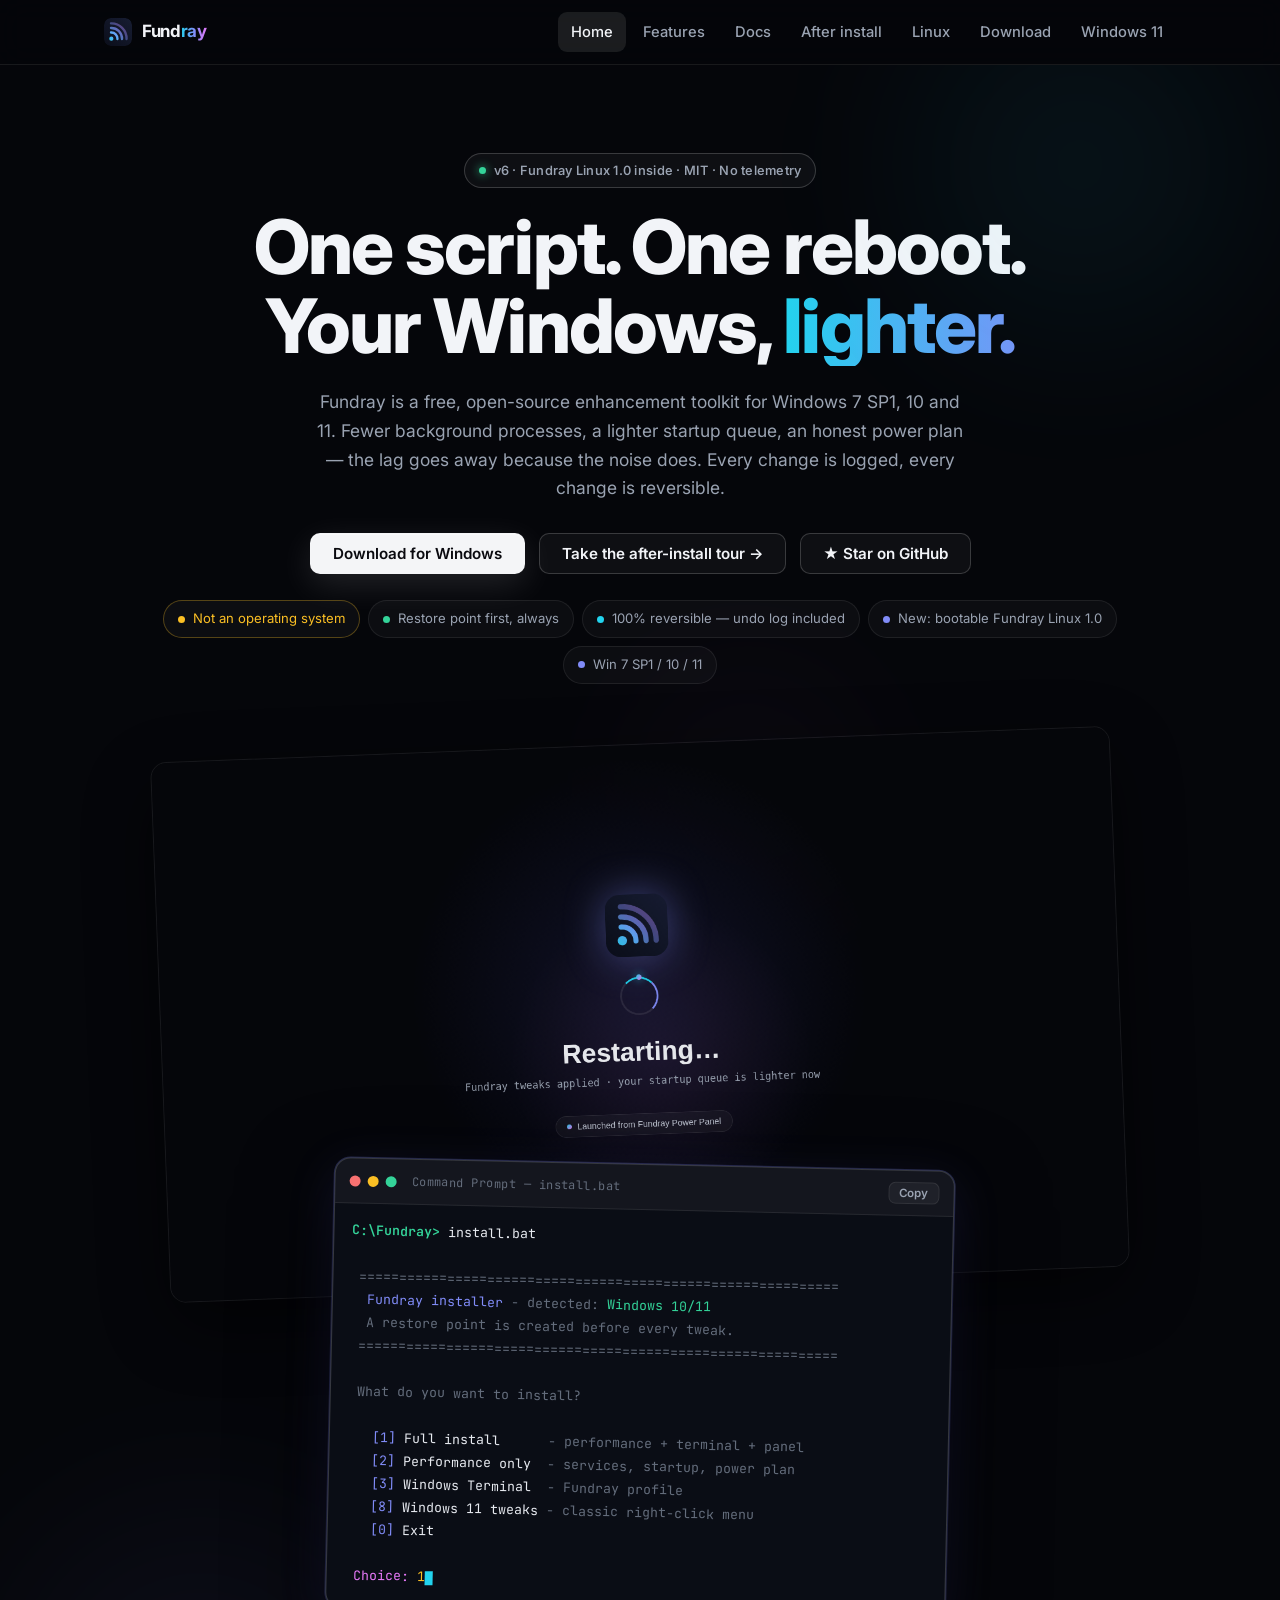
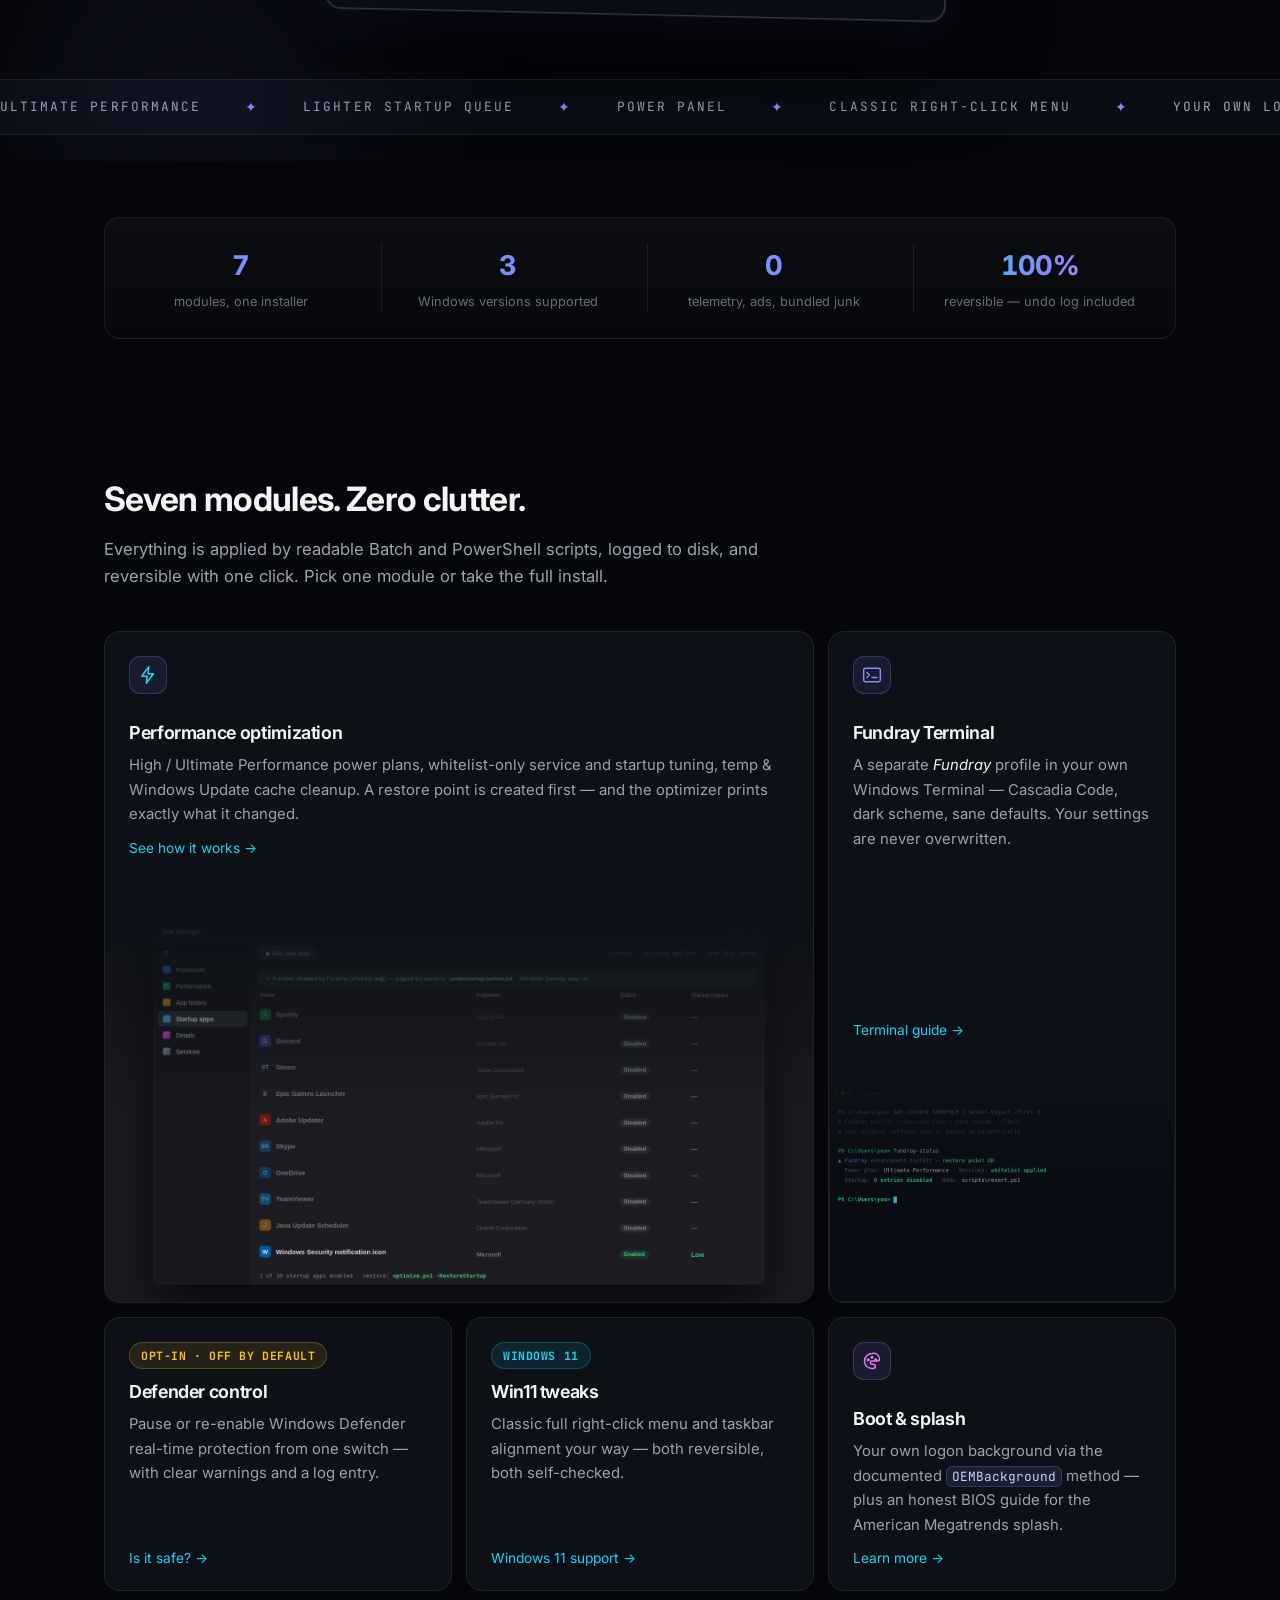
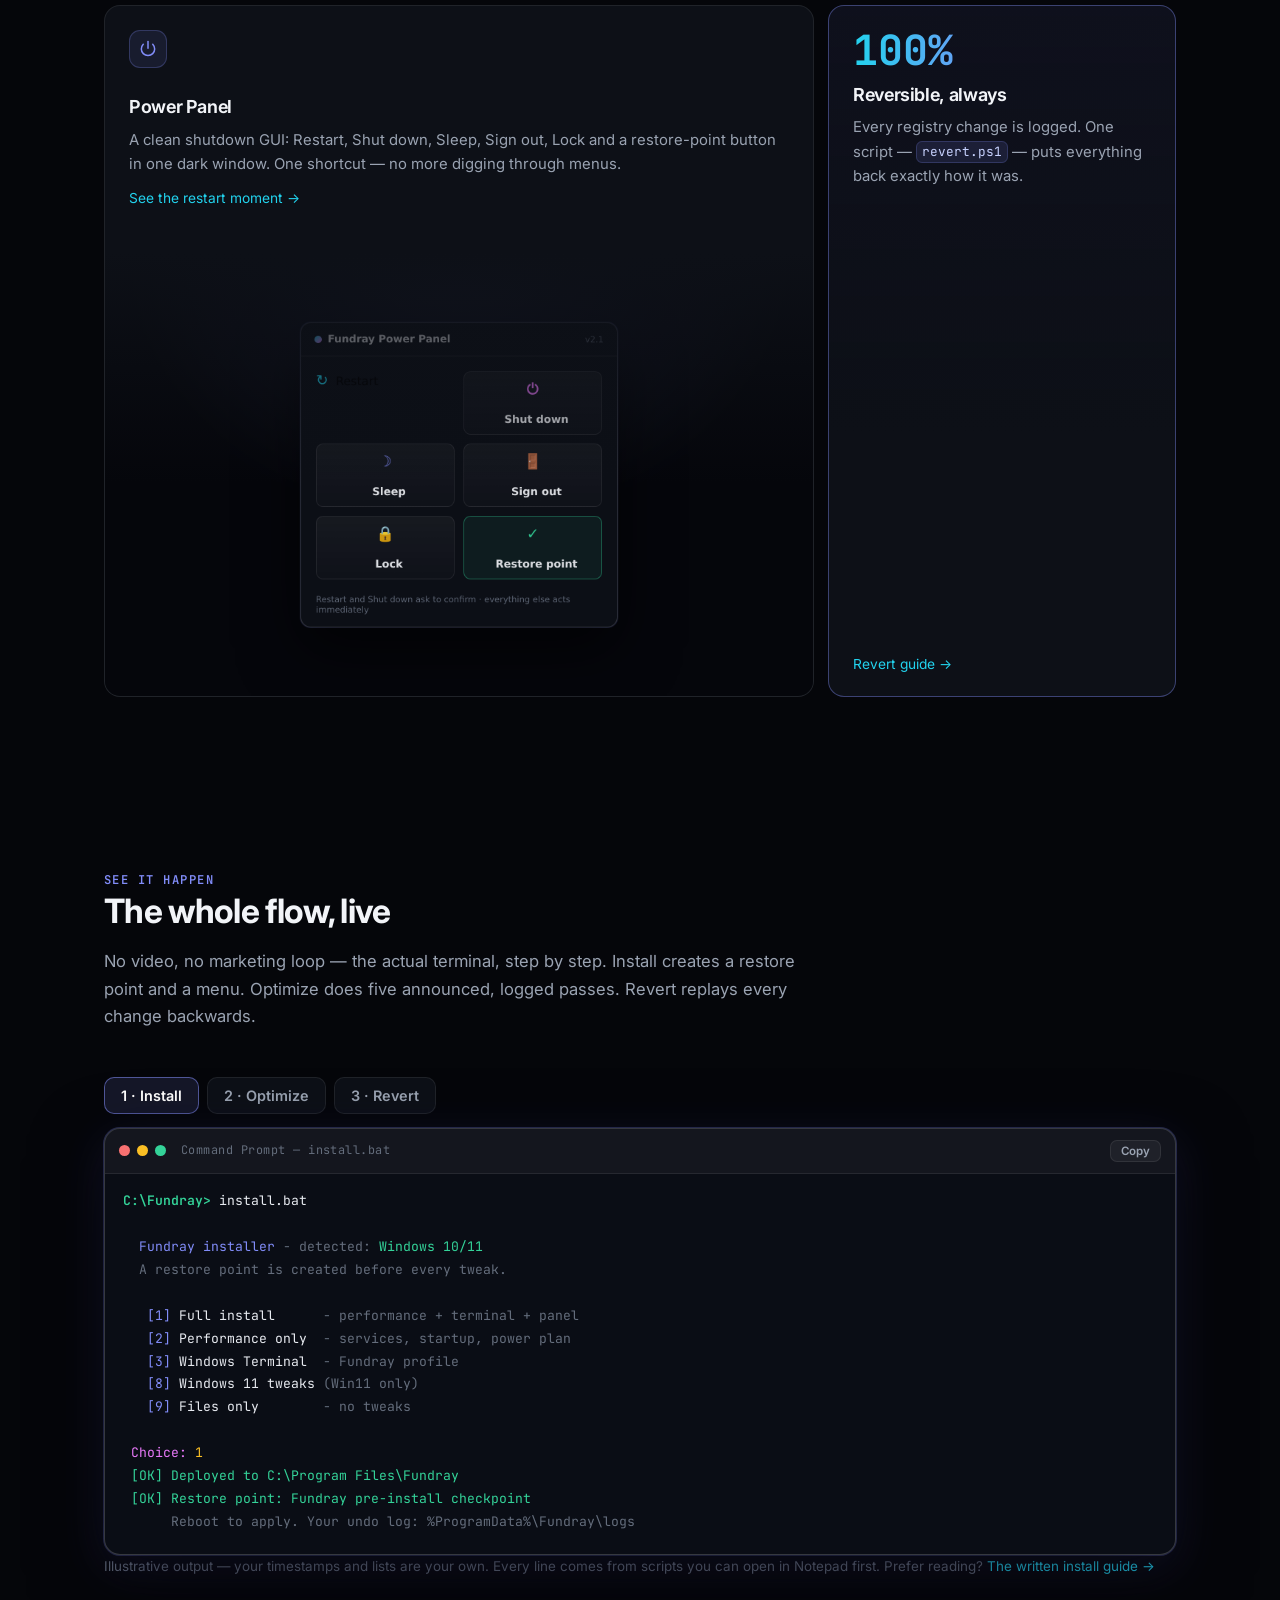
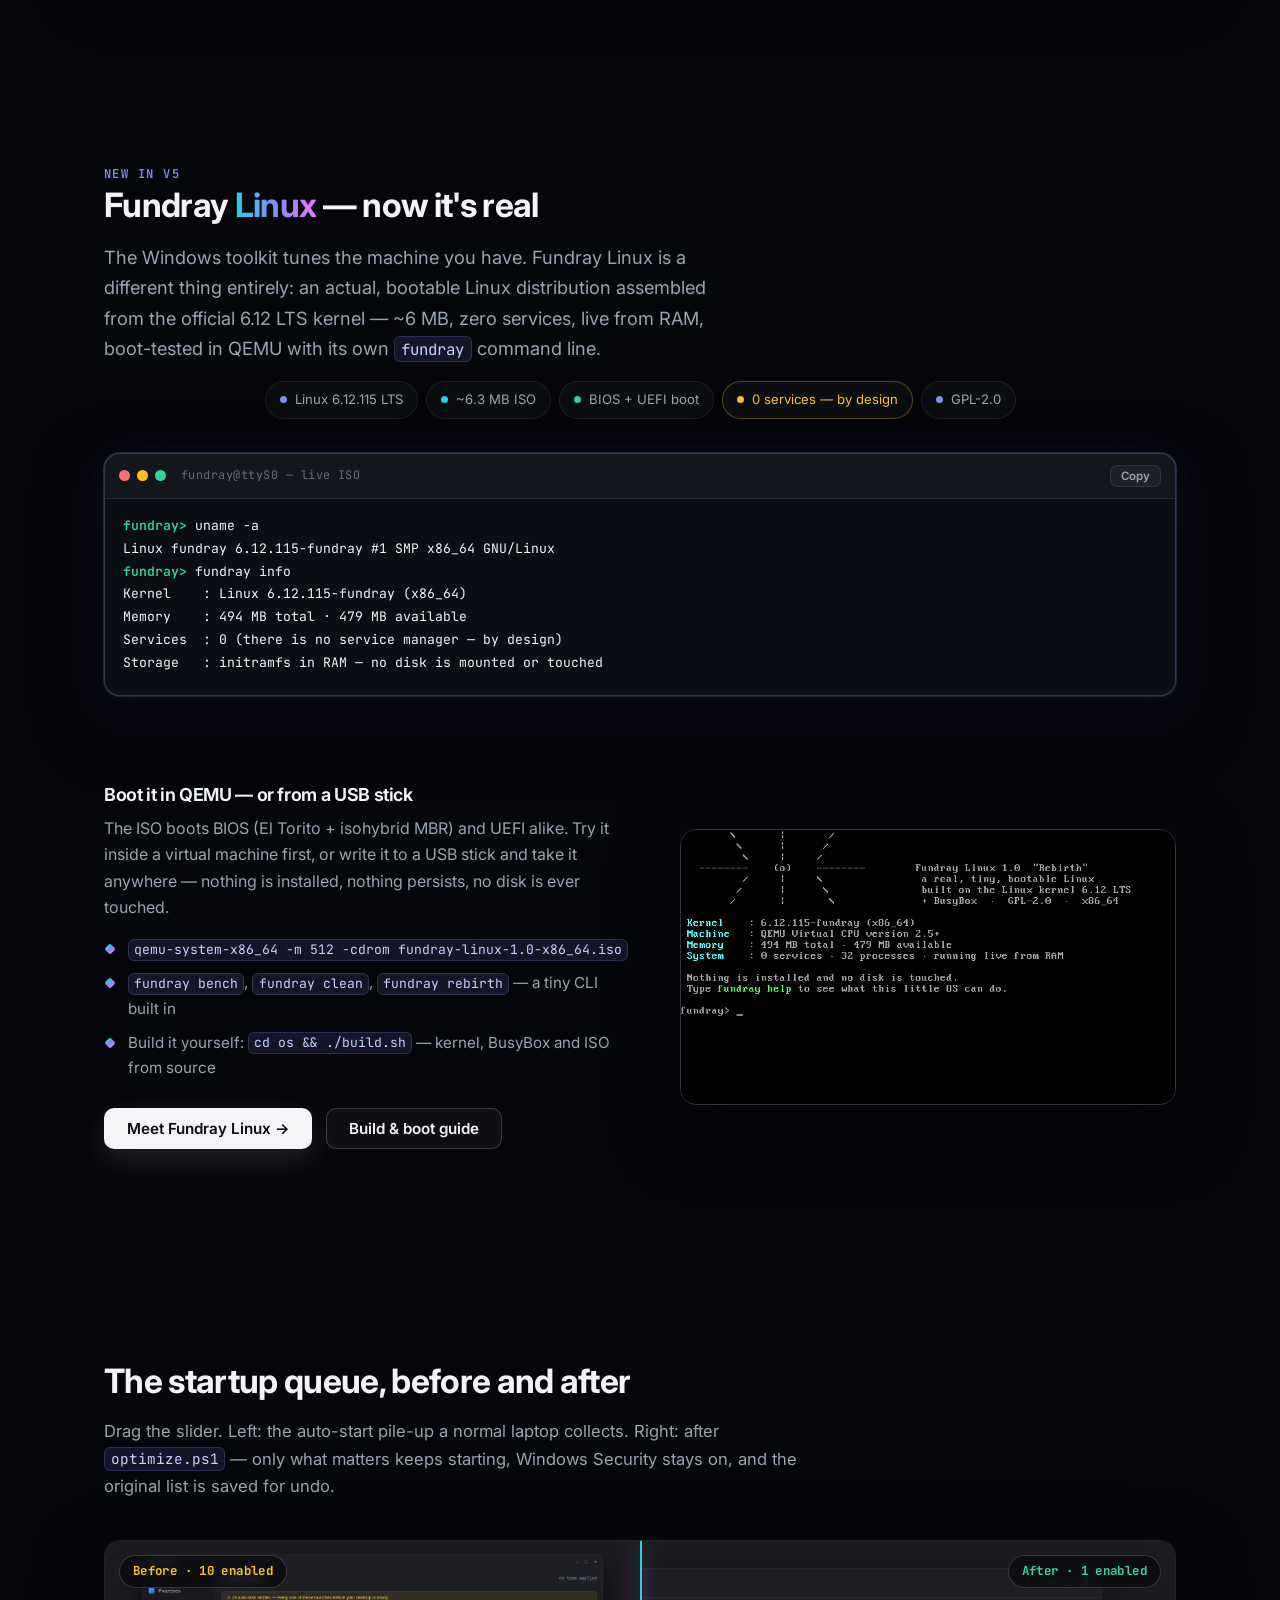
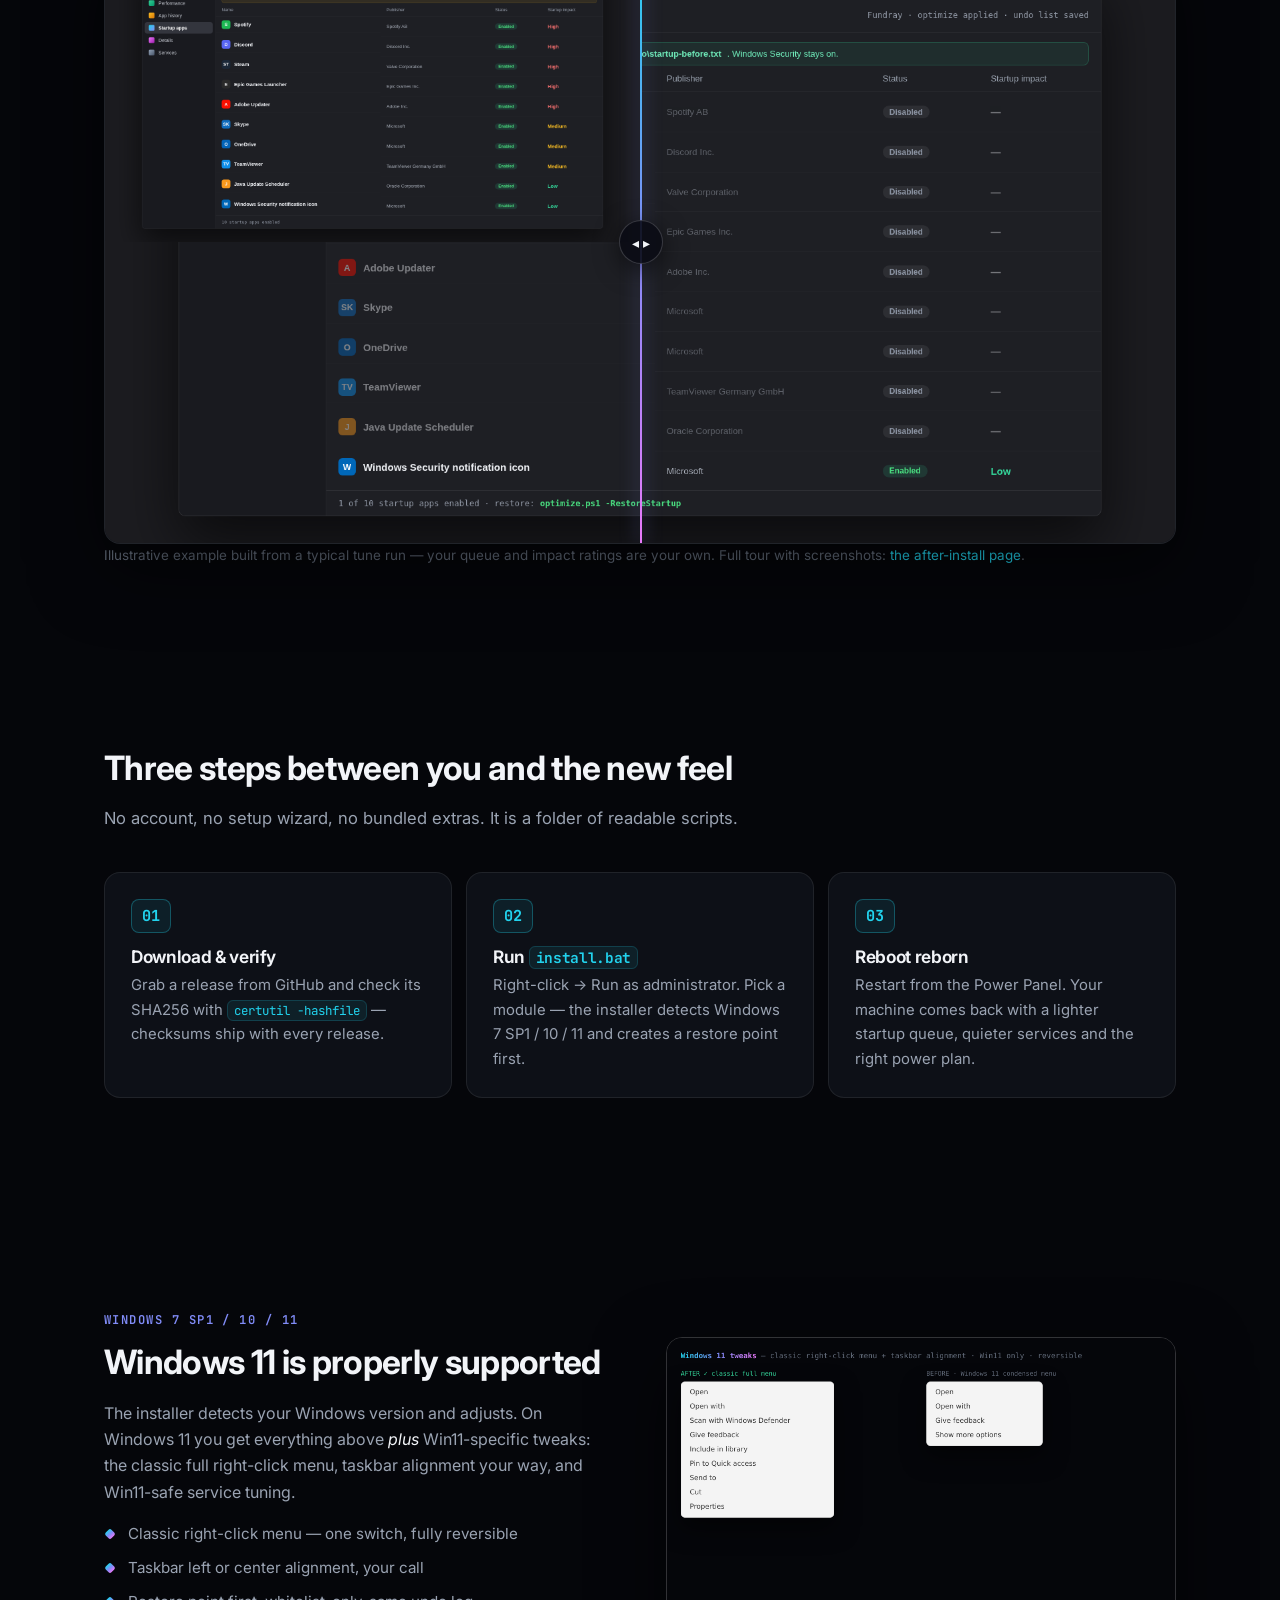
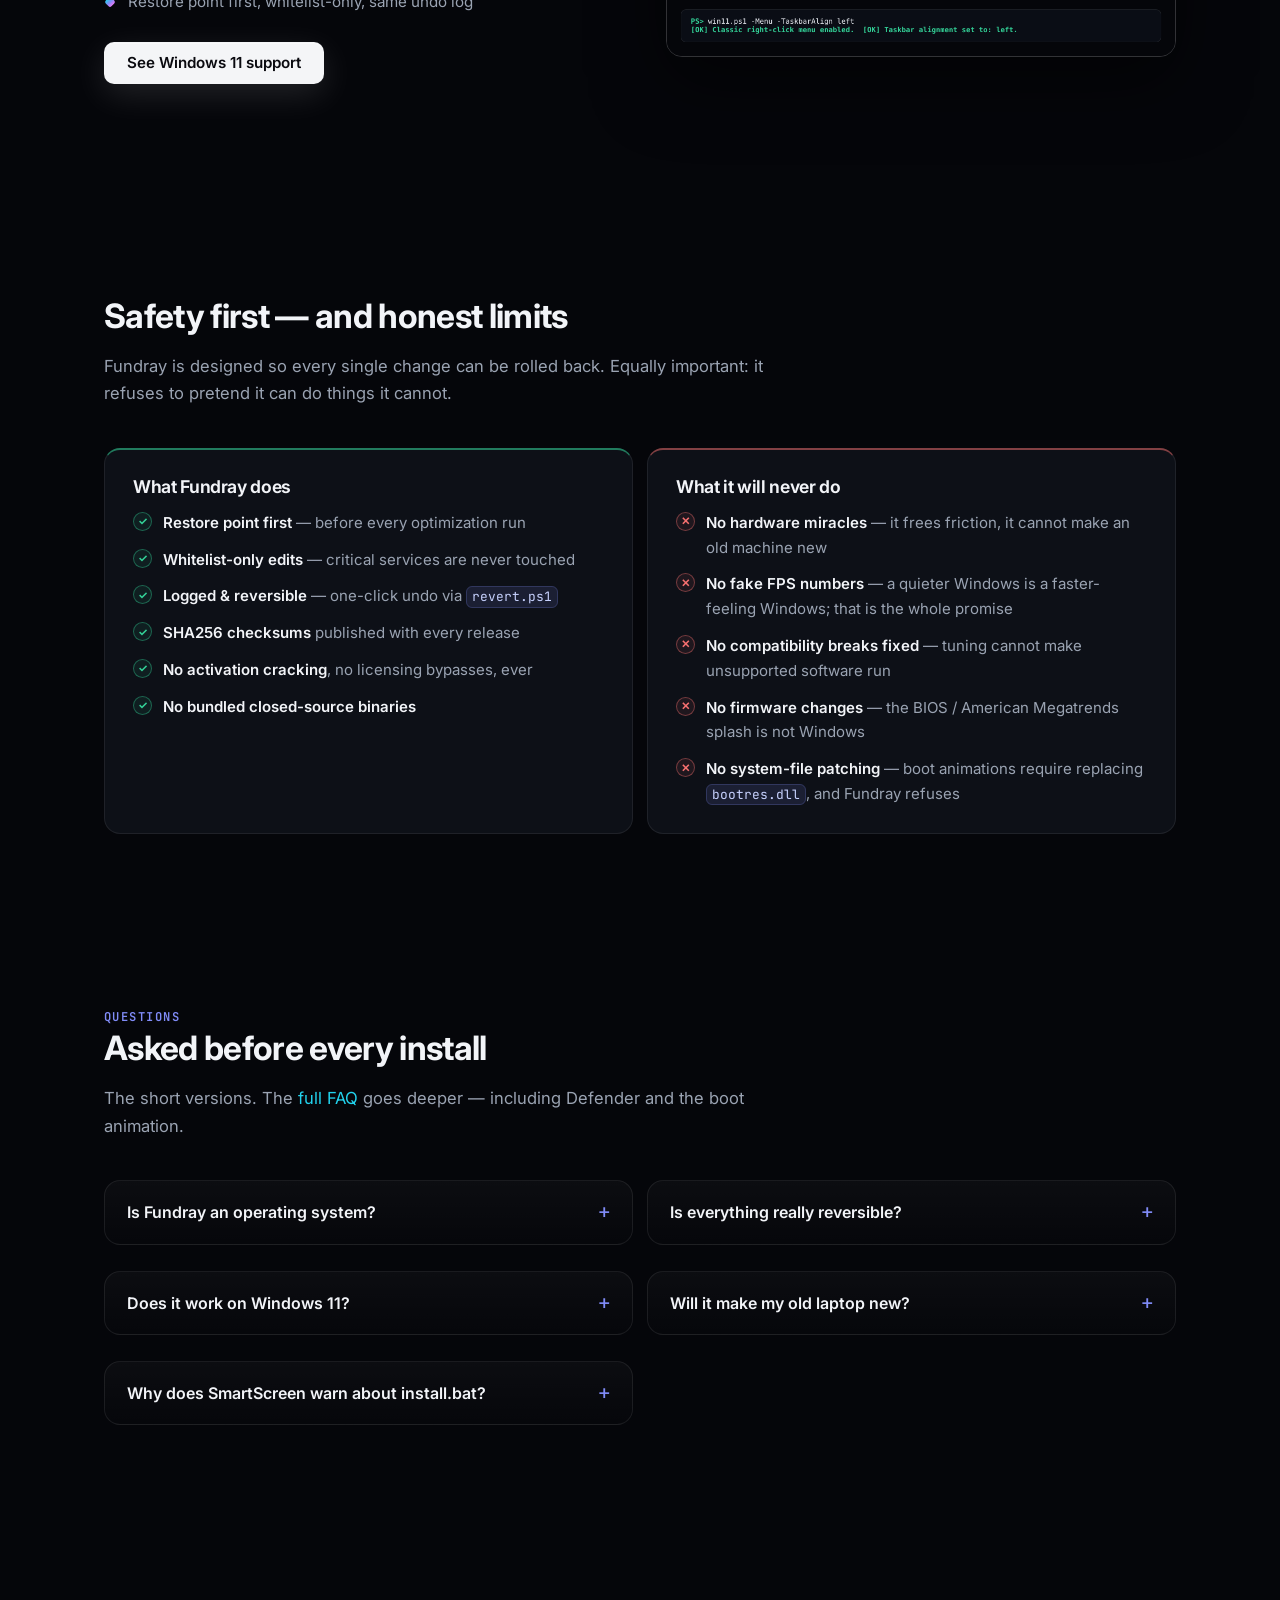
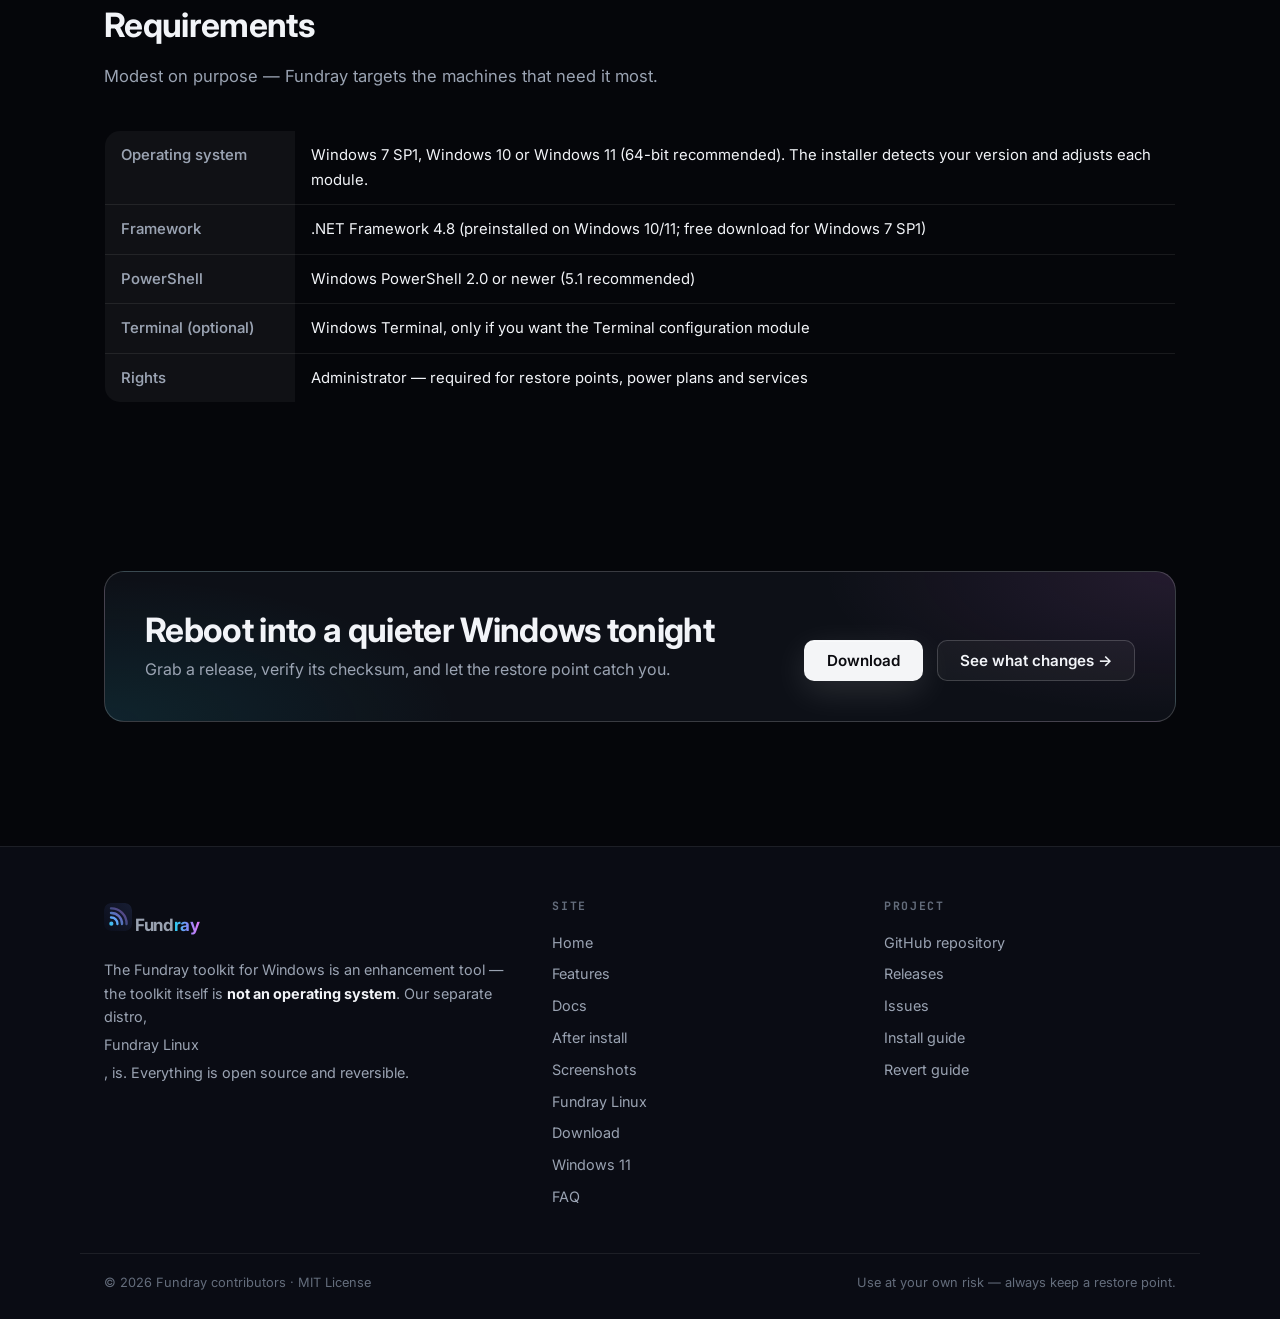
<file: index.html>
<!DOCTYPE html>
<html lang="en">
<head>
  <meta charset="utf-8">
  <meta name="viewport" content="width=device-width, initial-scale=1">
  <title>Fundray — Your Windows, faster. One script, one reboot (not an operating system)</title>
  <meta name="description" content="Fundray is a free, open-source enhancement toolkit for Windows 7 SP1, 10 and 11: fewer background processes, cleaner startup, a faster-feeling laptop. Every change logged, every change reversible. Plus Fundray Linux 1.0 — a real, bootable 6 MB live distribution.">
  <link rel="icon" type="image/svg+xml" href="assets/favicon.svg">
  <link rel="preconnect" href="https://fonts.googleapis.com">
  <link rel="preconnect" href="https://fonts.gstatic.com" crossorigin>
  <link href="https://fonts.googleapis.com/css2?family=Inter:wght@400;500;600;700;800&family=JetBrains+Mono:wght@400;600;700&display=swap" rel="stylesheet">
  <link rel="stylesheet" href="styles.css">
</head>
<body>

  <a class="skip-link" href="#main">Skip to content</a>

  <header class="site-header">
    <div class="nav container">
      <a class="brand" href="index.html">
        <svg class="logo" viewBox="0 0 32 32" xmlns="http://www.w3.org/2000/svg" aria-hidden="true">
          <defs>
            <linearGradient id="frt-home" x1="0" y1="32" x2="32" y2="0" gradientUnits="userSpaceOnUse">
              <stop stop-color="#0b0e1a"/><stop offset="1" stop-color="#171d33"/>
            </linearGradient>
            <linearGradient id="frr-home" x1="4" y1="28" x2="28" y2="4" gradientUnits="userSpaceOnUse">
              <stop stop-color="#22d3ee"/><stop offset="0.55" stop-color="#818cf8"/><stop offset="1" stop-color="#e879f9"/>
            </linearGradient>
          </defs>
          <rect width="32" height="32" rx="7.5" fill="url(#frt-home)"/>
          <circle cx="8.4" cy="23.6" r="2.4" fill="url(#frr-home)"/>
          <path d="M8 16.6 A7 7 0 0 1 15.4 24" fill="none" stroke="url(#frr-home)" stroke-width="2.7" stroke-linecap="round"/>
          <path d="M8 11.4 A12.2 12.2 0 0 1 20.6 24" fill="none" stroke="url(#frr-home)" stroke-width="2.7" stroke-linecap="round" opacity="0.72"/>
          <path d="M8 6.2 A17.4 17.4 0 0 1 25.8 24" fill="none" stroke="url(#frr-home)" stroke-width="2.7" stroke-linecap="round" opacity="0.45"/>
        </svg>
        <span class="brand-name">Fund<span>ray</span></span>
      </a>

      <input type="checkbox" id="nav-toggle" class="nav-toggle" aria-label="Toggle navigation menu">
      <label for="nav-toggle" class="nav-burger" aria-label="Menu">
        <span></span><span></span><span></span>
      </label>

      <ul class="nav-links">
        <li><a href="index.html" class="active">Home</a></li>
        <li><a href="features.html">Features</a></li>
        <li><a href="docs.html">Docs</a></li>
        <li><a href="after.html">After install</a></li>
        <li><a href="os.html">Linux</a></li>
        <li><a href="download.html">Download</a></li>
        <li><a href="windows11.html">Windows 11</a></li>
      </ul>
    </div>
  </header>

  <main id="main">

    <!-- ============ HERO ============ -->
    <section class="hero-v5">
      <div class="aurora" aria-hidden="true"><span class="a1"></span><span class="a2"></span><span class="a3"></span></div>
      <div class="container">
        <span class="pill reveal">v6 &middot; Fundray Linux 1.0 inside &middot; MIT &middot; No telemetry</span>
        <h1 class="reveal d1">One script. One reboot.<br>
        Your Windows, <span class="grad-text anim rot" data-words='["faster.","lighter.","quieter.","smoother."]'>faster.</span></h1>
        <p class="lead reveal d2">Fundray is a free, open-source enhancement toolkit for Windows 7 SP1, 10 and 11.
        Fewer background processes, a lighter startup queue, an honest power plan —
        the lag goes away because the noise does. Every change is logged, every change is reversible.</p>

        <div class="cta-row reveal d3">
          <a class="btn btn-primary" href="download.html">Download for Windows</a>
          <a class="btn btn-ghost" href="after.html">Take the after-install tour &rarr;</a>
          <a class="btn btn-ghost" href="https://github.com/gefrus112/fundray">&#9733; Star on GitHub</a>
        </div>

        <div class="trust-row reveal d3">
          <span class="trust-chip warn"><span class="tdot"></span>Not an operating system</span>
          <span class="trust-chip green"><span class="tdot"></span>Restore point first, always</span>
          <span class="trust-chip cyan"><span class="tdot"></span>100% reversible — undo log included</span>
          <span class="trust-chip indigo"><span class="tdot"></span>New: bootable Fundray Linux 1.0</span>
          <span class="trust-chip indigo"><span class="tdot"></span>Win 7 SP1 / 10 / 11</span>
        </div>

        <div class="hero-stack reveal">
          <div class="win-back">
            <img src="assets/screenshots/restart.png" alt="The Fundray restart screen — logo, spinner, tweaks applied" loading="lazy">
          </div>
          <div class="win-front">
            <div class="term" role="img" aria-label="Terminal window showing the Fundray installer menu">
              <div class="term-bar">
                <span class="term-dot"></span><span class="term-dot"></span><span class="term-dot"></span>
                <span class="term-title">Command Prompt — install.bat</span>
              </div>
              <div class="term-body"><code><span class="t-prompt">C:\Fundray&gt;</span> <span class="t-cmd">install.bat</span>

<span class="t-dim"> ============================================================</span>
<span class="t-acc">  Fundray installer</span> <span class="t-dim">- detected:</span> <span class="t-ok">Windows 10/11</span>
<span class="t-dim">  A restore point is created before every tweak.</span>
<span class="t-dim"> ============================================================</span>

 <span class="t-dim">What do you want to install?</span>

   <span class="t-acc">[1]</span> <span class="t-cmd">Full install</span>      <span class="t-dim">- performance + terminal + panel</span>
   <span class="t-acc">[2]</span> <span class="t-cmd">Performance only</span>  <span class="t-dim">- services, startup, power plan</span>
   <span class="t-acc">[3]</span> <span class="t-cmd">Windows Terminal</span>  <span class="t-dim">- Fundray profile</span>
   <span class="t-acc">[8]</span> <span class="t-cmd">Windows 11 tweaks</span> <span class="t-dim">- classic right-click menu</span>
   <span class="t-acc">[0]</span> <span class="t-cmd">Exit</span>

 <span class="t-sel">Choice:</span> <span class="t-warn">1</span><span class="t-cursor"></span></code></div>
            </div>
          </div>
        </div>
      </div>

      <div class="marquee" aria-hidden="true">
        <div class="marquee-track">
          <div class="m-half">
            <span>ULTIMATE PERFORMANCE</span><span class="m-star">&#10022;</span>
            <span>LIGHTER STARTUP QUEUE</span><span class="m-star">&#10022;</span>
            <span>POWER PANEL</span><span class="m-star">&#10022;</span>
            <span>CLASSIC RIGHT-CLICK MENU</span><span class="m-star">&#10022;</span>
            <span>YOUR OWN LOGON BACKGROUND</span><span class="m-star">&#10022;</span>
            <span>FUNDRAY LINUX 1.0</span><span class="m-star">&#10022;</span>
            <span>LINUX 6.12 LTS</span><span class="m-star">&#10022;</span>
            <span>100% REVERSIBLE</span><span class="m-star">&#10022;</span>
            <span>NO TELEMETRY</span><span class="m-star">&#10022;</span>
          </div>
          <div class="m-half">
            <span>ULTIMATE PERFORMANCE</span><span class="m-star">&#10022;</span>
            <span>LIGHTER STARTUP QUEUE</span><span class="m-star">&#10022;</span>
            <span>POWER PANEL</span><span class="m-star">&#10022;</span>
            <span>CLASSIC RIGHT-CLICK MENU</span><span class="m-star">&#10022;</span>
            <span>YOUR OWN LOGON BACKGROUND</span><span class="m-star">&#10022;</span>
            <span>FUNDRAY LINUX 1.0</span><span class="m-star">&#10022;</span>
            <span>LINUX 6.12 LTS</span><span class="m-star">&#10022;</span>
            <span>100% REVERSIBLE</span><span class="m-star">&#10022;</span>
            <span>NO TELEMETRY</span><span class="m-star">&#10022;</span>
          </div>
        </div>
      </div>
    </section>

    <section class="section-tight">
      <div class="container">
        <div class="stat-band">
          <div class="stat reveal"><div class="stat-num" data-count="7">7</div><p class="stat-label">modules, one installer</p></div>
          <div class="stat reveal d1"><div class="stat-num" data-count="3">3</div><p class="stat-label">Windows versions supported</p></div>
          <div class="stat reveal d2"><div class="stat-num">0</div><p class="stat-label">telemetry, ads, bundled junk</p></div>
          <div class="stat reveal d3"><div class="stat-num" data-count="100" data-suffix="%">100%</div><p class="stat-label">reversible — undo log included</p></div>
        </div>
      </div>
    </section>

    <!-- ============ BENTO ============ -->
    <section class="section" id="modules">
      <div class="container">
        <div class="section-head reveal">
          <h2>Seven modules. Zero clutter.</h2>
          <p>Everything is applied by readable Batch and PowerShell scripts, logged to disk,
          and reversible with one click. Pick one module or take the full install.</p>
        </div>

        <div class="bento">
          <div class="b-tile b-s4 reveal">
            <div class="card-icon">
              <svg viewBox="0 0 24 24" fill="none" stroke="#22d3ee" stroke-width="1.8" stroke-linecap="round" stroke-linejoin="round" aria-hidden="true"><path d="M13 2L4.5 13.5H11L10 22l8.5-11.5H12z"/></svg>
            </div>
            <h3>Performance optimization</h3>
            <p>High / Ultimate Performance power plans, whitelist-only service and startup tuning,
            temp &amp; Windows Update cache cleanup. A restore point is created first — and the
            optimizer prints exactly what it changed.</p>
            <a class="b-link" href="features.html">See how it works &rarr;</a>
            <div class="b-shot"><img src="assets/screenshots/after.png" alt="Task Manager after Fundray — 1 of 10 startup apps enabled" loading="lazy"></div>
          </div>

          <div class="b-tile b-s2 reveal d1">
            <div class="card-icon">
              <svg viewBox="0 0 24 24" fill="none" stroke="#818cf8" stroke-width="1.8" stroke-linecap="round" stroke-linejoin="round" aria-hidden="true"><rect x="2" y="4" width="20" height="16" rx="2"/><path d="M6 9l3 3-3 3M12 15h6"/></svg>
            </div>
            <h3>Fundray Terminal</h3>
            <p>A separate <em>Fundray</em> profile in your own Windows Terminal — Cascadia Code,
            dark scheme, sane defaults. Your settings are never overwritten.</p>
            <a class="b-link" href="docs.html#module-terminal">Terminal guide &rarr;</a>
            <div class="b-shot"><img src="assets/screenshots/terminal.png" alt="The Fundray profile inside Windows Terminal" loading="lazy"></div>
          </div>

          <div class="b-tile b-s2 reveal">
            <span class="b-acc amber">Opt-in &middot; off by default</span>
            <h3>Defender control</h3>
            <p>Pause or re-enable Windows Defender real-time protection from one switch — with
            clear warnings and a log entry.</p>
            <a class="b-link" href="faq.html">Is it safe? &rarr;</a>
          </div>

          <div class="b-tile b-s2 reveal d1">
            <span class="b-acc blue">Windows 11</span>
            <h3>Win11 tweaks</h3>
            <p>Classic full right-click menu and taskbar alignment your way — both reversible,
            both self-checked.</p>
            <a class="b-link" href="windows11.html">Windows 11 support &rarr;</a>
          </div>

          <div class="b-tile b-s2 reveal d2">
            <div class="card-icon">
              <svg viewBox="0 0 24 24" fill="none" stroke="#e879f9" stroke-width="1.8" stroke-linecap="round" stroke-linejoin="round" aria-hidden="true"><path d="M12 3a9 9 0 1 0 0 18h1.5a2.5 2.5 0 0 0 0-5H12a2 2 0 0 1 0-4h7a2 2 0 0 0 2-2 7 7 0 0 0-9-7z"/><circle cx="7.5" cy="10.5" r="1"/><circle cx="12" cy="7.5" r="1"/><circle cx="16.5" cy="10.5" r="1"/></svg>
            </div>
            <h3>Boot &amp; splash</h3>
            <p>Your own logon background via the documented <code>OEMBackground</code> method —
            plus an honest BIOS guide for the American Megatrends splash.</p>
            <a class="b-link" href="docs.html#module-boot">Learn more &rarr;</a>
          </div>

          <div class="b-tile b-s4 reveal">
            <div class="card-icon">
              <svg viewBox="0 0 24 24" fill="none" stroke="#818cf8" stroke-width="1.8" stroke-linecap="round" stroke-linejoin="round" aria-hidden="true"><path d="M12 3v8"/><path d="M6.3 6.3a8 8 0 1 0 11.4 0"/></svg>
            </div>
            <h3>Power Panel</h3>
            <p>A clean shutdown GUI: Restart, Shut down, Sleep, Sign out, Lock and a restore-point
            button in one dark window. One shortcut — no more digging through menus.</p>
            <a class="b-link" href="after.html#restart">See the restart moment &rarr;</a>
            <div class="b-shot"><img src="assets/screenshots/powerpanel.png" alt="Fundray Power Panel — dark shutdown GUI" loading="lazy"></div>
          </div>

          <div class="b-tile b-s2 accent reveal d1">
            <div class="b-num">100%</div>
            <h3>Reversible, always</h3>
            <p>Every registry change is logged. One script — <code>revert.ps1</code> — puts
            everything back exactly how it was.</p>
            <a class="b-link" href="docs.html#revert">Revert guide &rarr;</a>
          </div>
        </div>
      </div>
    </section>

    <!-- ============ THE FLOW (tabbed live terminals) ============ -->
    <section class="section" id="flow">
      <div class="container">
        <div class="section-head reveal">
          <span class="kicker">See it happen</span>
          <h2>The whole flow, live</h2>
          <p>No video, no marketing loop — the actual terminal, step by step.
          Install creates a restore point and a menu. Optimize does five announced, logged
          passes. Revert replays every change backwards.</p>
        </div>

        <div class="flow-tabs js-tabs reveal">
          <div class="tab-bar" role="tablist" aria-label="Fundray terminal walkthrough">
            <button class="tab-btn active" type="button">1 &middot; Install</button>
            <button class="tab-btn" type="button">2 &middot; Optimize</button>
            <button class="tab-btn" type="button">3 &middot; Revert</button>
          </div>

          <div class="tab-panes">
            <div class="tab-pane active">
              <div class="term">
                <div class="term-bar"><span class="term-dot"></span><span class="term-dot"></span><span class="term-dot"></span><span class="term-title">Command Prompt — install.bat</span></div>
                <div class="term-body"><code><span class="t-prompt">C:\Fundray&gt;</span> <span class="t-cmd">install.bat</span>

<span class="t-acc">  Fundray installer</span> <span class="t-dim">- detected:</span> <span class="t-ok">Windows 10/11</span>
<span class="t-dim">  A restore point is created before every tweak.</span>

   <span class="t-acc">[1]</span> <span class="t-cmd">Full install</span>      <span class="t-dim">- performance + terminal + panel</span>
   <span class="t-acc">[2]</span> <span class="t-cmd">Performance only</span>  <span class="t-dim">- services, startup, power plan</span>
   <span class="t-acc">[3]</span> <span class="t-cmd">Windows Terminal</span>  <span class="t-dim">- Fundray profile</span>
   <span class="t-acc">[8]</span> <span class="t-cmd">Windows 11 tweaks</span> <span class="t-dim">(Win11 only)</span>
   <span class="t-acc">[9]</span> <span class="t-cmd">Files only</span>        <span class="t-dim">- no tweaks</span>

 <span class="t-sel">Choice:</span> <span class="t-warn">1</span>
<span class="t-ok"> [OK] Deployed to C:\Program Files\Fundray</span>
<span class="t-ok"> [OK] Restore point: Fundray pre-install checkpoint</span>
<span class="t-dim">      Reboot to apply. Your undo log: %ProgramData%\Fundray\logs</span></code></div>
              </div>
            </div>

            <div class="tab-pane">
              <div class="term">
                <div class="term-bar"><span class="term-dot"></span><span class="term-dot"></span><span class="term-dot"></span><span class="term-title">PowerShell — optimize.ps1 -All</span></div>
                <div class="term-body"><code><span class="t-prompt">PS&gt;</span> <span class="t-cmd">powershell -NoProfile -ExecutionPolicy Bypass -File scripts\optimize.ps1 -All</span>
<span class="t-dim"> 09:14:02 === Fundray performance optimization started ===</span>
<span class="t-dim"> 09:14:02 OS: Windows 10 Pro</span>
<span class="t-dim"> 09:14:03 [1/5] Ensuring a system restore point exists...</span>
<span class="t-ok"> 09:14:09       Restore point created.</span>
<span class="t-ok"> 09:14:09 [3/5] Startup: 6 entries disabled (list saved).</span>
<span class="t-ok"> 09:14:11 [4/5] Power plan: Ultimate Performance.</span>
<span class="t-ok"> 09:14:12 [5/5] Temp + Windows Update cache cleaned.</span>
<span class="t-dim"> 09:14:12 === Done. Run scripts\revert.ps1 to undo. ===</span></code></div>
              </div>
            </div>

            <div class="tab-pane">
              <div class="term">
                <div class="term-bar"><span class="term-dot"></span><span class="term-dot"></span><span class="term-dot"></span><span class="term-title">PowerShell — revert.ps1</span></div>
                <div class="term-body"><code><span class="t-prompt">PS&gt;</span> <span class="t-cmd">powershell -NoProfile -ExecutionPolicy Bypass -File scripts\revert.ps1</span>
<span class="t-ok"> Reverting from 1 change log(s): changes-20261102-091402.csv</span>
<span class="t-ok"> [OK] Registry values restored from log.</span>
<span class="t-ok"> [OK] Startup entries re-enabled from saved list.</span>
<span class="t-ok"> [OK] Previous power plan active again.</span>
<span class="t-dim">      Done — everything back the way it was.</span></code></div>
              </div>
            </div>
          </div>
        </div>

        <p class="footnote reveal">Illustrative output — your timestamps and lists are your own.
        Every line comes from scripts you can open in Notepad first. Prefer reading?
        <a href="docs.html#install">The written install guide &rarr;</a></p>
      </div>
    </section>

    <!-- ============ LINUX ============ -->
    <section class="section" id="linux">
      <div class="container">
        <span class="kicker reveal">New in v5</span>
        <h2 class="reveal d1">Fundray <span class="grad-text">Linux</span> — now it's real</h2>
        <p class="lead reveal d2">The Windows toolkit tunes the machine you have. Fundray Linux
        is a different thing entirely: an actual, bootable Linux distribution assembled from the
        official 6.12 LTS kernel — ~6&nbsp;MB, zero services, live from RAM, boot-tested in
        QEMU with its own <code>fundray</code> command line.</p>

        <div class="trust-row reveal d2" style="margin-top:18px;">
          <span class="trust-chip indigo"><span class="tdot"></span>Linux 6.12.115 LTS</span>
          <span class="trust-chip cyan"><span class="tdot"></span>~6.3 MB ISO</span>
          <span class="trust-chip green"><span class="tdot"></span>BIOS + UEFI boot</span>
          <span class="trust-chip warn"><span class="tdot"></span>0 services — by design</span>
          <span class="trust-chip indigo"><span class="tdot"></span>GPL-2.0</span>
        </div>

        <div class="term reveal d2" style="margin-top:34px;">
          <div class="term-bar"><span class="term-dot"></span><span class="term-dot"></span><span class="term-dot"></span><span class="term-title">fundray@ttyS0 — live ISO</span></div>
          <div class="term-body"><code><span class="t-prompt">fundray&gt;</span> uname -a
Linux fundray 6.12.115-fundray #1 SMP x86_64 GNU/Linux
<span class="t-prompt">fundray&gt;</span> fundray info
Kernel    : Linux 6.12.115-fundray (x86_64)
Memory    : 494 MB total · 479 MB available
Services  : 0 (there is no service manager — by design)
Storage   : initramfs in RAM — no disk is mounted or touched</code></div>
        </div>

        <div class="feature-row" style="margin-top:44px;">
          <div class="feature-copy">
            <h3>Boot it in QEMU — or from a USB stick</h3>
            <p>The ISO boots BIOS (El Torito + isohybrid MBR) and UEFI alike. Try it inside
            a virtual machine first, or write it to a USB stick and take it anywhere —
            nothing is installed, nothing persists, no disk is ever touched.</p>
            <ul>
              <li><code>qemu-system-x86_64 -m 512 -cdrom fundray-linux-1.0-x86_64.iso</code></li>
              <li><code>fundray bench</code>, <code>fundray clean</code>, <code>fundray rebirth</code> — a tiny CLI built in</li>
              <li>Build it yourself: <code>cd os &amp;&amp; ./build.sh</code> — kernel, BusyBox and ISO from source</li>
            </ul>
            <div class="cta-row">
              <a class="btn btn-primary" href="os.html">Meet Fundray Linux &rarr;</a>
              <a class="btn btn-ghost" href="docs.html#linux-quickstart">Build &amp; boot guide</a>
            </div>
          </div>
          <div class="feature-shot">
            <img src="assets/screenshots/os-boot.png" alt="Fundray Linux 1.0 booting to its live console" loading="lazy">
          </div>
        </div>
      </div>
    </section>

    <!-- ============ BEFORE / AFTER ============ -->
    <section class="section" id="after">
      <div class="container">
        <div class="section-head reveal">
          <h2>The startup queue, before and after</h2>
          <p>Drag the slider. Left: the auto-start pile-up a normal laptop collects. Right:
          after <code>optimize.ps1</code> — only what matters keeps starting, Windows Security
          stays on, and the original list is saved for undo.</p>
        </div>

        <div class="compare reveal" role="group" aria-label="Before and after comparison of the Windows startup app list">
          <img src="assets/screenshots/after.png" alt="Task Manager after Fundray — 1 of 10 startup apps enabled">
          <div class="cmp-before">
            <img src="assets/screenshots/before.png" alt="Task Manager before Fundray — 10 startup apps enabled">
          </div>
          <span class="cmp-tag cmp-tag-before">Before &middot; 10 enabled</span>
          <span class="cmp-tag cmp-tag-after">After &middot; 1 enabled</span>
          <div class="cmp-handle" aria-hidden="true"></div>
          <input class="cmp-range" type="range" min="0" max="100" value="50" aria-label="Drag to compare before and after">
        </div>

        <p class="footnote reveal">Illustrative example built from a typical tune run — your queue
        and impact ratings are your own. Full tour with screenshots:
        <a href="after.html">the after-install page</a>.</p>
      </div>
    </section>

    <!-- ============ 3 STEPS ============ -->
    <section class="section" id="how">
      <div class="container">
        <div class="section-head reveal">
          <h2>Three steps between you and the new feel</h2>
          <p>No account, no setup wizard, no bundled extras. It is a folder of readable scripts.</p>
        </div>
        <div class="steps-v5">
          <div class="step-v5 reveal">
            <span class="step-num">01</span>
            <h3>Download &amp; verify</h3>
            <p>Grab a release from GitHub and check its SHA256 with
            <code>certutil -hashfile</code> — checksums ship with every release.</p>
          </div>
          <div class="step-v5 reveal d1">
            <span class="step-num">02</span>
            <h3>Run <code>install.bat</code></h3>
            <p>Right-click &rarr; Run as administrator. Pick a module — the installer detects
            Windows 7 SP1 / 10 / 11 and creates a restore point first.</p>
          </div>
          <div class="step-v5 reveal d2">
            <span class="step-num">03</span>
            <h3>Reboot reborn</h3>
            <p>Restart from the Power Panel. Your machine comes back with a lighter startup
            queue, quieter services and the right power plan.</p>
          </div>
        </div>
      </div>
    </section>

    <!-- ============ WINDOWS 11 ============ -->
    <section class="section" id="windows11">
      <div class="container">
        <div class="feature-row">
          <div class="feature-copy">
            <div class="kicker">Windows 7 SP1 / 10 / 11</div>
            <h2>Windows 11 is properly supported</h2>
            <p>The installer detects your Windows version and adjusts. On Windows 11 you get
            everything above <em>plus</em> Win11-specific tweaks: the classic full right-click menu,
            taskbar alignment your way, and Win11-safe service tuning.</p>
            <ul>
              <li>Classic right-click menu — one switch, fully reversible</li>
              <li>Taskbar left or center alignment, your call</li>
              <li>Restore point first, whitelist-only, same undo log</li>
            </ul>
            <div class="cta-row">
              <a class="btn btn-primary" href="windows11.html">See Windows 11 support</a>
            </div>
          </div>
          <div class="feature-shot">
            <img src="assets/screenshots/win11.png" alt="Fundray Windows 11 tweaks — classic right-click menu and taskbar options" loading="lazy">
          </div>
        </div>
      </div>
    </section>

    <!-- ============ HONESTY ============ -->
    <section class="section" id="safety">
      <div class="container">
        <div class="section-head reveal">
          <h2>Safety first — and honest limits</h2>
          <p>Fundray is designed so every single change can be rolled back. Equally important:
          it refuses to pretend it can do things it cannot.</p>
        </div>
        <div class="honesty">
          <div class="h-col good reveal">
            <h3>What Fundray does</h3>
            <ul class="h-list">
              <li class="ok"><strong>Restore point first</strong> — before every optimization run</li>
              <li class="ok"><strong>Whitelist-only edits</strong> — critical services are never touched</li>
              <li class="ok"><strong>Logged &amp; reversible</strong> — one-click undo via <code>revert.ps1</code></li>
              <li class="ok"><strong>SHA256 checksums</strong> published with every release</li>
              <li class="ok"><strong>No activation cracking</strong>, no licensing bypasses, ever</li>
              <li class="ok"><strong>No bundled closed-source binaries</strong></li>
            </ul>
          </div>
          <div class="h-col never reveal d1">
            <h3>What it will never do</h3>
            <ul class="h-list">
              <li class="no"><strong>No hardware miracles</strong> — it frees friction, it cannot make an old machine new</li>
              <li class="no"><strong>No fake FPS numbers</strong> — a quieter Windows is a faster-feeling Windows; that is the whole promise</li>
              <li class="no"><strong>No compatibility breaks fixed</strong> — tuning cannot make unsupported software run</li>
              <li class="no"><strong>No firmware changes</strong> — the BIOS / American Megatrends splash is not Windows</li>
              <li class="no"><strong>No system-file patching</strong> — boot animations require replacing <code>bootres.dll</code>, and Fundray refuses</li>
            </ul>
          </div>
        </div>
      </div>
    </section>

    <!-- ============ FAQ ============ -->
    <section class="section" id="faq-home">
      <div class="container">
        <div class="section-head reveal">
          <span class="kicker">Questions</span>
          <h2>Asked before every install</h2>
          <p>The short versions. The <a href="faq.html">full FAQ</a> goes deeper — including
          Defender and the boot animation.</p>
        </div>
        <div class="home-faq">
          <details class="faq-item reveal">
            <summary>Is Fundray an operating system?</summary>
            <div class="faq-body"><p>No — and it never claims to be. The Windows toolkit tunes
            the Windows installation you already have. Our separate distribution,
            <a href="os.html">Fundray Linux</a>, <em>is</em> a real operating system — a bootable
            live distro built from the official Linux kernel.</p></div>
          </details>
          <details class="faq-item reveal d1">
            <summary>Is everything really reversible?</summary>
            <div class="faq-body"><p>Yes. Every change is written to an undo log in
            <code>%ProgramData%\Fundray\logs</code>, <code>revert.ps1</code> replays it backwards,
            a restore point is created before every run, and <code>uninstall.bat</code> removes
            Fundray completely. See <a href="docs.html#revert">Revert everything</a>.</p></div>
          </details>
          <details class="faq-item reveal">
            <summary>Does it work on Windows 11?</summary>
            <div class="faq-body"><p>Yes — the installer detects Windows 11 and unlocks the
            Win11 module: the classic full right-click menu and taskbar alignment, both
            documented registry settings, both in the undo log.
            <a href="windows11.html">Windows 11 support &rarr;</a></p></div>
          </details>
          <details class="faq-item reveal d1">
            <summary>Will it make my old laptop new?</summary>
            <div class="faq-body"><p>Honestly? No software can. Fundray removes the friction —
            auto-start pile-ups, noisy services, wrong power plans — so the hardware you have
            stops getting in its own way. A quieter Windows is a faster-feeling Windows; that is
            the whole promise, and there are no fake FPS numbers here.</p></div>
          </details>
          <details class="faq-item reveal">
            <summary>Why does SmartScreen warn about install.bat?</summary>
            <div class="faq-body"><p>The batch file is unsigned, so Windows cannot vouch for it —
            that is expected for open-source scripts, not a malware verdict. Verify the SHA256
            checksum, read <code>install.bat</code> in Notepad, then choose
            <em>More info &rarr; Run anyway</em>. <a href="docs.html#smartscreen">Details &rarr;</a></p></div>
          </details>
        </div>
      </div>
    </section>

    <!-- ============ REQUIREMENTS ============ -->
    <section class="section">
      <div class="container">
        <div class="section-head">
          <h2>Requirements</h2>
          <p>Modest on purpose — Fundray targets the machines that need it most.</p>
        </div>
        <table class="req-table">
          <tr>
            <th scope="row">Operating system</th>
            <td>Windows 7 SP1, Windows 10 or Windows 11 (64-bit recommended).
            The installer detects your version and adjusts each module.</td>
          </tr>
          <tr>
            <th scope="row">Framework</th>
            <td>.NET Framework 4.8 (preinstalled on Windows 10/11; free download for Windows 7 SP1)</td>
          </tr>
          <tr>
            <th scope="row">PowerShell</th>
            <td>Windows PowerShell 2.0 or newer (5.1 recommended)</td>
          </tr>
          <tr>
            <th scope="row">Terminal (optional)</th>
            <td>Windows Terminal, only if you want the Terminal configuration module</td>
          </tr>
          <tr>
            <th scope="row">Rights</th>
            <td>Administrator — required for restore points, power plans and services</td>
          </tr>
        </table>
      </div>
    </section>

    <section class="section">
      <div class="container">
        <div class="cta-band">
          <div>
            <h2>Reboot into a quieter Windows tonight</h2>
            <p>Grab a release, verify its checksum, and let the restore point catch you.</p>
          </div>
          <div class="cta-row">
            <a class="btn btn-primary" href="download.html">Download</a>
            <a class="btn btn-ghost" href="after.html">See what changes &rarr;</a>
          </div>
        </div>
      </div>
    </section>

  </main>

  <footer class="site-footer">
    <div class="container footer-grid">
      <div>
        <a class="brand" href="index.html">
          <svg class="logo" viewBox="0 0 32 32" xmlns="http://www.w3.org/2000/svg" aria-hidden="true">
            <rect width="32" height="32" rx="7.5" fill="url(#frt-home)"/>
            <circle cx="8.4" cy="23.6" r="2.4" fill="url(#frr-home)"/>
            <path d="M8 16.6 A7 7 0 0 1 15.4 24" fill="none" stroke="url(#frr-home)" stroke-width="2.7" stroke-linecap="round"/>
            <path d="M8 11.4 A12.2 12.2 0 0 1 20.6 24" fill="none" stroke="url(#frr-home)" stroke-width="2.7" stroke-linecap="round" opacity="0.72"/>
            <path d="M8 6.2 A17.4 17.4 0 0 1 25.8 24" fill="none" stroke="url(#frr-home)" stroke-width="2.7" stroke-linecap="round" opacity="0.45"/>
          </svg>
          <span class="brand-name">Fund<span>ray</span></span>
        </a>
        <p>The Fundray toolkit for Windows is an enhancement tool — the toolkit itself is
        <strong>not an operating system</strong>. Our separate distro,
        <a href="os.html">Fundray Linux</a>, is. Everything is open source and reversible.</p>
      </div>
      <div>
        <h4>Site</h4>
        <a href="index.html">Home</a>
        <a href="features.html">Features</a>
        <a href="docs.html">Docs</a>
        <a href="after.html">After install</a>
        <a href="screenshots.html">Screenshots</a>
        <a href="os.html">Fundray Linux</a>
        <a href="download.html">Download</a>
        <a href="windows11.html">Windows 11</a>
        <a href="faq.html">FAQ</a>
      </div>
      <div>
        <h4>Project</h4>
        <a href="https://github.com/gefrus112/fundray">GitHub repository</a>
        <a href="https://github.com/gefrus112/fundray/releases">Releases</a>
        <a href="https://github.com/gefrus112/fundray/issues">Issues</a>
        <a href="docs/install.md">Install guide</a>
        <a href="docs/revert.md">Revert guide</a>
      </div>
    </div>
    <div class="container footer-bottom">
      <span>&copy; 2026 Fundray contributors &middot; MIT License</span>
      <span>Use at your own risk — always keep a restore point.</span>
    </div>
  </footer>

  <script src="site.js" defer></script>
</body>
</html>
</file>
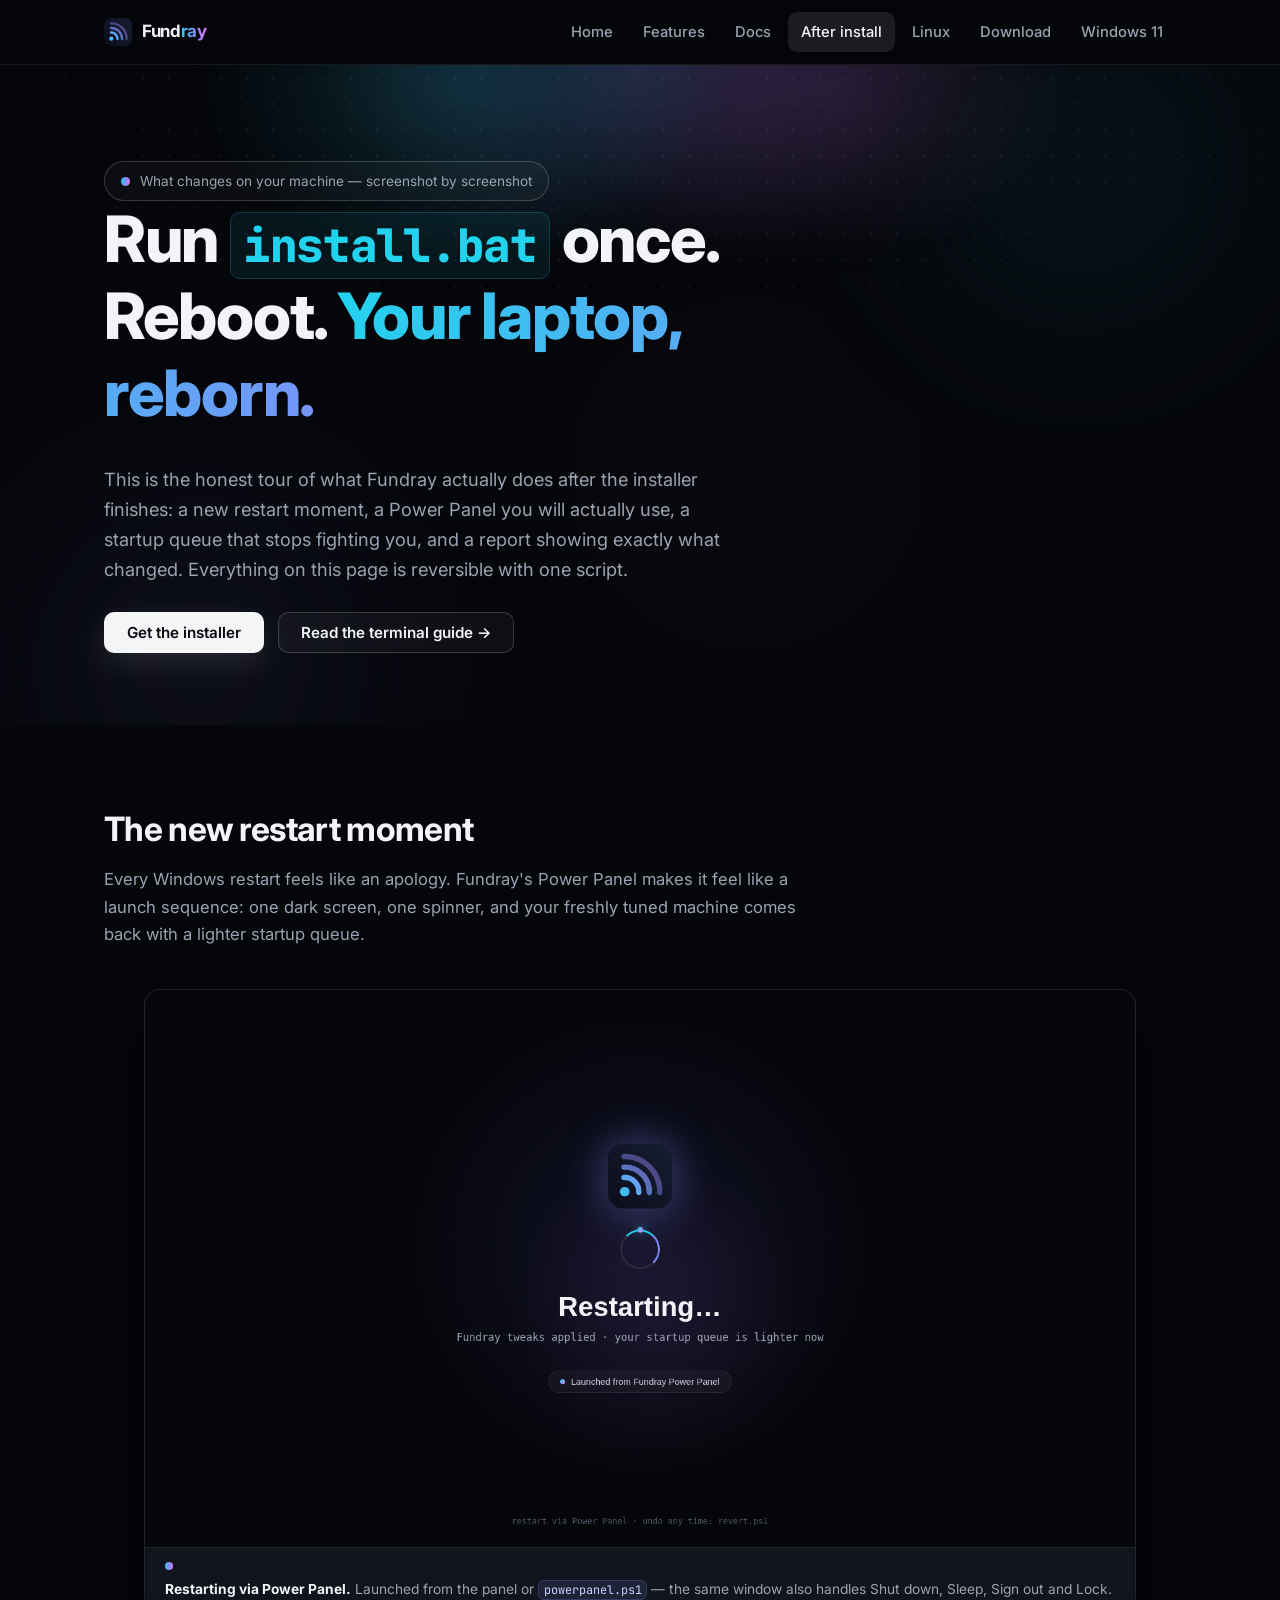
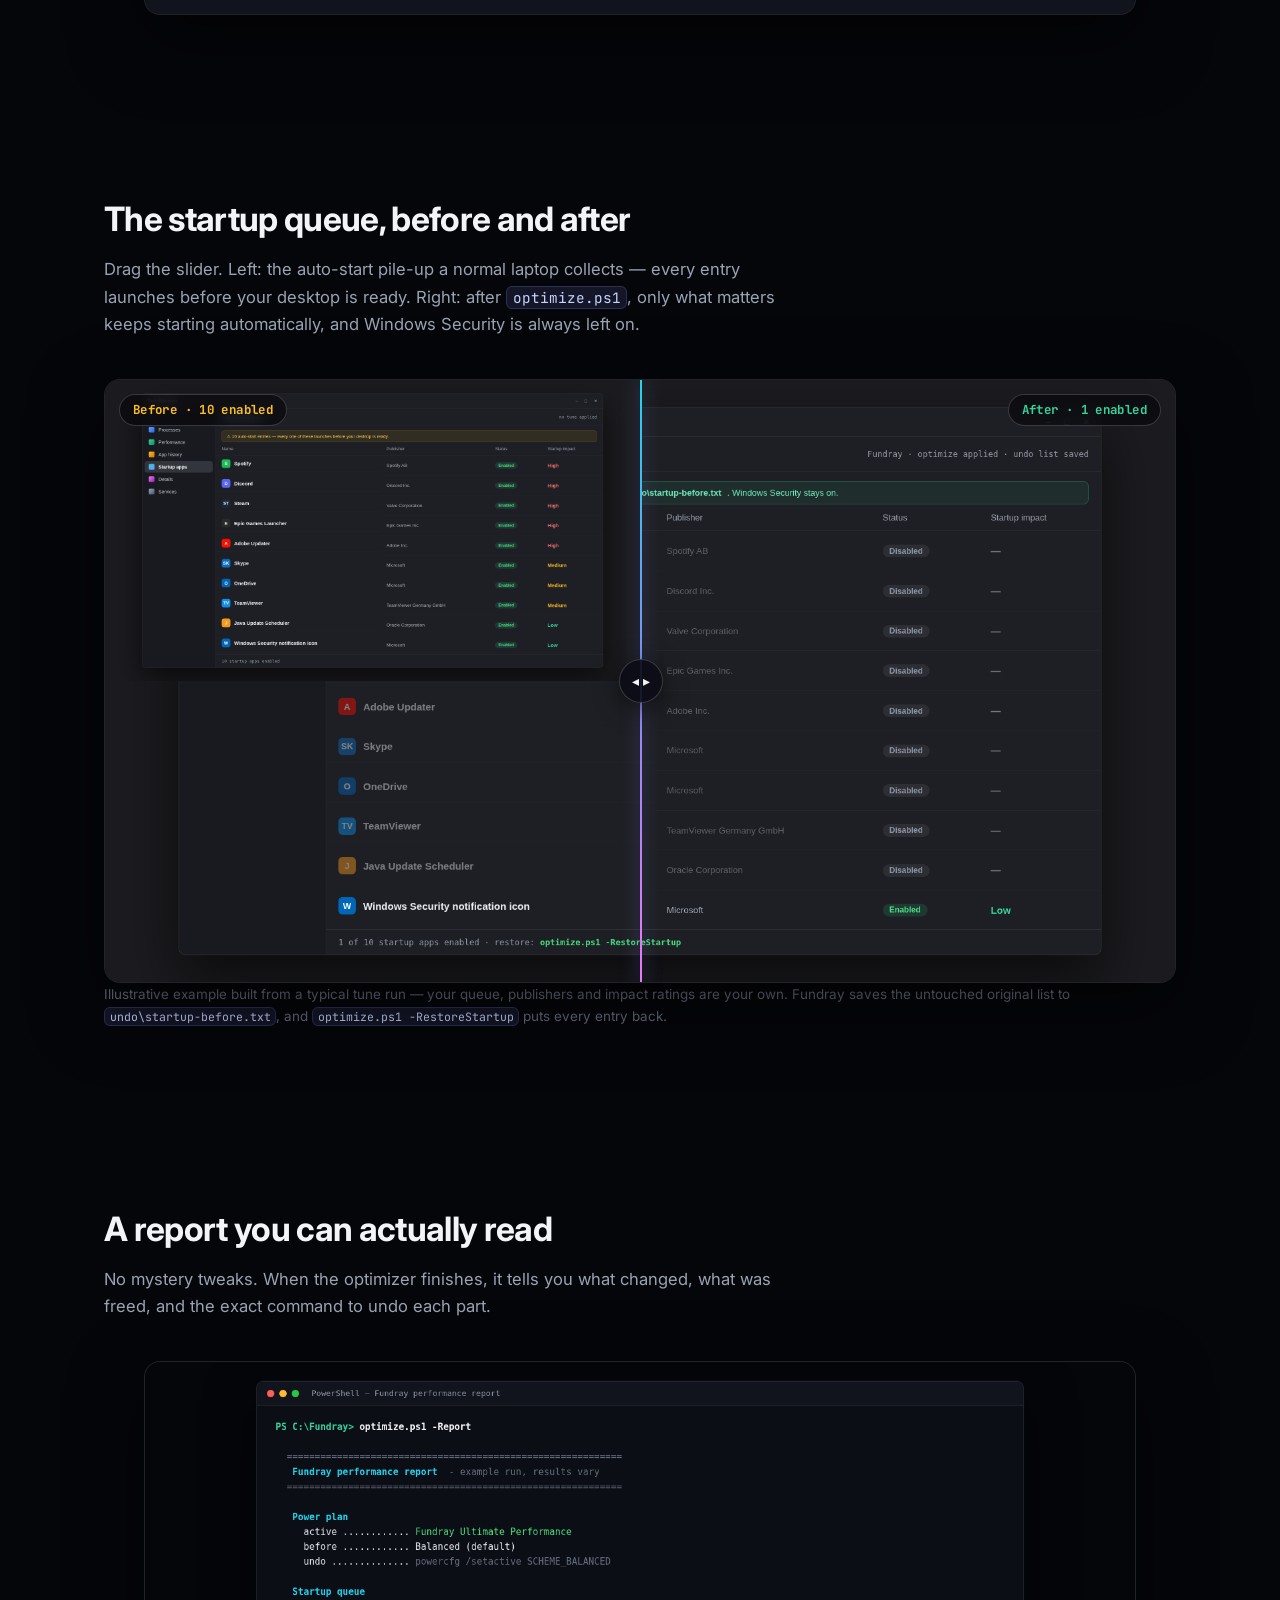
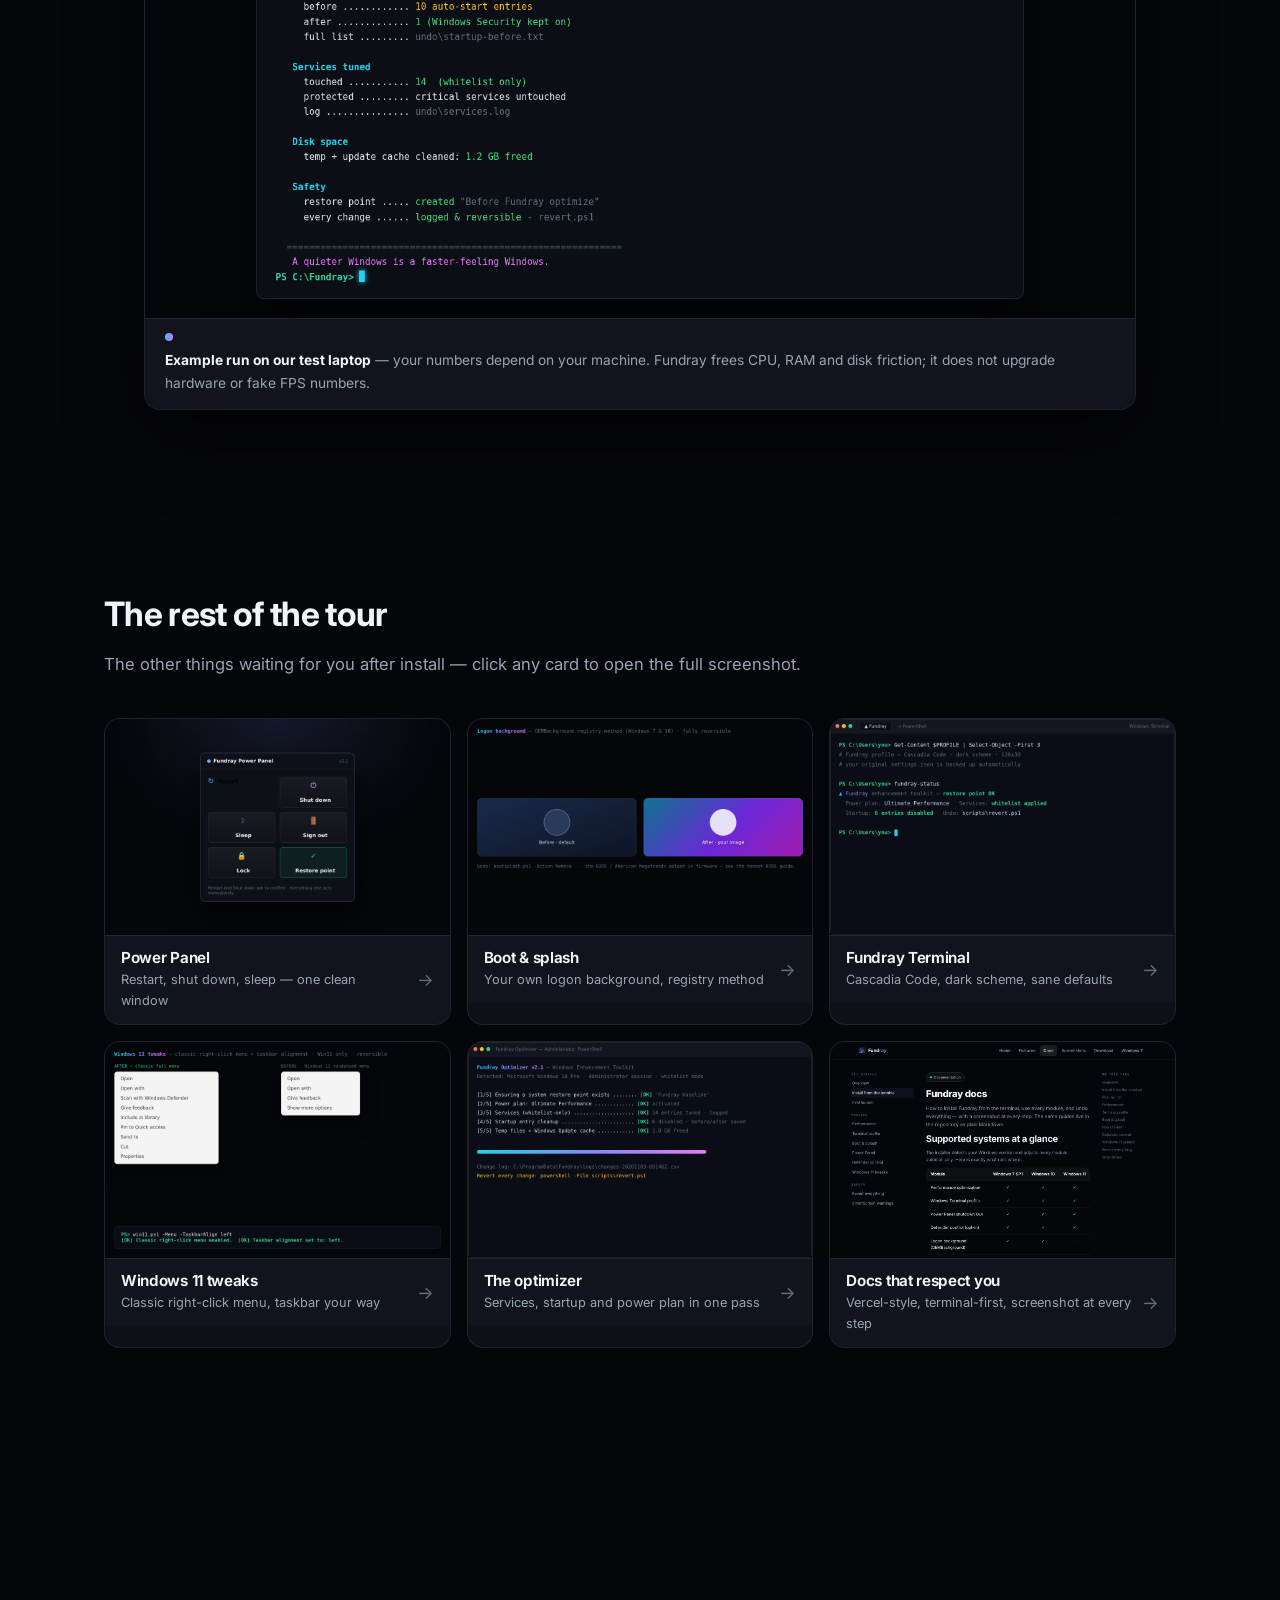
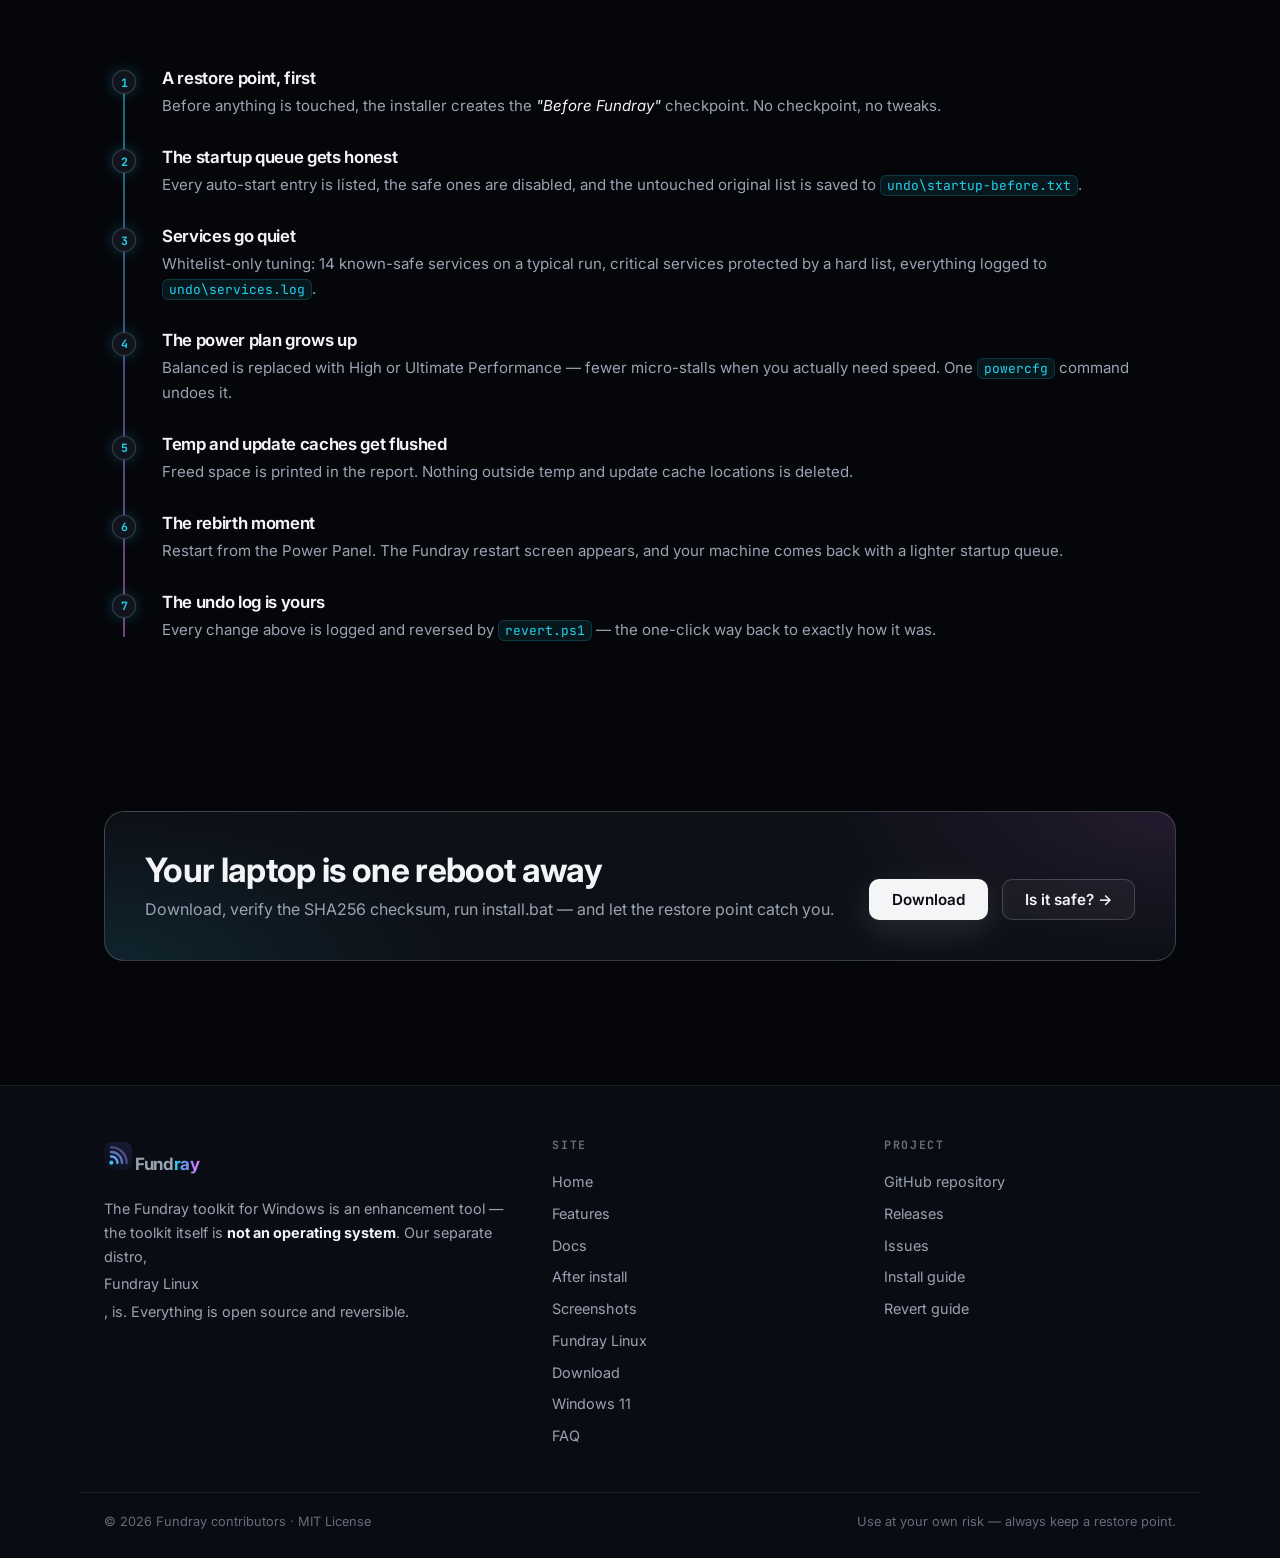
<file: after.html>
<!DOCTYPE html>
<html lang="en">
<head>
  <meta charset="utf-8">
  <meta name="viewport" content="width=device-width, initial-scale=1">
  <title>After install — your laptop, reborn | Fundray</title>
  <meta name="description" content="What actually changes after you run the Fundray installer: a new restart moment, the Power Panel, a lighter startup queue, a tuned power plan — every screenshot, every step reversible.">
  <link rel="icon" type="image/svg+xml" href="assets/favicon.svg">
  <link rel="preconnect" href="https://fonts.googleapis.com">
  <link rel="preconnect" href="https://fonts.gstatic.com" crossorigin>
  <link href="https://fonts.googleapis.com/css2?family=Inter:wght@400;500;600;700;800&family=JetBrains+Mono:wght@400;600;700&display=swap" rel="stylesheet">
  <link rel="stylesheet" href="styles.css">
</head>
<body>

  <a class="skip-link" href="#main">Skip to content</a>

  <header class="site-header">
    <div class="nav container">
      <a class="brand" href="index.html">
        <svg class="logo" viewBox="0 0 32 32" xmlns="http://www.w3.org/2000/svg" aria-hidden="true">
          <defs>
            <linearGradient id="frt-after" x1="0" y1="32" x2="32" y2="0" gradientUnits="userSpaceOnUse">
              <stop stop-color="#0b0e1a"/><stop offset="1" stop-color="#171d33"/>
            </linearGradient>
            <linearGradient id="frr-after" x1="4" y1="28" x2="28" y2="4" gradientUnits="userSpaceOnUse">
              <stop stop-color="#22d3ee"/><stop offset="0.55" stop-color="#818cf8"/><stop offset="1" stop-color="#e879f9"/>
            </linearGradient>
          </defs>
          <rect width="32" height="32" rx="7.5" fill="url(#frt-after)"/>
          <circle cx="8.4" cy="23.6" r="2.4" fill="url(#frr-after)"/>
          <path d="M8 16.6 A7 7 0 0 1 15.4 24" fill="none" stroke="url(#frr-after)" stroke-width="2.7" stroke-linecap="round"/>
          <path d="M8 11.4 A12.2 12.2 0 0 1 20.6 24" fill="none" stroke="url(#frr-after)" stroke-width="2.7" stroke-linecap="round" opacity="0.72"/>
          <path d="M8 6.2 A17.4 17.4 0 0 1 25.8 24" fill="none" stroke="url(#frr-after)" stroke-width="2.7" stroke-linecap="round" opacity="0.45"/>
        </svg>
        <span class="brand-name">Fund<span>ray</span></span>
      </a>

      <input type="checkbox" id="nav-toggle" class="nav-toggle" aria-label="Toggle navigation menu">
      <label for="nav-toggle" class="nav-burger" aria-label="Menu">
        <span></span><span></span><span></span>
      </label>

      <ul class="nav-links">
        <li><a href="index.html">Home</a></li>
        <li><a href="features.html">Features</a></li>
        <li><a href="docs.html">Docs</a></li>
        <li><a href="after.html" class="active">After install</a></li>
        <li><a href="os.html">Linux</a></li>
        <li><a href="download.html">Download</a></li>
        <li><a href="windows11.html">Windows 11</a></li>
      </ul>
    </div>
  </header>

  <main id="main">

    <section class="hero">
      <div class="aurora" aria-hidden="true"><span class="a1"></span><span class="a2"></span><span class="a3"></span></div>
      <div class="container">
        <div style="max-width: 780px;">
          <span class="chip-float reveal"><span class="dot"></span>What changes on your machine &mdash; screenshot by screenshot</span>
          <h1 class="reveal d1">Run <code style="font-family: var(--font-mono); font-size: 0.72em; color: var(--cyan); background: rgba(34,211,238,0.08); border: 1px solid rgba(34,211,238,0.2); padding: 2px 12px; border-radius: 10px;">install.bat</code> once. Reboot. <span class="grad-text anim">Your laptop, reborn.</span></h1>
          <p class="lead reveal d2">This is the honest tour of what Fundray actually does after the installer
          finishes: a new restart moment, a Power Panel you will actually use, a startup queue that
          stops fighting you, and a report showing exactly what changed. Everything on this page is
          reversible with one script.</p>

          <div class="cta-row reveal d3">
            <a class="btn btn-primary" href="download.html">Get the installer</a>
            <a class="btn btn-ghost" href="docs.html">Read the terminal guide &rarr;</a>
          </div>
        </div>
      </div>
    </section>

    <section class="section" id="restart">
      <div class="container">
        <div class="section-head reveal">
          <h2>The new restart moment</h2>
          <p>Every Windows restart feels like an apology. Fundray's Power Panel makes it feel like
          a launch sequence: one dark screen, one spinner, and your freshly tuned machine comes
          back with a lighter startup queue.</p>
        </div>
        <figure class="fullshot reveal">
          <img src="assets/screenshots/restart.png" alt="The Fundray restart screen — dark background, Fundray logo, spinner and the message: Fundray tweaks applied" loading="lazy">
          <figcaption>
            <span class="cap-dot"></span>
            <span><strong>Restarting via Power Panel.</strong> Launched from the panel or <code>powerpanel.ps1</code> — the same window also handles Shut down, Sleep, Sign out and Lock.</span>
          </figcaption>
        </figure>
      </div>
    </section>

    <section class="section" id="startup">
      <div class="container">
        <div class="section-head reveal">
          <h2>The startup queue, before and after</h2>
          <p>Drag the slider. Left: the auto-start pile-up a normal laptop collects — every entry
          launches before your desktop is ready. Right: after <code>optimize.ps1</code>, only what
          matters keeps starting automatically, and Windows Security is always left on.</p>
        </div>

        <div class="compare reveal" role="group" aria-label="Before and after comparison of the Windows startup app list">
          <img src="assets/screenshots/after.png" alt="Task Manager after Fundray — 1 of 10 startup apps enabled, the rest disabled with a saved undo list">
          <div class="cmp-before">
            <img src="assets/screenshots/before.png" alt="Task Manager before Fundray — 10 startup apps enabled">
          </div>
          <span class="cmp-tag cmp-tag-before">Before &middot; 10 enabled</span>
          <span class="cmp-tag cmp-tag-after">After &middot; 1 enabled</span>
          <div class="cmp-handle" aria-hidden="true"></div>
          <input class="cmp-range" type="range" min="0" max="100" value="50" aria-label="Drag to compare before and after">
        </div>

        <p class="footnote reveal">Illustrative example built from a typical tune run — your queue,
        publishers and impact ratings are your own. Fundray saves the untouched original list to
        <code>undo\startup-before.txt</code>, and <code>optimize.ps1 -RestoreStartup</code> puts
        every entry back.</p>
      </div>
    </section>

    <section class="section" id="report">
      <div class="container">
        <div class="section-head reveal">
          <h2>A report you can actually read</h2>
          <p>No mystery tweaks. When the optimizer finishes, it tells you what changed, what was
          freed, and the exact command to undo each part.</p>
        </div>
        <figure class="fullshot reveal">
          <img src="assets/screenshots/report.png" alt="Fundray performance report in PowerShell — power plan, startup queue, services, disk space and safety sections" loading="lazy">
          <figcaption>
            <span class="cap-dot"></span>
            <span><strong>Example run on our test laptop</strong> — your numbers depend on your machine. Fundray frees CPU, RAM and disk friction; it does not upgrade hardware or fake FPS numbers.</span>
          </figcaption>
        </figure>
      </div>
    </section>

    <section class="section" id="tour">
      <div class="container">
        <div class="section-head reveal">
          <h2>The rest of the tour</h2>
          <p>The other things waiting for you after install — click any card to open the full
          screenshot.</p>
        </div>
        <div class="grid-features">
          <a class="shot reveal" href="assets/screenshots/powerpanel.png" target="_blank" rel="noopener">
            <img src="assets/screenshots/powerpanel.png" alt="Fundray Power Panel — dark shutdown GUI" loading="lazy">
            <span class="shot-meta"><span><h3>Power Panel</h3><p>Restart, shut down, sleep — one clean window</p></span><span class="arr">&rarr;</span></span>
          </a>
          <a class="shot reveal d1" href="assets/screenshots/bootsplash.png" target="_blank" rel="noopener">
            <img src="assets/screenshots/bootsplash.png" alt="Logon background before and after the Fundray boot and splash module" loading="lazy">
            <span class="shot-meta"><span><h3>Boot &amp; splash</h3><p>Your own logon background, registry method</p></span><span class="arr">&rarr;</span></span>
          </a>
          <a class="shot reveal d2" href="assets/screenshots/terminal.png" target="_blank" rel="noopener">
            <img src="assets/screenshots/terminal.png" alt="The Fundray profile inside Windows Terminal" loading="lazy">
            <span class="shot-meta"><span><h3>Fundray Terminal</h3><p>Cascadia Code, dark scheme, sane defaults</p></span><span class="arr">&rarr;</span></span>
          </a>
          <a class="shot reveal" href="assets/screenshots/win11.png" target="_blank" rel="noopener">
            <img src="assets/screenshots/win11.png" alt="Windows 11 tweaks — classic right-click menu and taskbar alignment" loading="lazy">
            <span class="shot-meta"><span><h3>Windows 11 tweaks</h3><p>Classic right-click menu, taskbar your way</p></span><span class="arr">&rarr;</span></span>
          </a>
          <a class="shot reveal d1" href="assets/screenshots/optimizer.png" target="_blank" rel="noopener">
            <img src="assets/screenshots/optimizer.png" alt="The Fundray optimizer running in a terminal" loading="lazy">
            <span class="shot-meta"><span><h3>The optimizer</h3><p>Services, startup and power plan in one pass</p></span><span class="arr">&rarr;</span></span>
          </a>
          <a class="shot reveal d2" href="assets/screenshots/docs.png" target="_blank" rel="noopener">
            <img src="assets/screenshots/docs.png" alt="The Fundray documentation site" loading="lazy">
            <span class="shot-meta"><span><h3>Docs that respect you</h3><p>Vercel-style, terminal-first, screenshot at every step</p></span><span class="arr">&rarr;</span></span>
          </a>
        </div>
      </div>
    </section>

    <section class="section" id="timeline">
      <div class="container">
        <div class="section-head reveal">
          <h2>What happens when you run install.bat</h2>
          <p>Seven steps, zero mysteries. This is the exact sequence — and the exact way out of
          every one of them.</p>
        </div>
        <ul class="tl reveal">
          <li><span class="tl-dot">1</span><h3>A restore point, first</h3><p>Before anything is touched, the installer creates the <em>"Before Fundray"</em> checkpoint. No checkpoint, no tweaks.</p></li>
          <li><span class="tl-dot">2</span><h3>The startup queue gets honest</h3><p>Every auto-start entry is listed, the safe ones are disabled, and the untouched original list is saved to <code>undo\startup-before.txt</code>.</p></li>
          <li><span class="tl-dot">3</span><h3>Services go quiet</h3><p>Whitelist-only tuning: 14 known-safe services on a typical run, critical services protected by a hard list, everything logged to <code>undo\services.log</code>.</p></li>
          <li><span class="tl-dot">4</span><h3>The power plan grows up</h3><p>Balanced is replaced with High or Ultimate Performance — fewer micro-stalls when you actually need speed. One <code>powercfg</code> command undoes it.</p></li>
          <li><span class="tl-dot">5</span><h3>Temp and update caches get flushed</h3><p>Freed space is printed in the report. Nothing outside temp and update cache locations is deleted.</p></li>
          <li><span class="tl-dot">6</span><h3>The rebirth moment</h3><p>Restart from the Power Panel. The Fundray restart screen appears, and your machine comes back with a lighter startup queue.</p></li>
          <li><span class="tl-dot">7</span><h3>The undo log is yours</h3><p>Every change above is logged and reversed by <code>revert.ps1</code> — the one-click way back to exactly how it was.</p></li>
        </ul>
      </div>
    </section>

    <section class="section">
      <div class="container">
        <div class="cta-band">
          <div>
            <h2>Your laptop is one reboot away</h2>
            <p>Download, verify the SHA256 checksum, run install.bat — and let the restore point catch you.</p>
          </div>
          <div class="cta-row">
            <a class="btn btn-primary" href="download.html">Download</a>
            <a class="btn btn-ghost" href="faq.html">Is it safe? &rarr;</a>
          </div>
        </div>
      </div>
    </section>

  </main>

  <footer class="site-footer">
    <div class="container footer-grid">
      <div>
        <a class="brand" href="index.html">
          <svg class="logo" viewBox="0 0 32 32" xmlns="http://www.w3.org/2000/svg" aria-hidden="true">
            <rect width="32" height="32" rx="7.5" fill="url(#frt-after)"/>
            <circle cx="8.4" cy="23.6" r="2.4" fill="url(#frr-after)"/>
            <path d="M8 16.6 A7 7 0 0 1 15.4 24" fill="none" stroke="url(#frr-after)" stroke-width="2.7" stroke-linecap="round"/>
            <path d="M8 11.4 A12.2 12.2 0 0 1 20.6 24" fill="none" stroke="url(#frr-after)" stroke-width="2.7" stroke-linecap="round" opacity="0.72"/>
            <path d="M8 6.2 A17.4 17.4 0 0 1 25.8 24" fill="none" stroke="url(#frr-after)" stroke-width="2.7" stroke-linecap="round" opacity="0.45"/>
          </svg>
          <span class="brand-name">Fund<span>ray</span></span>
        </a>
        <p>The Fundray toolkit for Windows is an enhancement tool — the toolkit itself is
        <strong>not an operating system</strong>. Our separate distro,
        <a href="os.html">Fundray Linux</a>, is. Everything is open source and reversible.</p>
      </div>
      <div>
        <h4>Site</h4>
        <a href="index.html">Home</a>
        <a href="features.html">Features</a>
        <a href="docs.html">Docs</a>
        <a href="after.html">After install</a>
        <a href="screenshots.html">Screenshots</a>
        <a href="os.html">Fundray Linux</a>
        <a href="download.html">Download</a>
        <a href="windows11.html">Windows 11</a>
        <a href="faq.html">FAQ</a>
      </div>
      <div>
        <h4>Project</h4>
        <a href="https://github.com/gefrus112/fundray">GitHub repository</a>
        <a href="https://github.com/gefrus112/fundray/releases">Releases</a>
        <a href="https://github.com/gefrus112/fundray/issues">Issues</a>
        <a href="docs/install.md">Install guide</a>
        <a href="docs/revert.md">Revert guide</a>
      </div>
    </div>
    <div class="container footer-bottom">
      <span>&copy; 2026 Fundray contributors &middot; MIT License</span>
      <span>Use at your own risk — always keep a restore point.</span>
    </div>
  </footer>

  <script src="site.js" defer></script>
</body>
</html>
</file>
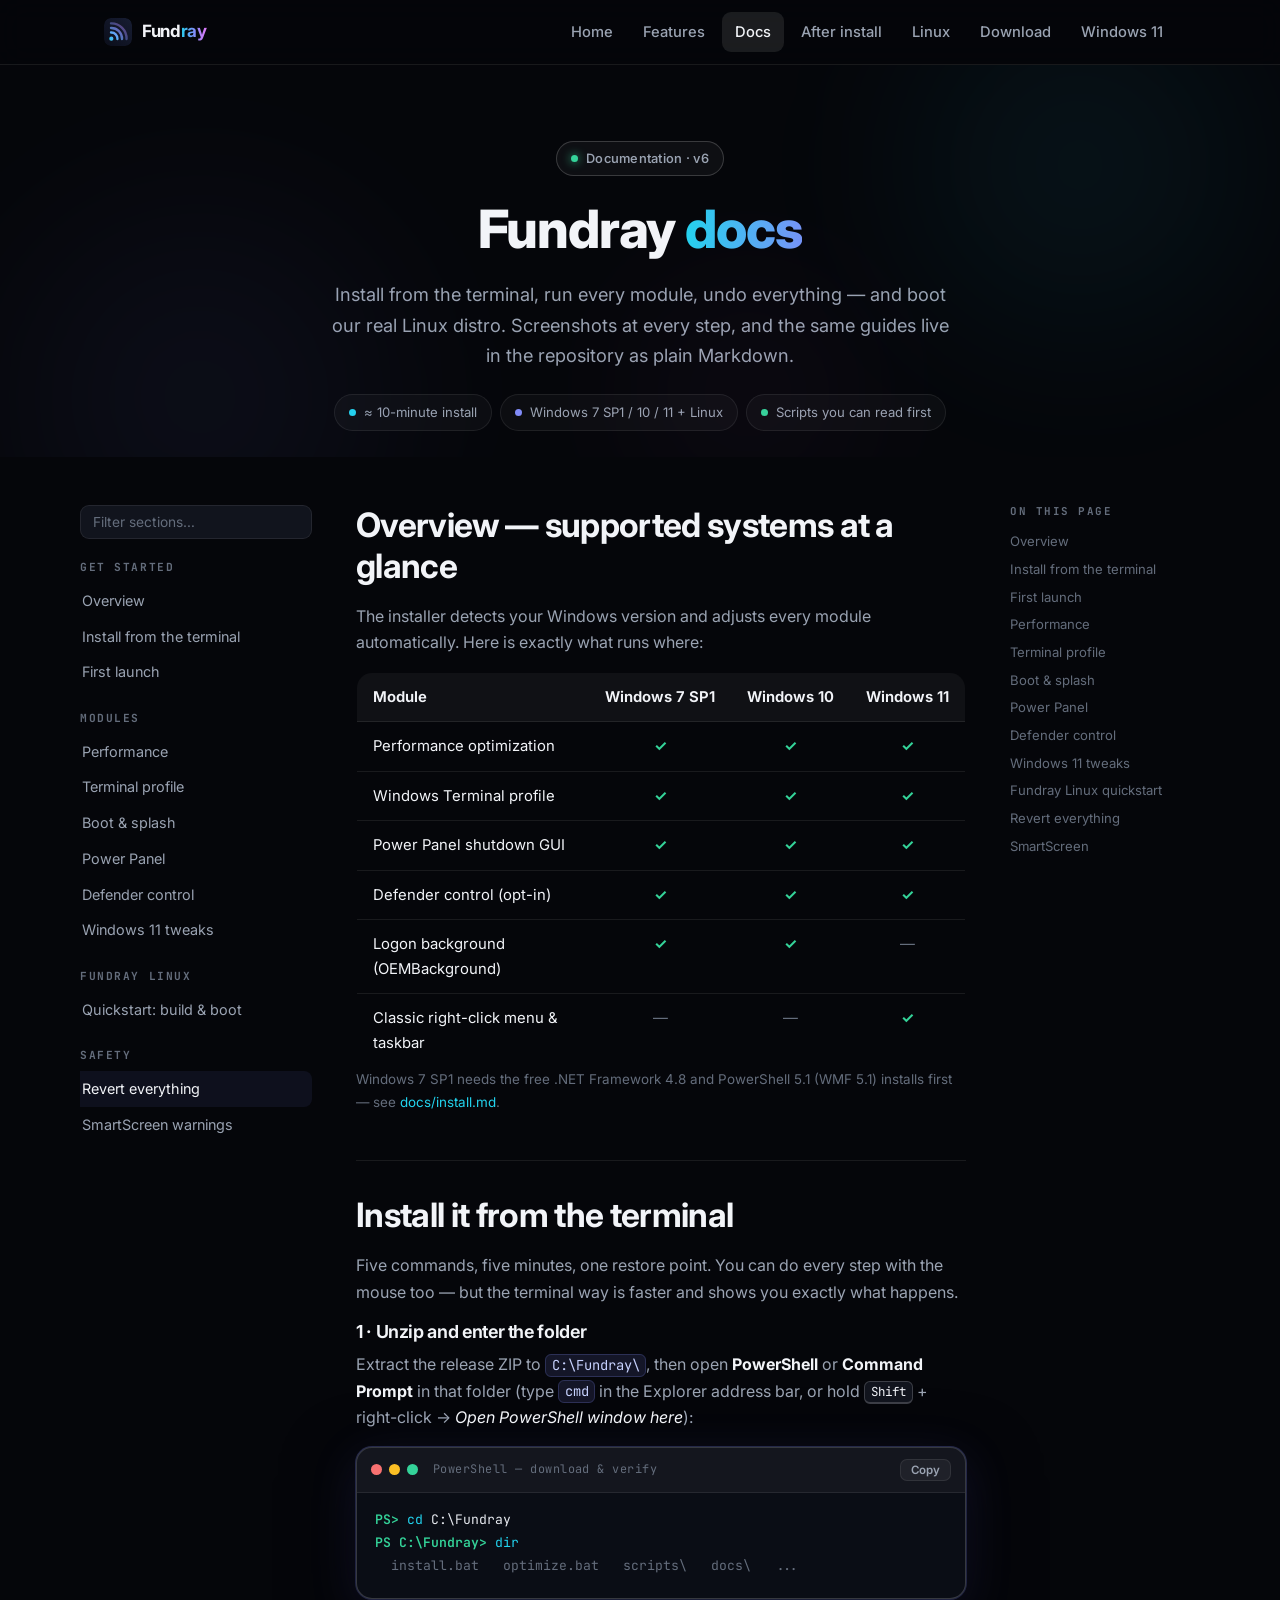
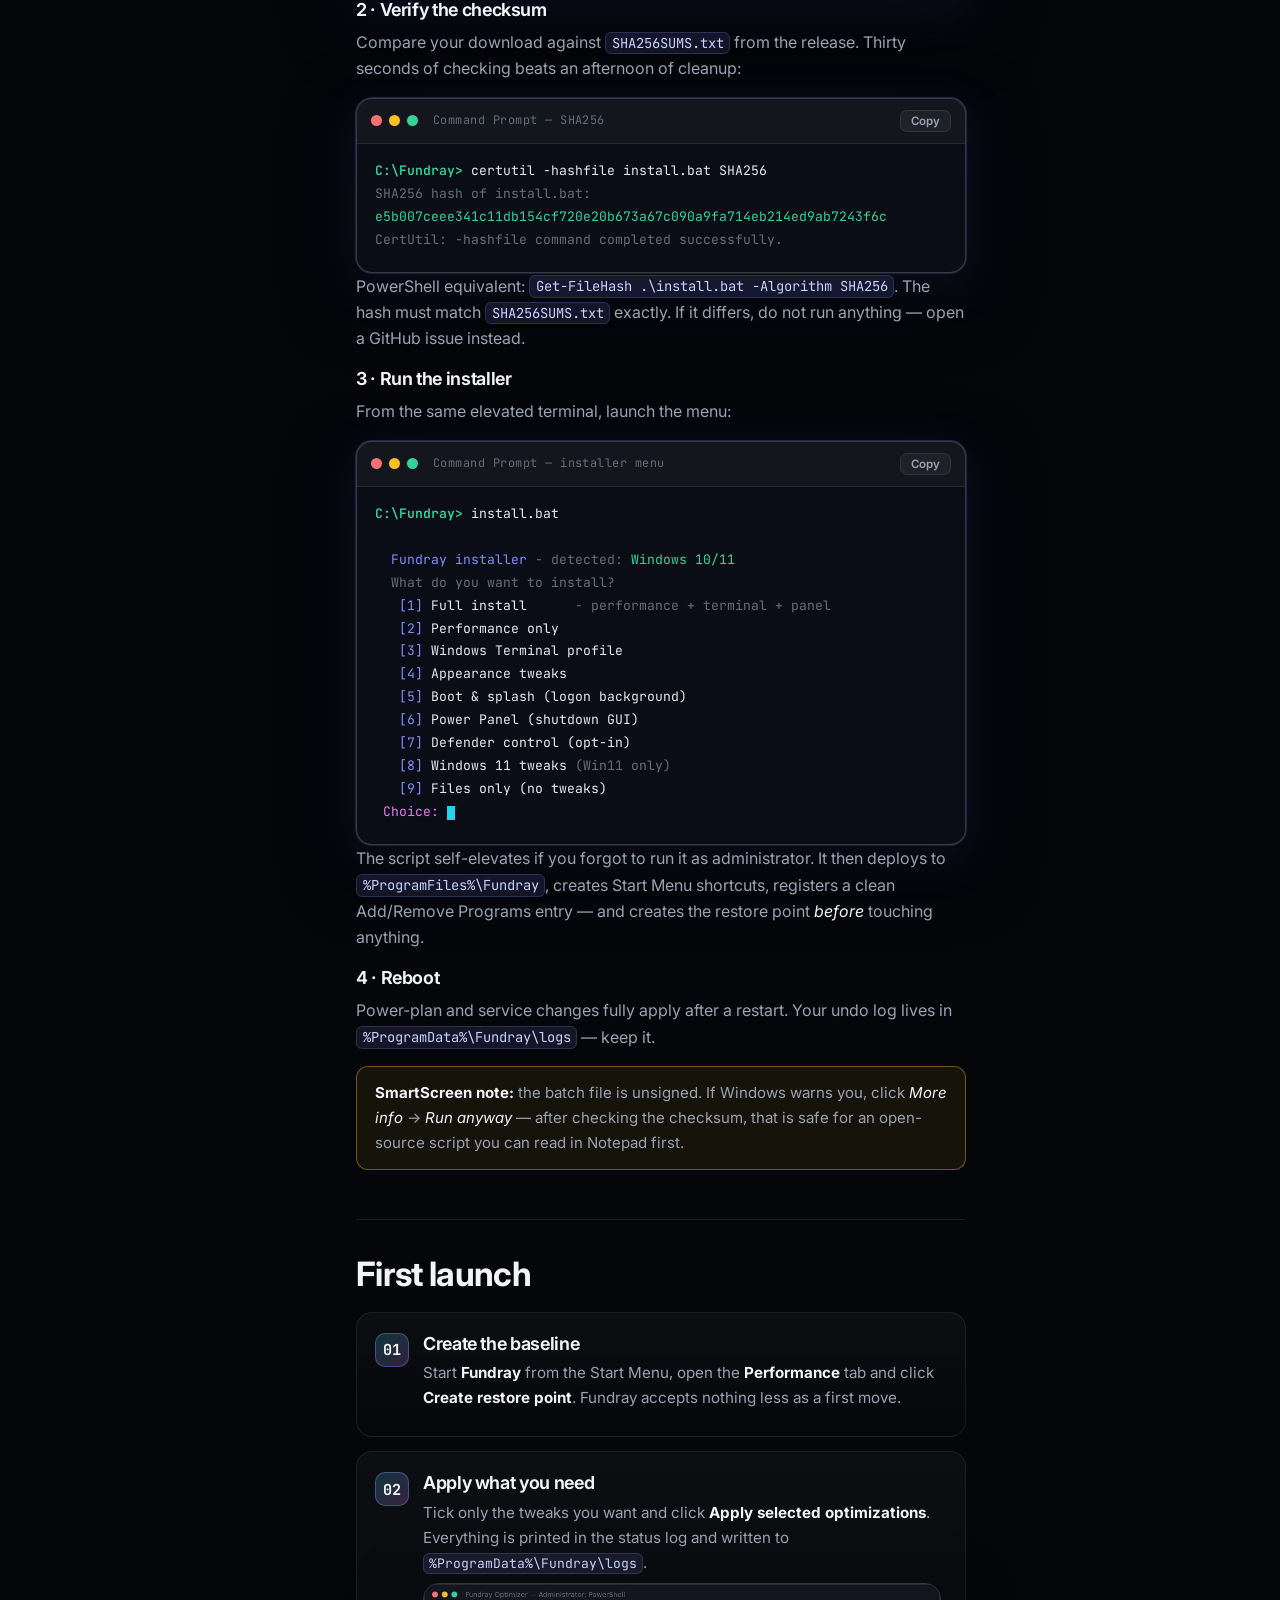
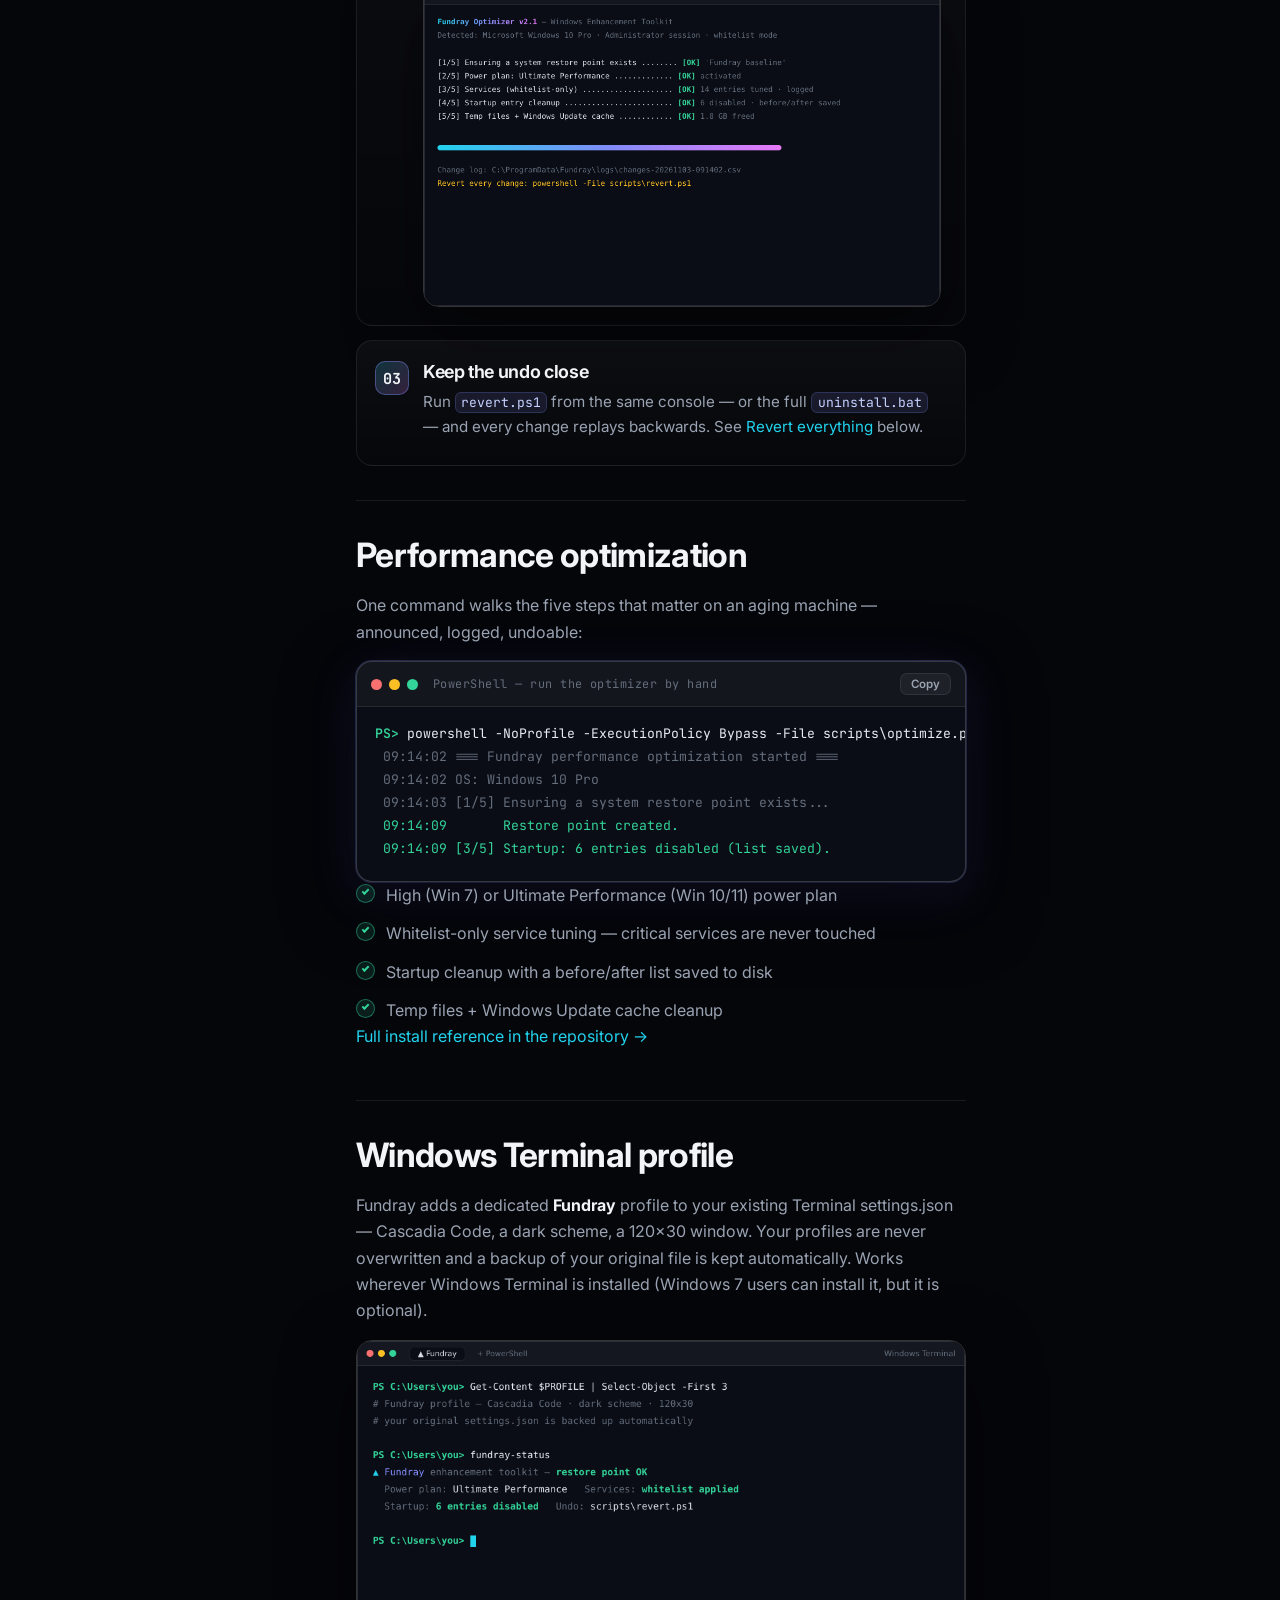
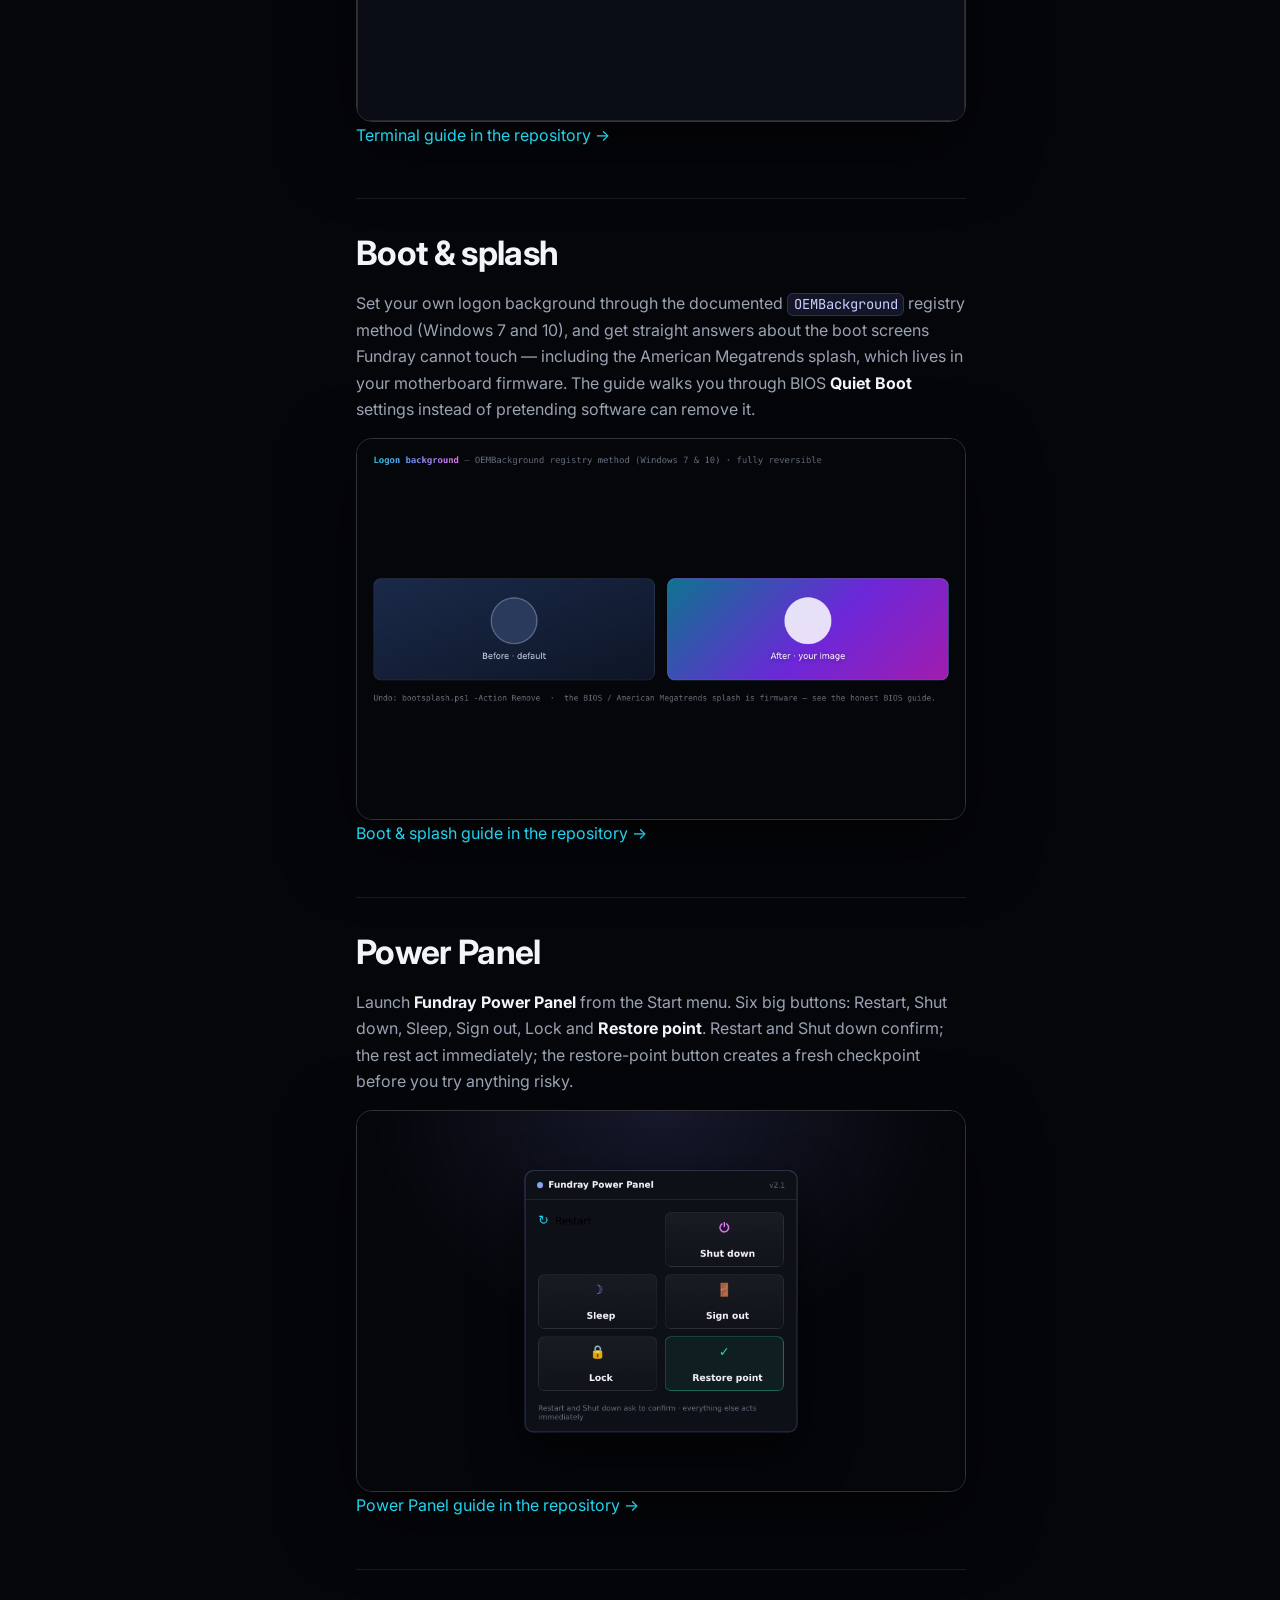
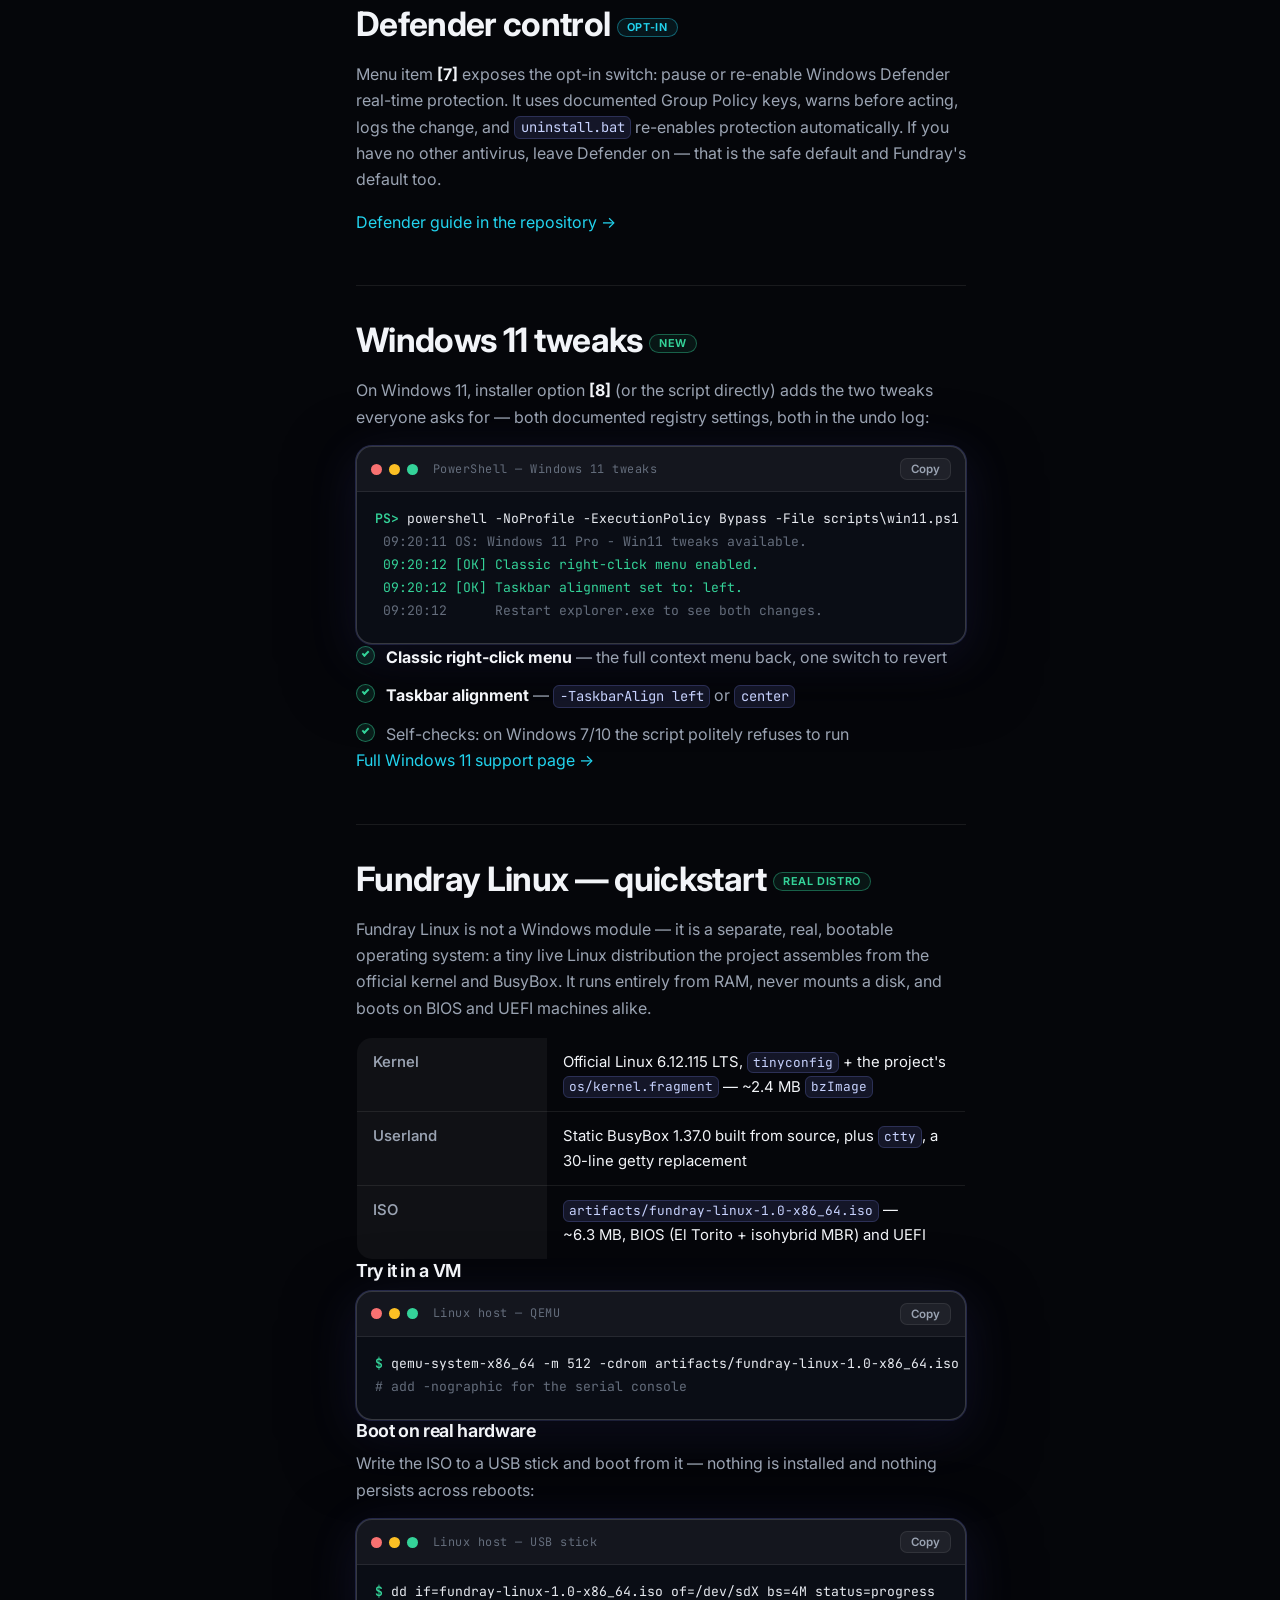
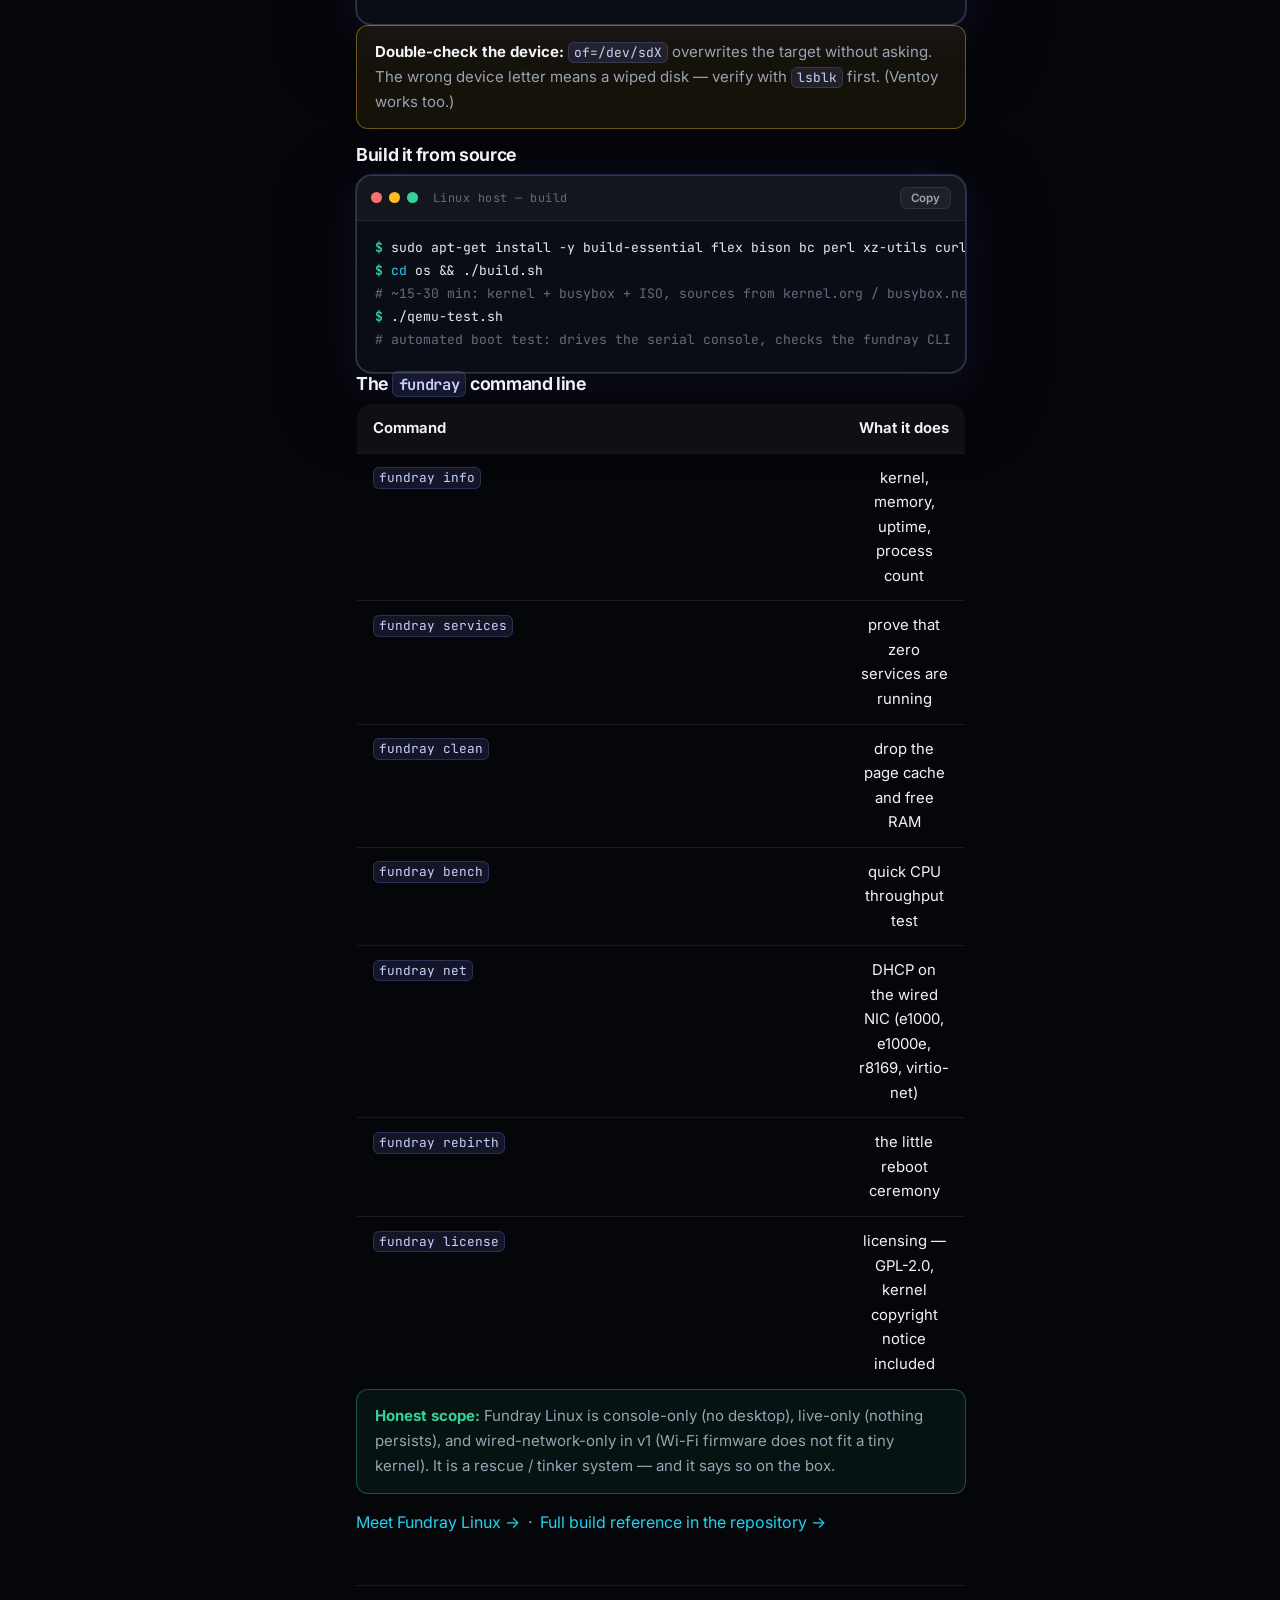
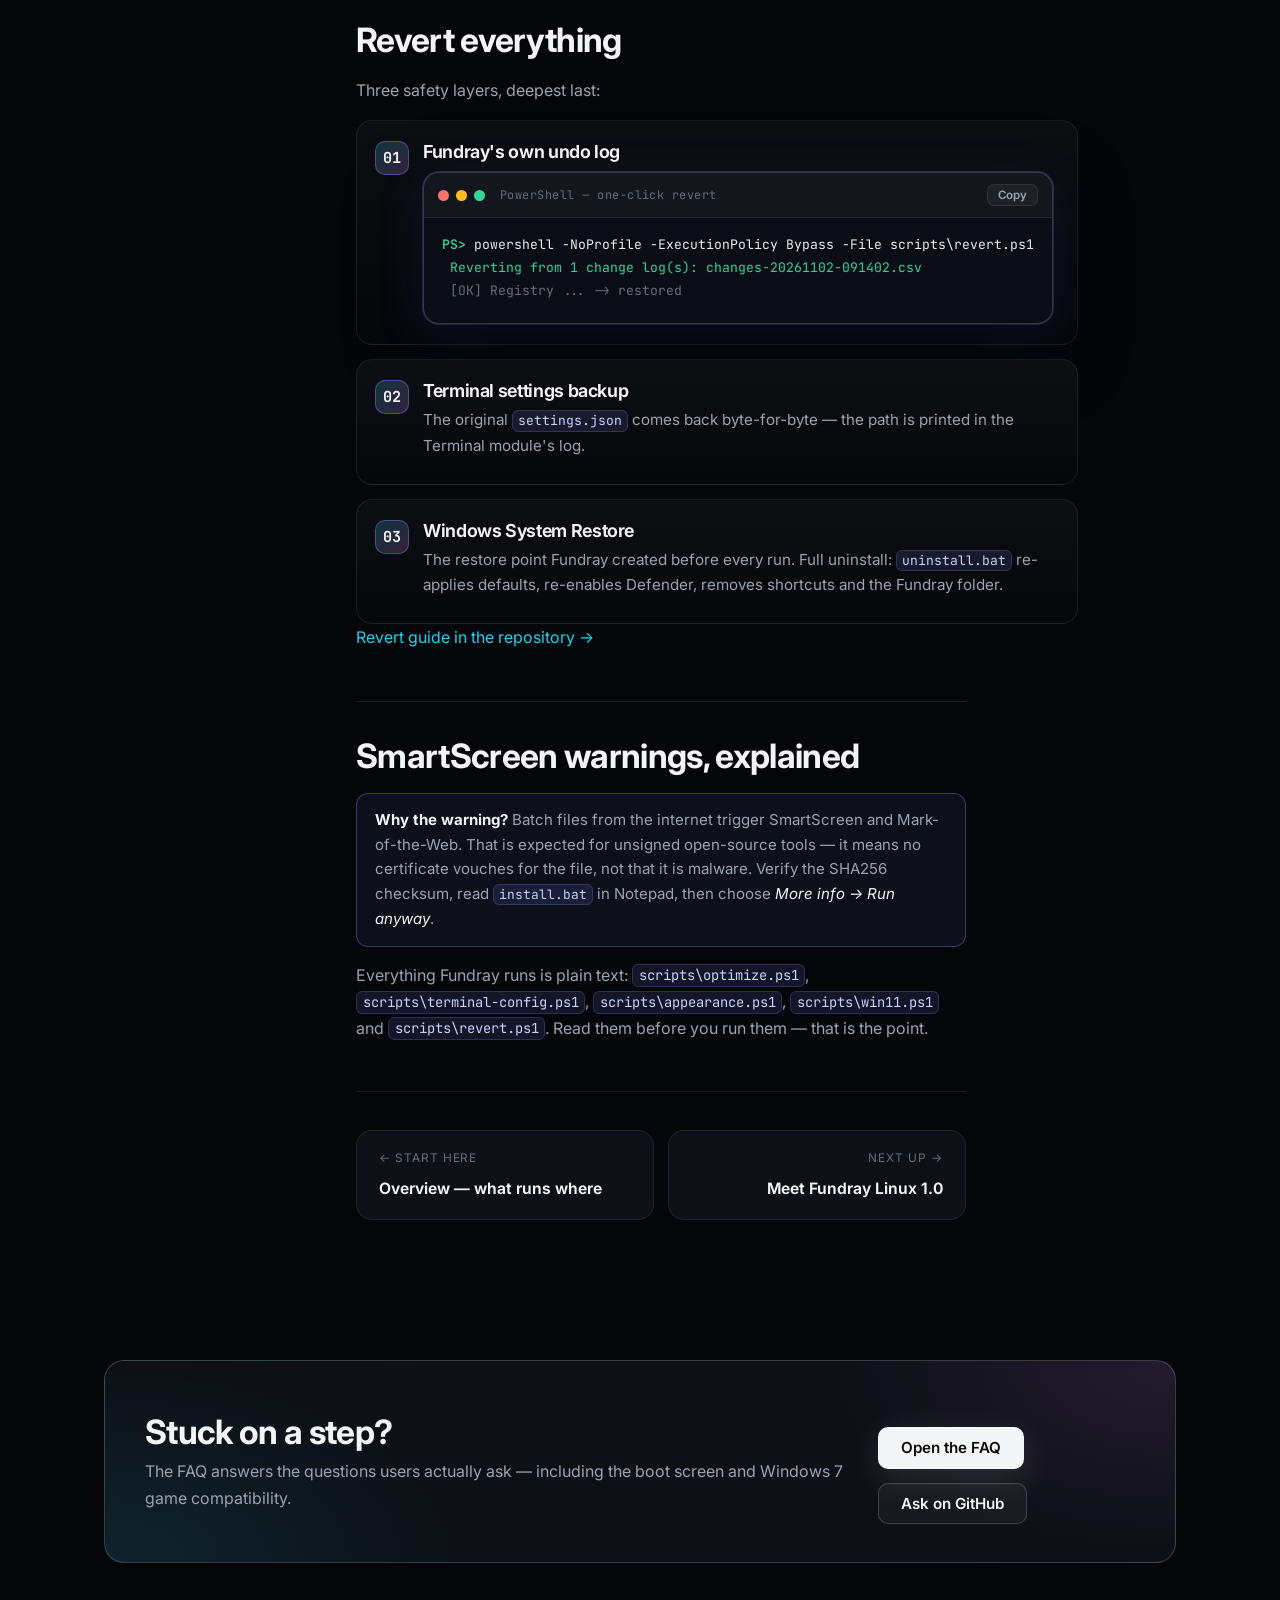
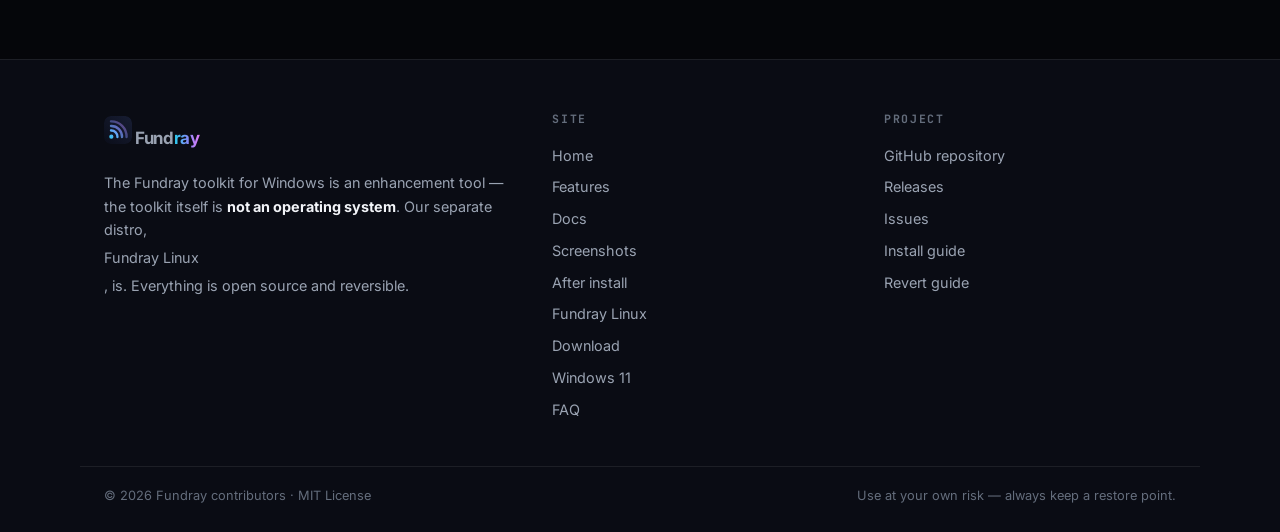
<file: docs.html>
<!DOCTYPE html>
<html lang="en">
<head>
  <meta charset="utf-8">
  <meta name="viewport" content="width=device-width, initial-scale=1">
  <title>Docs — Fundray</title>
  <meta name="description" content="Fundray documentation: install it from the terminal, first launch, every module guide, Windows 11 tweaks, booting Fundray Linux, and how to revert everything — with screenshots at every step.">
  <link rel="icon" type="image/svg+xml" href="assets/favicon.svg">
  <link rel="preconnect" href="https://fonts.googleapis.com">
  <link rel="preconnect" href="https://fonts.gstatic.com" crossorigin>
  <link href="https://fonts.googleapis.com/css2?family=Inter:wght@400;500;600;700;800&family=JetBrains+Mono:wght@400;600;700&display=swap" rel="stylesheet">
  <link rel="stylesheet" href="styles.css">
</head>
<body>

  <a class="skip-link" href="#main">Skip to content</a>

  <header class="site-header">
    <div class="nav container">
      <a class="brand" href="index.html">
        <svg class="logo" viewBox="0 0 32 32" xmlns="http://www.w3.org/2000/svg" aria-hidden="true">
          <defs>
            <linearGradient id="frt-doc" x1="0" y1="32" x2="32" y2="0" gradientUnits="userSpaceOnUse">
              <stop stop-color="#0b0e1a"/><stop offset="1" stop-color="#171d33"/>
            </linearGradient>
            <linearGradient id="frr-doc" x1="4" y1="28" x2="28" y2="4" gradientUnits="userSpaceOnUse">
              <stop stop-color="#22d3ee"/><stop offset="0.55" stop-color="#818cf8"/><stop offset="1" stop-color="#e879f9"/>
            </linearGradient>
          </defs>
          <rect width="32" height="32" rx="7.5" fill="url(#frt-doc)"/>
          <circle cx="8.4" cy="23.6" r="2.4" fill="url(#frr-doc)"/>
          <path d="M8 16.6 A7 7 0 0 1 15.4 24" fill="none" stroke="url(#frr-doc)" stroke-width="2.7" stroke-linecap="round"/>
          <path d="M8 11.4 A12.2 12.2 0 0 1 20.6 24" fill="none" stroke="url(#frr-doc)" stroke-width="2.7" stroke-linecap="round" opacity="0.72"/>
          <path d="M8 6.2 A17.4 17.4 0 0 1 25.8 24" fill="none" stroke="url(#frr-doc)" stroke-width="2.7" stroke-linecap="round" opacity="0.45"/>
        </svg>
        <span class="brand-name">Fund<span>ray</span></span>
      </a>

      <input type="checkbox" id="nav-toggle" class="nav-toggle" aria-label="Toggle navigation menu">
      <label for="nav-toggle" class="nav-burger" aria-label="Menu">
        <span></span><span></span><span></span>
      </label>

      <ul class="nav-links">
        <li><a href="index.html">Home</a></li>
        <li><a href="features.html">Features</a></li>
        <li><a href="docs.html" class="active">Docs</a></li>
        <li><a href="after.html">After install</a></li>
        <li><a href="os.html">Linux</a></li>
        <li><a href="download.html">Download</a></li>
        <li><a href="windows11.html">Windows 11</a></li>
      </ul>
    </div>
  </header>

  <main id="main">

    <!-- ============ DOCS HERO ============ -->
    <section class="doc-hero">
      <div class="aurora" aria-hidden="true"><span class="a1"></span><span class="a2"></span><span class="a3"></span></div>
      <div class="container">
        <span class="pill reveal">Documentation &middot; v6</span>
        <h1 class="reveal d1">Fundray <span class="grad-text anim">docs</span></h1>
        <p class="lead reveal d2">Install from the terminal, run every module, undo everything —
        and boot our real Linux distro. Screenshots at every step, and the same guides live in
        the repository as plain Markdown.</p>
        <div class="trust-row reveal d3">
          <span class="trust-chip cyan"><span class="tdot"></span>&asymp; 10-minute install</span>
          <span class="trust-chip indigo"><span class="tdot"></span>Windows 7 SP1 / 10 / 11 + Linux</span>
          <span class="trust-chip green"><span class="tdot"></span>Scripts you can read first</span>
        </div>
      </div>
    </section>

    <div class="container docs-shell">

      <aside class="docs-side">
        <nav class="docs-nav" aria-label="Documentation">
          <h4>Get started</h4>
          <a href="#overview">Overview</a>
          <a href="#install">Install from the terminal</a>
          <a href="#first-launch">First launch</a>
          <h4>Modules</h4>
          <a href="#module-performance">Performance</a>
          <a href="#module-terminal">Terminal profile</a>
          <a href="#module-boot">Boot &amp; splash</a>
          <a href="#module-powerpanel">Power Panel</a>
          <a href="#module-defender">Defender control</a>
          <a href="#module-win11">Windows 11 tweaks</a>
          <h4>Fundray Linux</h4>
          <a href="#linux-quickstart">Quickstart: build &amp; boot</a>
          <h4>Safety</h4>
          <a href="#revert">Revert everything</a>
          <a href="#smartscreen">SmartScreen warnings</a>
        </nav>
      </aside>

      <article class="docs-main">

        <section class="doc-section" id="overview">
          <h2>Overview — supported systems at a glance</h2>
          <p>The installer detects your Windows version and adjusts every module automatically.
          Here is exactly what runs where:</p>
          <table class="matrix">
            <tr>
              <th scope="col">Module</th>
              <th scope="col">Windows 7 SP1</th>
              <th scope="col">Windows 10</th>
              <th scope="col">Windows 11</th>
            </tr>
            <tr><td>Performance optimization</td><td class="ok">&#10003;</td><td class="ok">&#10003;</td><td class="ok">&#10003;</td></tr>
            <tr><td>Windows Terminal profile</td><td class="ok">&#10003;</td><td class="ok">&#10003;</td><td class="ok">&#10003;</td></tr>
            <tr><td>Power Panel shutdown GUI</td><td class="ok">&#10003;</td><td class="ok">&#10003;</td><td class="ok">&#10003;</td></tr>
            <tr><td>Defender control (opt-in)</td><td class="ok">&#10003;</td><td class="ok">&#10003;</td><td class="ok">&#10003;</td></tr>
            <tr><td>Logon background (OEMBackground)</td><td class="ok">&#10003;</td><td class="ok">&#10003;</td><td class="no">&mdash;</td></tr>
            <tr><td>Classic right-click menu &amp; taskbar</td><td class="no">&mdash;</td><td class="no">&mdash;</td><td class="ok">&#10003;</td></tr>
          </table>
          <p class="footnote">Windows 7 SP1 needs the free .NET Framework 4.8 and PowerShell 5.1
          (WMF 5.1) installs first — see <a href="docs/install.md">docs/install.md</a>.</p>
        </section>

        <section class="doc-section" id="install">
          <h2>Install it from the terminal</h2>
          <p>Five commands, five minutes, one restore point. You can do every step with the
          mouse too — but the terminal way is faster and shows you exactly what happens.</p>

          <h3>1 &middot; Unzip and enter the folder</h3>
          <p>Extract the release ZIP to <code>C:\Fundray\</code>, then open
          <strong>PowerShell</strong> or <strong>Command Prompt</strong> in that folder
          (type <code>cmd</code> in the Explorer address bar, or hold <kbd>Shift</kbd> +
          right-click &rarr; <em>Open PowerShell window here</em>):</p>
          <div class="term">
            <div class="term-bar"><span class="term-dot"></span><span class="term-dot"></span><span class="term-dot"></span><span class="term-title">PowerShell — download &amp; verify</span></div>
            <div class="term-body"><code><span class="t-prompt">PS&gt;</span> <span class="t-path">cd</span> <span class="t-cmd">C:\Fundray</span>
<span class="t-prompt">PS C:\Fundray&gt;</span> <span class="t-path">dir</span>
<span class="t-dim">  install.bat   optimize.bat   scripts\   docs\   ...</span></code></div>
          </div>

          <h3>2 &middot; Verify the checksum</h3>
          <p>Compare your download against <code>SHA256SUMS.txt</code> from the release.
          Thirty seconds of checking beats an afternoon of cleanup:</p>
          <div class="term">
            <div class="term-bar"><span class="term-dot"></span><span class="term-dot"></span><span class="term-dot"></span><span class="term-title">Command Prompt — SHA256</span></div>
            <div class="term-body"><code><span class="t-prompt">C:\Fundray&gt;</span> <span class="t-cmd">certutil -hashfile install.bat SHA256</span>
<span class="t-dim">SHA256 hash of install.bat:</span>
<span class="t-ok">e5b007ceee341c11db154cf720e20b673a67c090a9fa714eb214ed9ab7243f6c</span>
<span class="t-dim">CertUtil: -hashfile command completed successfully.</span></code></div>
          </div>
          <p>PowerShell equivalent: <code>Get-FileHash .\install.bat -Algorithm SHA256</code>.
          The hash must match <code>SHA256SUMS.txt</code> exactly. If it differs, do not run
          anything — open a GitHub issue instead.</p>

          <h3>3 &middot; Run the installer</h3>
          <p>From the same elevated terminal, launch the menu:</p>
          <div class="term">
            <div class="term-bar"><span class="term-dot"></span><span class="term-dot"></span><span class="term-dot"></span><span class="term-title">Command Prompt — installer menu</span></div>
            <div class="term-body"><code><span class="t-prompt">C:\Fundray&gt;</span> <span class="t-cmd">install.bat</span>

<span class="t-acc">  Fundray installer</span> <span class="t-dim">- detected:</span> <span class="t-ok">Windows 10/11</span>
 <span class="t-dim"> What do you want to install?</span>
   <span class="t-acc">[1]</span> <span class="t-cmd">Full install</span>      <span class="t-dim">- performance + terminal + panel</span>
   <span class="t-acc">[2]</span> <span class="t-cmd">Performance only</span>
   <span class="t-acc">[3]</span> <span class="t-cmd">Windows Terminal profile</span>
   <span class="t-acc">[4]</span> <span class="t-cmd">Appearance tweaks</span>
   <span class="t-acc">[5]</span> <span class="t-cmd">Boot &amp; splash (logon background)</span>
   <span class="t-acc">[6]</span> <span class="t-cmd">Power Panel (shutdown GUI)</span>
   <span class="t-acc">[7]</span> <span class="t-cmd">Defender control (opt-in)</span>
   <span class="t-acc">[8]</span> <span class="t-cmd">Windows 11 tweaks</span> <span class="t-dim">(Win11 only)</span>
   <span class="t-acc">[9]</span> <span class="t-cmd">Files only (no tweaks)</span>
 <span class="t-sel">Choice:</span> <span class="t-cursor"></span></code></div>
          </div>
          <p>The script self-elevates if you forgot to run it as administrator. It then deploys
          to <code>%ProgramFiles%\Fundray</code>, creates Start Menu shortcuts, registers a clean
          Add/Remove Programs entry — and creates the restore point <em>before</em> touching
          anything.</p>

          <h3>4 &middot; Reboot</h3>
          <p>Power-plan and service changes fully apply after a restart. Your undo log lives in
          <code>%ProgramData%\Fundray\logs</code> — keep it.</p>

          <div class="callout callout-warn">
            <strong>SmartScreen note:</strong> the batch file is unsigned. If Windows warns you,
            click <em>More info</em> &rarr; <em>Run anyway</em> — after checking the checksum,
            that is safe for an open-source script you can read in Notepad first.
          </div>
        </section>

        <section class="doc-section" id="first-launch">
          <h2>First launch</h2>
          <ol class="steps">
            <li>
              <h3>Create the baseline</h3>
              <p>Start <strong>Fundray</strong> from the Start Menu, open the
              <strong>Performance</strong> tab and click <strong>Create restore point</strong>.
              Fundray accepts nothing less as a first move.</p>
            </li>
            <li>
              <h3>Apply what you need</h3>
              <p>Tick only the tweaks you want and click <strong>Apply selected
              optimizations</strong>. Everything is printed in the status log and written to
              <code>%ProgramData%\Fundray\logs</code>.</p>
              <div class="feature-shot">
                <img src="assets/screenshots/optimizer.png" alt="Fundray optimizer console output with restore point and OK markers" loading="lazy">
              </div>
            </li>
            <li>
              <h3>Keep the undo close</h3>
              <p>Run <code>revert.ps1</code> from the same console — or the full
              <code>uninstall.bat</code> — and every change replays backwards. See
              <a href="#revert">Revert everything</a> below.</p>
            </li>
          </ol>
        </section>

        <section class="doc-section" id="module-performance">
          <h2>Performance optimization</h2>
          <p>One command walks the five steps that matter on an aging machine — announced,
          logged, undoable:</p>
          <div class="term">
            <div class="term-bar"><span class="term-dot"></span><span class="term-dot"></span><span class="term-dot"></span><span class="term-title">PowerShell — run the optimizer by hand</span></div>
            <div class="term-body"><code><span class="t-prompt">PS&gt;</span> <span class="t-cmd">powershell -NoProfile -ExecutionPolicy Bypass -File scripts\optimize.ps1 -All</span>
<span class="t-dim"> 09:14:02 === Fundray performance optimization started ===</span>
<span class="t-dim"> 09:14:02 OS: Windows 10 Pro</span>
<span class="t-dim"> 09:14:03 [1/5] Ensuring a system restore point exists...</span>
<span class="t-ok"> 09:14:09       Restore point created.</span>
<span class="t-ok"> 09:14:09 [3/5] Startup: 6 entries disabled (list saved).</span></code></div>
          </div>
          <ul class="check-list">
            <li>High (Win 7) or Ultimate Performance (Win 10/11) power plan</li>
            <li>Whitelist-only service tuning — critical services are never touched</li>
            <li>Startup cleanup with a before/after list saved to disk</li>
            <li>Temp files + Windows Update cache cleanup</li>
          </ul>
          <p><a href="docs/install.md">Full install reference in the repository &rarr;</a></p>
        </section>

        <section class="doc-section" id="module-terminal">
          <h2>Windows Terminal profile</h2>
          <p>Fundray adds a dedicated <strong>Fundray</strong> profile to your existing
          Terminal settings.json — Cascadia Code, a dark scheme, a 120&times;30 window. Your
          profiles are never overwritten and a backup of your original file is kept
          automatically. Works wherever Windows Terminal is installed (Windows 7 users can
          install it, but it is optional).</p>
          <div class="feature-shot">
            <img src="assets/screenshots/terminal.png" alt="Windows Terminal running the Fundray profile" loading="lazy">
          </div>
          <p><a href="docs/terminal.md">Terminal guide in the repository &rarr;</a></p>
        </section>

        <section class="doc-section" id="module-boot">
          <h2>Boot &amp; splash</h2>
          <p>Set your own logon background through the documented <code>OEMBackground</code>
          registry method (Windows 7 and 10), and get straight answers about the boot screens
          Fundray cannot touch — including the American Megatrends splash, which lives in your
          motherboard firmware. The guide walks you through BIOS <strong>Quiet Boot</strong>
          settings instead of pretending software can remove it.</p>
          <div class="feature-shot">
            <img src="assets/screenshots/bootsplash.png" alt="Logon background before and after Fundray" loading="lazy">
          </div>
          <p><a href="docs/bootsplash.md">Boot &amp; splash guide in the repository &rarr;</a></p>
        </section>

        <section class="doc-section" id="module-powerpanel">
          <h2>Power Panel</h2>
          <p>Launch <strong>Fundray Power Panel</strong> from the Start menu. Six big buttons:
          Restart, Shut down, Sleep, Sign out, Lock and <strong>Restore point</strong>. Restart
          and Shut down confirm; the rest act immediately; the restore-point button creates a
          fresh checkpoint before you try anything risky.</p>
          <div class="feature-shot">
            <img src="assets/screenshots/powerpanel.png" alt="Fundray Power Panel shutdown GUI" loading="lazy">
          </div>
          <p><a href="docs/powerpanel.md">Power Panel guide in the repository &rarr;</a></p>
        </section>

        <section class="doc-section" id="module-defender">
          <h2>Defender control <span class="status-chip status-chip-blue">Opt-in</span></h2>
          <p>Menu item <strong>[7]</strong> exposes the opt-in switch: pause or re-enable Windows
          Defender real-time protection. It uses documented Group Policy keys, warns before
          acting, logs the change, and <code>uninstall.bat</code> re-enables protection
          automatically. If you have no other antivirus, leave Defender on — that is the safe
          default and Fundray's default too.</p>
          <p><a href="docs/defender.md">Defender guide in the repository &rarr;</a></p>
        </section>

        <section class="doc-section" id="module-win11">
          <h2>Windows 11 tweaks <span class="status-chip status-chip-green">New</span></h2>
          <p>On Windows 11, installer option <strong>[8]</strong> (or the script directly) adds
          the two tweaks everyone asks for — both documented registry settings, both in the undo
          log:</p>
          <div class="term">
            <div class="term-bar"><span class="term-dot"></span><span class="term-dot"></span><span class="term-dot"></span><span class="term-title">PowerShell — Windows 11 tweaks</span></div>
            <div class="term-body"><code><span class="t-prompt">PS&gt;</span> <span class="t-cmd">powershell -NoProfile -ExecutionPolicy Bypass -File scripts\win11.ps1 -Menu -TaskbarAlign left</span>
<span class="t-dim"> 09:20:11 OS: Windows 11 Pro - Win11 tweaks available.</span>
<span class="t-ok"> 09:20:12 [OK] Classic right-click menu enabled.</span>
<span class="t-ok"> 09:20:12 [OK] Taskbar alignment set to: left.</span>
<span class="t-dim"> 09:20:12      Restart explorer.exe to see both changes.</span></code></div>
          </div>
          <ul class="check-list">
            <li><strong>Classic right-click menu</strong> — the full context menu back, one switch to revert</li>
            <li><strong>Taskbar alignment</strong> — <code>-TaskbarAlign left</code> or <code>center</code></li>
            <li>Self-checks: on Windows 7/10 the script politely refuses to run</li>
          </ul>
          <p><a href="windows11.html">Full Windows 11 support page &rarr;</a></p>
        </section>

        <section class="doc-section" id="linux-quickstart">
          <h2>Fundray Linux — quickstart <span class="status-chip status-chip-green">Real distro</span></h2>
          <p>Fundray Linux is not a Windows module — it is a separate, real, bootable operating
          system: a tiny live Linux distribution the project assembles from the official
          kernel and BusyBox. It runs entirely from RAM, never mounts a disk, and boots on
          BIOS and UEFI machines alike.</p>
          <table class="req-table">
            <tr><th scope="row">Kernel</th><td>Official Linux 6.12.115 LTS, <code>tinyconfig</code> + the project's <code>os/kernel.fragment</code> — ~2.4&nbsp;MB <code>bzImage</code></td></tr>
            <tr><th scope="row">Userland</th><td>Static BusyBox 1.37.0 built from source, plus <code>ctty</code>, a 30-line getty replacement</td></tr>
            <tr><th scope="row">ISO</th><td><code>artifacts/fundray-linux-1.0-x86_64.iso</code> — ~6.3&nbsp;MB, BIOS (El Torito + isohybrid MBR) and UEFI</td></tr>
          </table>

          <h3>Try it in a VM</h3>
          <div class="term">
            <div class="term-bar"><span class="term-dot"></span><span class="term-dot"></span><span class="term-dot"></span><span class="term-title">Linux host — QEMU</span></div>
            <div class="term-body"><code><span class="t-prompt">$</span> <span class="t-cmd">qemu-system-x86_64 -m 512 -cdrom artifacts/fundray-linux-1.0-x86_64.iso</span>
<span class="t-dim"># add -nographic for the serial console</span></code></div>
          </div>

          <h3>Boot on real hardware</h3>
          <p>Write the ISO to a USB stick and boot from it — nothing is installed and nothing
          persists across reboots:</p>
          <div class="term">
            <div class="term-bar"><span class="term-dot"></span><span class="term-dot"></span><span class="term-dot"></span><span class="term-title">Linux host — USB stick</span></div>
            <div class="term-body"><code><span class="t-prompt">$</span> <span class="t-cmd">dd if=fundray-linux-1.0-x86_64.iso of=/dev/sdX bs=4M status=progress</span></code></div>
          </div>
          <div class="callout callout-warn">
            <strong>Double-check the device:</strong> <code>of=/dev/sdX</code> overwrites the
            target without asking. The wrong device letter means a wiped disk — verify with
            <code>lsblk</code> first. (Ventoy works too.)
          </div>

          <h3>Build it from source</h3>
          <div class="term">
            <div class="term-bar"><span class="term-dot"></span><span class="term-dot"></span><span class="term-dot"></span><span class="term-title">Linux host — build</span></div>
            <div class="term-body"><code><span class="t-prompt">$</span> <span class="t-cmd">sudo apt-get install -y build-essential flex bison bc perl xz-utils curl grub-pc-bin grub-efi-amd64-bin mtools xorriso</span>
<span class="t-prompt">$</span> <span class="t-path">cd</span> <span class="t-cmd">os &amp;&amp; ./build.sh</span>
<span class="t-dim"># ~15-30 min: kernel + busybox + ISO, sources from kernel.org / busybox.net</span>
<span class="t-prompt">$</span> <span class="t-cmd">./qemu-test.sh</span>
<span class="t-dim"># automated boot test: drives the serial console, checks the fundray CLI</span></code></div>
          </div>

          <h3>The <code>fundray</code> command line</h3>
          <table class="matrix">
            <tr><th scope="col">Command</th><th scope="col">What it does</th></tr>
            <tr><td><code>fundray info</code></td><td>kernel, memory, uptime, process count</td></tr>
            <tr><td><code>fundray services</code></td><td>prove that zero services are running</td></tr>
            <tr><td><code>fundray clean</code></td><td>drop the page cache and free RAM</td></tr>
            <tr><td><code>fundray bench</code></td><td>quick CPU throughput test</td></tr>
            <tr><td><code>fundray net</code></td><td>DHCP on the wired NIC (e1000, e1000e, r8169, virtio-net)</td></tr>
            <tr><td><code>fundray rebirth</code></td><td>the little reboot ceremony</td></tr>
            <tr><td><code>fundray license</code></td><td>licensing — GPL-2.0, kernel copyright notice included</td></tr>
          </table>

          <div class="callout callout-tip">
            <strong>Honest scope:</strong> Fundray Linux is console-only (no desktop), live-only
            (nothing persists), and wired-network-only in v1 (Wi-Fi firmware does not fit a tiny
            kernel). It is a rescue / tinker system — and it says so on the box.
          </div>

          <p><a href="os.html">Meet Fundray Linux &rarr;</a> &nbsp;&middot;&nbsp;
          <a href="os/README.md">Full build reference in the repository &rarr;</a></p>
        </section>

        <section class="doc-section" id="revert">
          <h2>Revert everything</h2>
          <p>Three safety layers, deepest last:</p>
          <ol class="steps">
            <li>
              <h3>Fundray's own undo log</h3>
              <div class="term">
                <div class="term-bar"><span class="term-dot"></span><span class="term-dot"></span><span class="term-dot"></span><span class="term-title">PowerShell — one-click revert</span></div>
                <div class="term-body"><code><span class="t-prompt">PS&gt;</span> <span class="t-cmd">powershell -NoProfile -ExecutionPolicy Bypass -File scripts\revert.ps1</span>
<span class="t-ok"> Reverting from 1 change log(s): changes-20261102-091402.csv</span>
<span class="t-dim"> [OK] Registry ... -> restored</span></code></div>
              </div>
            </li>
            <li>
              <h3>Terminal settings backup</h3>
              <p>The original <code>settings.json</code> comes back byte-for-byte — the path is
              printed in the Terminal module's log.</p>
            </li>
            <li>
              <h3>Windows System Restore</h3>
              <p>The restore point Fundray created before every run. Full uninstall:
              <code>uninstall.bat</code> re-applies defaults, re-enables Defender, removes
              shortcuts and the Fundray folder.</p>
            </li>
          </ol>
          <p><a href="docs/revert.md">Revert guide in the repository &rarr;</a></p>
        </section>

        <section class="doc-section" id="smartscreen">
          <h2>SmartScreen warnings, explained</h2>
          <div class="callout">
            <strong>Why the warning?</strong> Batch files from the internet trigger SmartScreen
            and Mark-of-the-Web. That is expected for unsigned open-source tools — it means no
            certificate vouches for the file, not that it is malware. Verify the SHA256
            checksum, read <code>install.bat</code> in Notepad, then choose
            <em>More info &rarr; Run anyway</em>.
          </div>
          <p>Everything Fundray runs is plain text: <code>scripts\optimize.ps1</code>,
          <code>scripts\terminal-config.ps1</code>, <code>scripts\appearance.ps1</code>,
          <code>scripts\win11.ps1</code> and <code>scripts\revert.ps1</code>. Read them before
          you run them — that is the point.</p>
        </section>

        <nav class="pager" aria-label="Continue reading">
          <a href="#overview">
            <span class="p-dir">&larr; Start here</span>
            <span class="p-title">Overview — what runs where</span>
          </a>
          <a class="next" href="os.html">
            <span class="p-dir">Next up &rarr;</span>
            <span class="p-title">Meet Fundray Linux 1.0</span>
          </a>
        </nav>

      </article>

      <aside class="docs-toc" aria-label="On this page">
        <h4>On this page</h4>
        <a href="#overview">Overview</a>
        <a href="#install">Install from the terminal</a>
        <a href="#first-launch">First launch</a>
        <a href="#module-performance">Performance</a>
        <a href="#module-terminal">Terminal profile</a>
        <a href="#module-boot">Boot &amp; splash</a>
        <a href="#module-powerpanel">Power Panel</a>
        <a href="#module-defender">Defender control</a>
        <a href="#module-win11">Windows 11 tweaks</a>
        <a href="#linux-quickstart">Fundray Linux quickstart</a>
        <a href="#revert">Revert everything</a>
        <a href="#smartscreen">SmartScreen</a>
      </aside>

    </div>

    <section class="section-tight">
      <div class="container">
        <div class="cta-band">
          <div>
            <h2>Stuck on a step?</h2>
            <p>The FAQ answers the questions users actually ask — including the boot screen
            and Windows 7 game compatibility.</p>
          </div>
          <div class="cta-row">
            <a class="btn btn-primary" href="faq.html">Open the FAQ</a>
            <a class="btn btn-ghost" href="https://github.com/gefrus112/fundray/issues">Ask on GitHub</a>
          </div>
        </div>
      </div>
    </section>

  </main>

  <footer class="site-footer">
    <div class="container footer-grid">
      <div>
        <a class="brand" href="index.html">
          <svg class="logo" viewBox="0 0 32 32" xmlns="http://www.w3.org/2000/svg" aria-hidden="true">
            <rect width="32" height="32" rx="7.5" fill="url(#frt-doc)"/>
            <circle cx="8.4" cy="23.6" r="2.4" fill="url(#frr-doc)"/>
            <path d="M8 16.6 A7 7 0 0 1 15.4 24" fill="none" stroke="url(#frr-doc)" stroke-width="2.7" stroke-linecap="round"/>
            <path d="M8 11.4 A12.2 12.2 0 0 1 20.6 24" fill="none" stroke="url(#frr-doc)" stroke-width="2.7" stroke-linecap="round" opacity="0.72"/>
            <path d="M8 6.2 A17.4 17.4 0 0 1 25.8 24" fill="none" stroke="url(#frr-doc)" stroke-width="2.7" stroke-linecap="round" opacity="0.45"/>
          </svg>
          <span class="brand-name">Fund<span>ray</span></span>
        </a>
        <p>The Fundray toolkit for Windows is an enhancement tool — the toolkit itself is
        <strong>not an operating system</strong>. Our separate distro,
        <a href="os.html">Fundray Linux</a>, is. Everything is open source and reversible.</p>
      </div>
      <div>
        <h4>Site</h4>
        <a href="index.html">Home</a>
        <a href="features.html">Features</a>
        <a href="docs.html">Docs</a>
        <a href="screenshots.html">Screenshots</a>
        <a href="after.html">After install</a>
        <a href="os.html">Fundray Linux</a>
        <a href="download.html">Download</a>
        <a href="windows11.html">Windows 11</a>
        <a href="faq.html">FAQ</a>
      </div>
      <div>
        <h4>Project</h4>
        <a href="https://github.com/gefrus112/fundray">GitHub repository</a>
        <a href="https://github.com/gefrus112/fundray/releases">Releases</a>
        <a href="https://github.com/gefrus112/fundray/issues">Issues</a>
        <a href="docs/install.md">Install guide</a>
        <a href="docs/revert.md">Revert guide</a>
      </div>
    </div>
    <div class="container footer-bottom">
      <span>&copy; 2026 Fundray contributors &middot; MIT License</span>
      <span>Use at your own risk — always keep a restore point.</span>
    </div>
  </footer>

  <script src="site.js" defer></script>
</body>
</html>
</file>
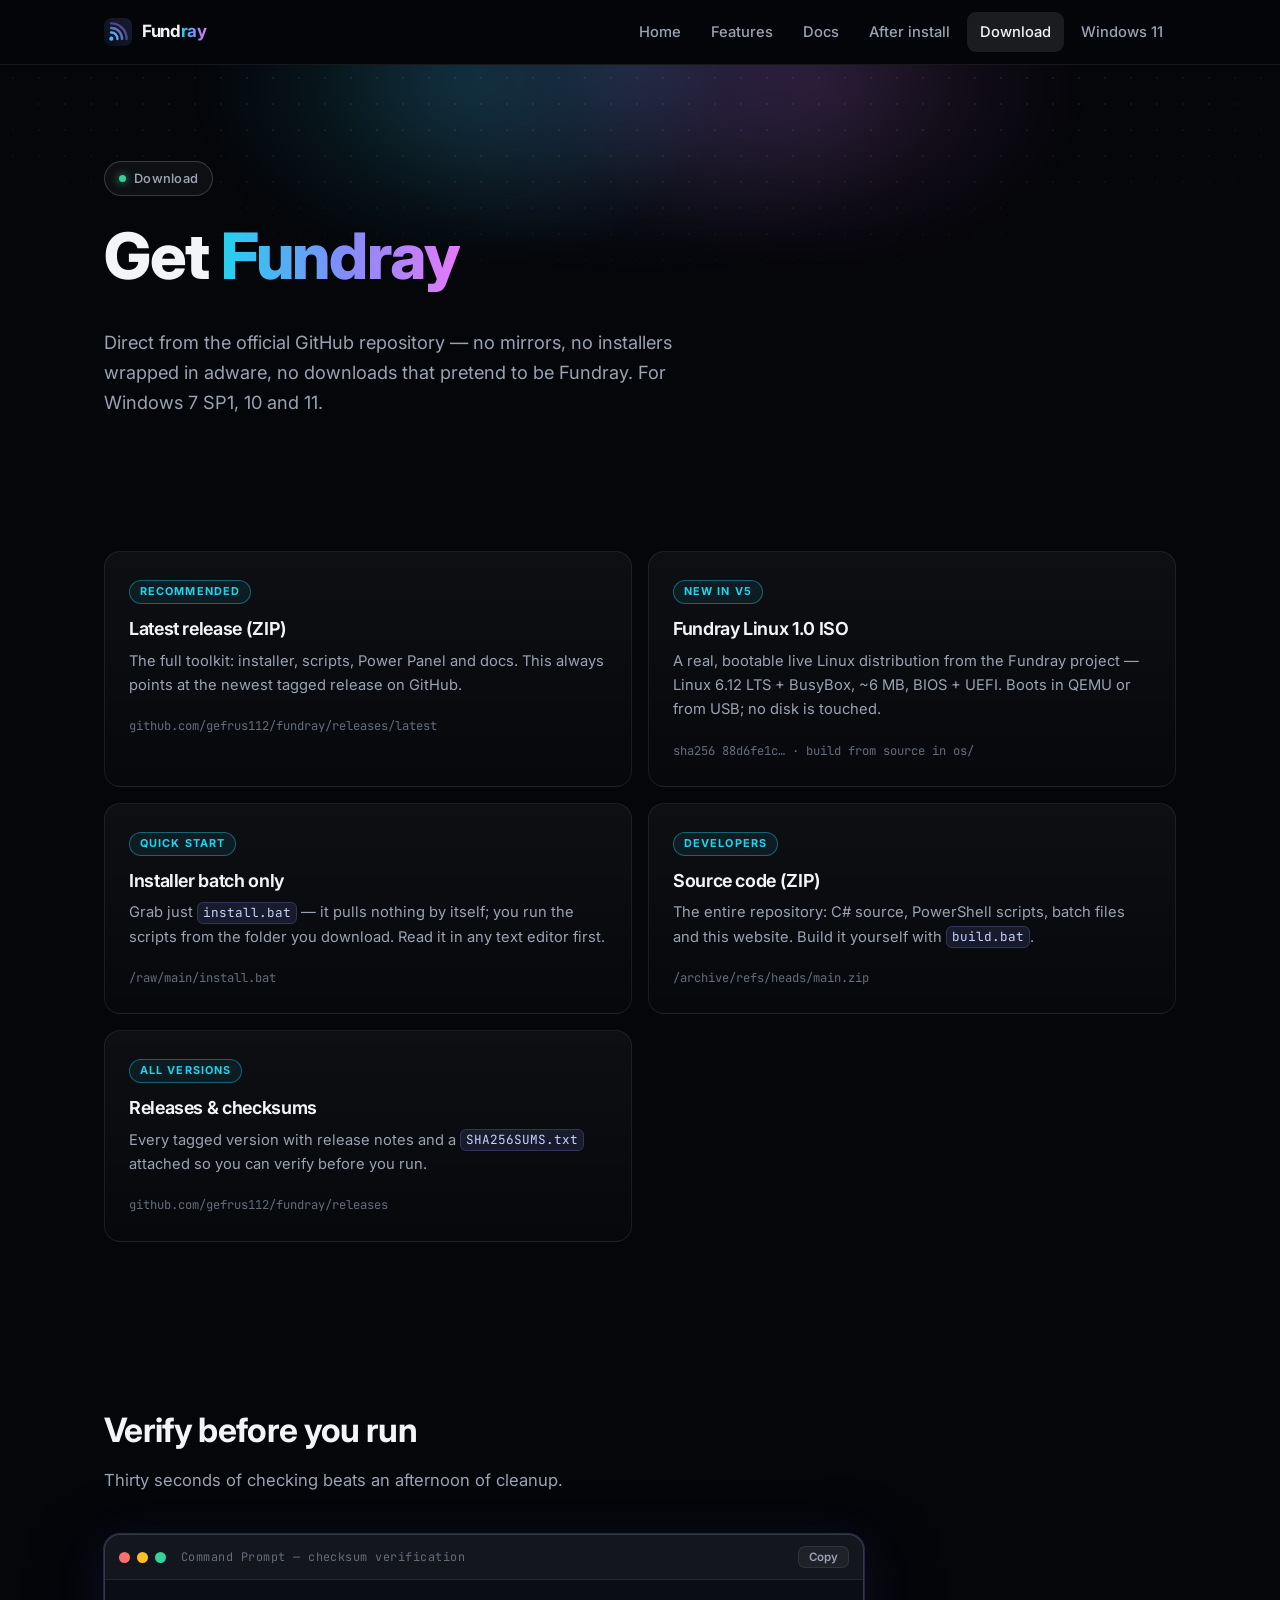
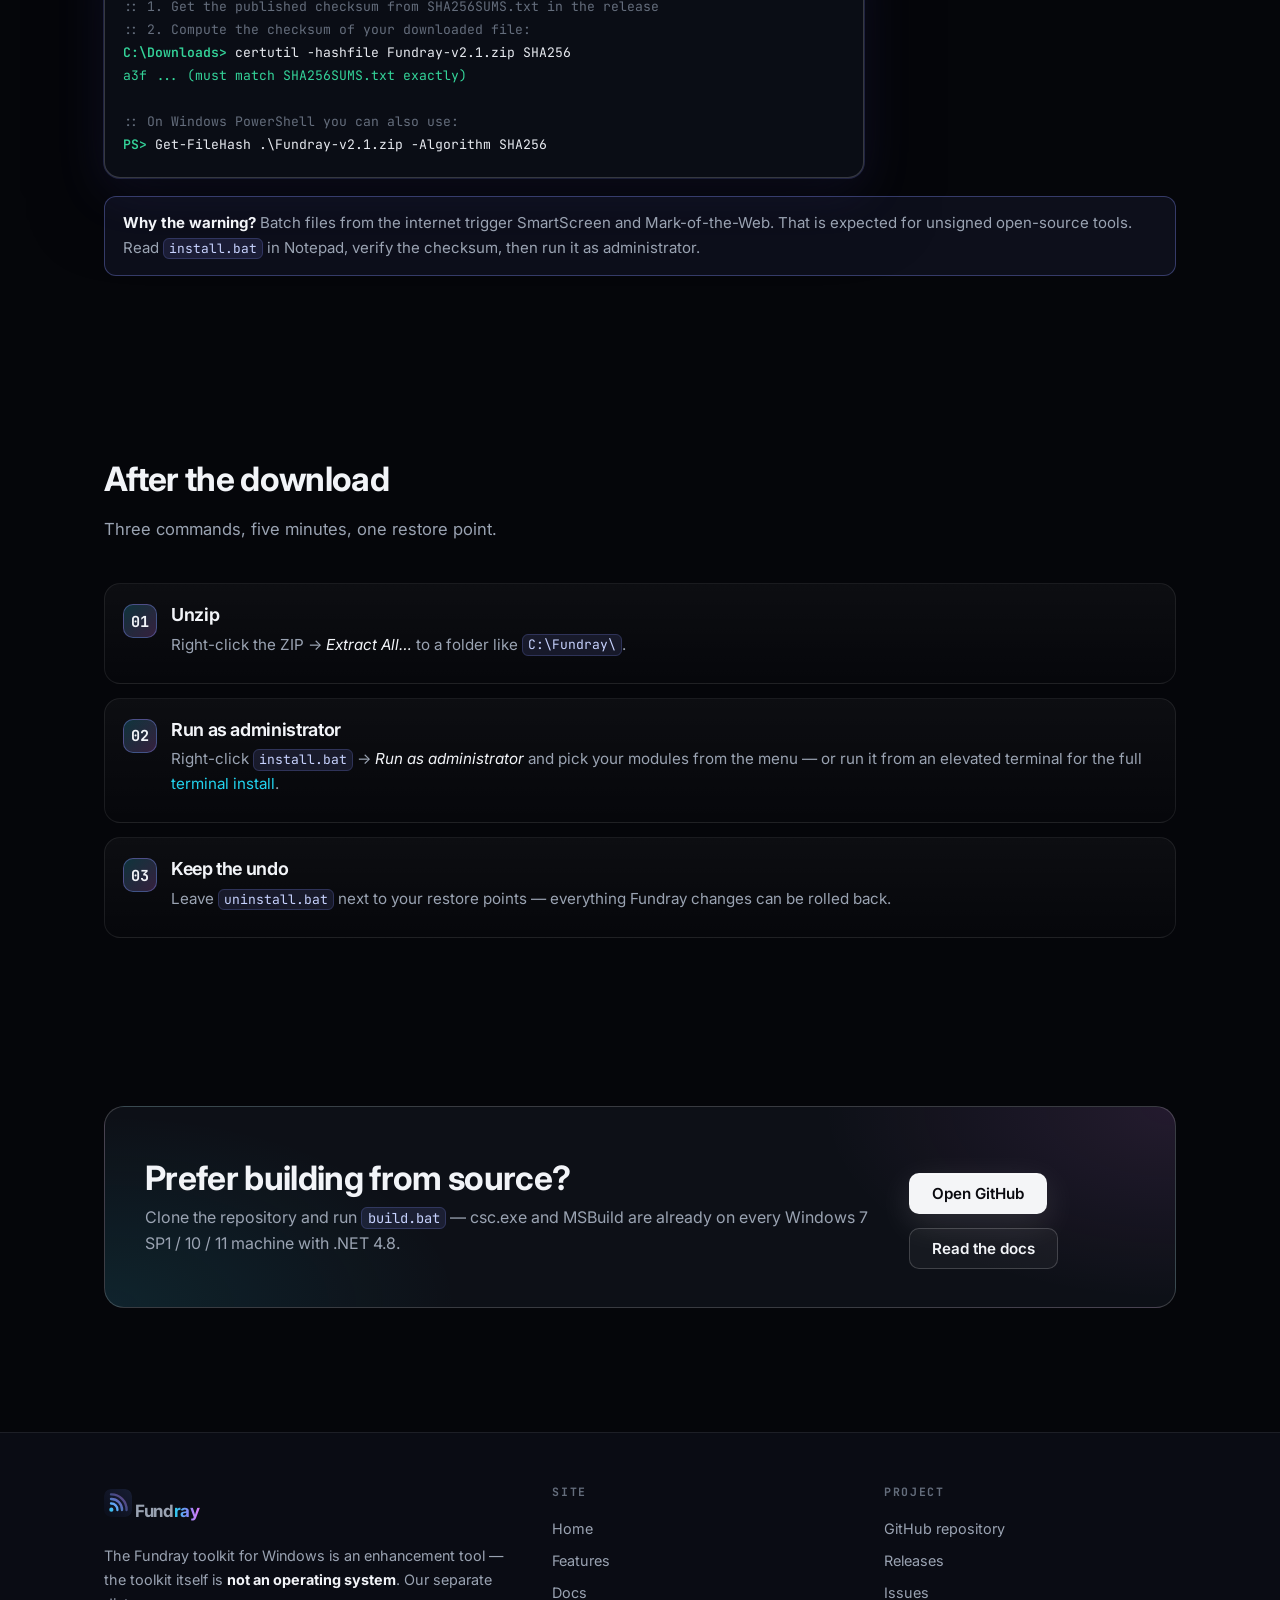
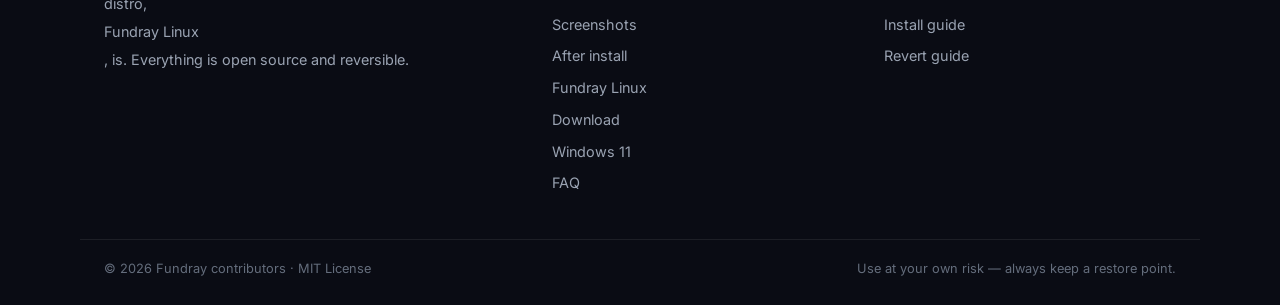
<file: download.html>
<!DOCTYPE html>
<html lang="en">
<head>
  <meta charset="utf-8">
  <meta name="viewport" content="width=device-width, initial-scale=1">
  <title>Download — Fundray</title>
  <meta name="description" content="Download Fundray from the official GitHub repository: latest release ZIP, installer batch, source code and SHA256 checksums. For Windows 7 SP1, 10 and 11.">
  <link rel="icon" type="image/svg+xml" href="assets/favicon.svg">
  <link rel="preconnect" href="https://fonts.googleapis.com">
  <link rel="preconnect" href="https://fonts.gstatic.com" crossorigin>
  <link href="https://fonts.googleapis.com/css2?family=Inter:wght@400;500;600;700;800&family=JetBrains+Mono:wght@400;600;700&display=swap" rel="stylesheet">
  <link rel="stylesheet" href="styles.css">
</head>
<body>

  <a class="skip-link" href="#main">Skip to content</a>

  <header class="site-header">
    <div class="nav container">
      <a class="brand" href="index.html">
        <svg class="logo" viewBox="0 0 32 32" xmlns="http://www.w3.org/2000/svg" aria-hidden="true">
          <defs>
            <linearGradient id="frt-dl" x1="0" y1="32" x2="32" y2="0" gradientUnits="userSpaceOnUse">
              <stop stop-color="#0b0e1a"/><stop offset="1" stop-color="#171d33"/>
            </linearGradient>
            <linearGradient id="frr-dl" x1="4" y1="28" x2="28" y2="4" gradientUnits="userSpaceOnUse">
              <stop stop-color="#22d3ee"/><stop offset="0.55" stop-color="#818cf8"/><stop offset="1" stop-color="#e879f9"/>
            </linearGradient>
          </defs>
          <rect width="32" height="32" rx="7.5" fill="url(#frt-dl)"/>
          <circle cx="8.4" cy="23.6" r="2.4" fill="url(#frr-dl)"/>
          <path d="M8 16.6 A7 7 0 0 1 15.4 24" fill="none" stroke="url(#frr-dl)" stroke-width="2.7" stroke-linecap="round"/>
          <path d="M8 11.4 A12.2 12.2 0 0 1 20.6 24" fill="none" stroke="url(#frr-dl)" stroke-width="2.7" stroke-linecap="round" opacity="0.72"/>
          <path d="M8 6.2 A17.4 17.4 0 0 1 25.8 24" fill="none" stroke="url(#frr-dl)" stroke-width="2.7" stroke-linecap="round" opacity="0.45"/>
        </svg>
        <span class="brand-name">Fund<span>ray</span></span>
      </a>

      <input type="checkbox" id="nav-toggle" class="nav-toggle" aria-label="Toggle navigation menu">
      <label for="nav-toggle" class="nav-burger" aria-label="Menu">
        <span></span><span></span><span></span>
      </label>

      <ul class="nav-links">
        <li><a href="index.html">Home</a></li>
        <li><a href="features.html">Features</a></li>
        <li><a href="docs.html">Docs</a></li>
        <li><a href="after.html">After install</a></li>
        <li><a href="download.html" class="active">Download</a></li>
        <li><a href="windows11.html">Windows 11</a></li>
      </ul>
    </div>
  </header>

  <main id="main">

    <section class="hero hero-compact" style="padding-bottom:32px;">
      <div class="container">
        <span class="pill">Download</span>
        <h1>Get <span class="grad-text">Fundray</span></h1>
        <p class="lead">Direct from the official GitHub repository — no mirrors, no installers
        wrapped in adware, no downloads that pretend to be Fundray. For Windows 7 SP1, 10 and 11.</p>
      </div>
    </section>

    <section class="section">
      <div class="container">
        <div class="dl-grid">
          <a class="dl-card" href="https://github.com/gefrus112/fundray/releases/latest">
            <div class="dl-tag">Recommended</div>
            <h3>Latest release (ZIP)</h3>
            <p>The full toolkit: installer, scripts, Power Panel and docs. This always points at
            the newest tagged release on GitHub.</p>
            <span class="dl-meta">github.com/gefrus112/fundray/releases/latest</span>
          </a>
          <a class="dl-card" href="os.html#download">
            <div class="dl-tag">New in v5</div>
            <h3>Fundray Linux 1.0 ISO</h3>
            <p>A real, bootable live Linux distribution from the Fundray project — Linux 6.12
            LTS + BusyBox, ~6 MB, BIOS + UEFI. Boots in QEMU or from USB; no disk is touched.</p>
            <span class="dl-meta">sha256 88d6fe1c… · build from source in os/</span>
          </a>
          <a class="dl-card" href="https://github.com/gefrus112/fundray/raw/main/install.bat">
            <div class="dl-tag">Quick start</div>
            <h3>Installer batch only</h3>
            <p>Grab just <code>install.bat</code> — it pulls nothing by itself; you run the scripts
            from the folder you download. Read it in any text editor first.</p>
            <span class="dl-meta">/raw/main/install.bat</span>
          </a>
          <a class="dl-card" href="https://github.com/gefrus112/fundray/archive/refs/heads/main.zip">
            <div class="dl-tag">Developers</div>
            <h3>Source code (ZIP)</h3>
            <p>The entire repository: C# source, PowerShell scripts, batch files and this website.
            Build it yourself with <code>build.bat</code>.</p>
            <span class="dl-meta">/archive/refs/heads/main.zip</span>
          </a>
          <a class="dl-card" href="https://github.com/gefrus112/fundray/releases">
            <div class="dl-tag">All versions</div>
            <h3>Releases &amp; checksums</h3>
            <p>Every tagged version with release notes and a <code>SHA256SUMS.txt</code> attached
            so you can verify before you run.</p>
            <span class="dl-meta">github.com/gefrus112/fundray/releases</span>
          </a>
        </div>
      </div>
    </section>

    <section class="section">
      <div class="container">
        <div class="section-head">
          <h2>Verify before you run</h2>
          <p>Thirty seconds of checking beats an afternoon of cleanup.</p>
        </div>
        <div class="term" style="max-width:760px;">
          <div class="term-bar"><span class="term-dot"></span><span class="term-dot"></span><span class="term-dot"></span><span class="term-title">Command Prompt — checksum verification</span></div>
          <div class="term-body"><code><span class="t-dim">:: 1. Get the published checksum from SHA256SUMS.txt in the release</span>
<span class="t-dim">:: 2. Compute the checksum of your downloaded file:</span>
<span class="t-prompt">C:\Downloads&gt;</span> <span class="t-cmd">certutil -hashfile Fundray-v2.1.zip SHA256</span>
<span class="t-ok">a3f ... (must match SHA256SUMS.txt exactly)</span>

<span class="t-dim">:: On Windows PowerShell you can also use:</span>
<span class="t-prompt">PS&gt;</span> <span class="t-cmd">Get-FileHash .\Fundray-v2.1.zip -Algorithm SHA256</span></code></div>
        </div>
        <div class="callout" style="margin-top:18px;">
          <strong>Why the warning?</strong> Batch files from the internet trigger SmartScreen and
          Mark-of-the-Web. That is expected for unsigned open-source tools. Read
          <code>install.bat</code> in Notepad, verify the checksum, then run it as administrator.
        </div>
      </div>
    </section>

    <section class="section">
      <div class="container">
        <div class="section-head">
          <h2>After the download</h2>
          <p>Three commands, five minutes, one restore point.</p>
        </div>
        <ol class="steps">
          <li><h3>Unzip</h3><p>Right-click the ZIP &rarr; <em>Extract All&hellip;</em> to a folder
          like <code>C:\Fundray\</code>.</p></li>
          <li><h3>Run as administrator</h3><p>Right-click <code>install.bat</code> &rarr;
          <em>Run as administrator</em> and pick your modules from the menu — or run it from an
          elevated terminal for the full <a href="docs.html#install">terminal install</a>.</p></li>
          <li><h3>Keep the undo</h3><p>Leave <code>uninstall.bat</code> next to your restore
          points — everything Fundray changes can be rolled back.</p></li>
        </ol>
      </div>
    </section>

    <section class="section">
      <div class="container">
        <div class="cta-band">
          <div>
            <h2>Prefer building from source?</h2>
            <p>Clone the repository and run <code>build.bat</code> — csc.exe and MSBuild are
            already on every Windows 7 SP1 / 10 / 11 machine with .NET 4.8.</p>
          </div>
          <div class="cta-row">
            <a class="btn btn-primary" href="https://github.com/gefrus112/fundray">Open GitHub</a>
            <a class="btn btn-ghost" href="docs.html">Read the docs</a>
          </div>
        </div>
      </div>
    </section>

  </main>

  <footer class="site-footer">
    <div class="container footer-grid">
      <div>
        <a class="brand" href="index.html">
          <svg class="logo" viewBox="0 0 32 32" xmlns="http://www.w3.org/2000/svg" aria-hidden="true">
            <rect width="32" height="32" rx="7.5" fill="url(#frt-dl)"/>
            <circle cx="8.4" cy="23.6" r="2.4" fill="url(#frr-dl)"/>
            <path d="M8 16.6 A7 7 0 0 1 15.4 24" fill="none" stroke="url(#frr-dl)" stroke-width="2.7" stroke-linecap="round"/>
            <path d="M8 11.4 A12.2 12.2 0 0 1 20.6 24" fill="none" stroke="url(#frr-dl)" stroke-width="2.7" stroke-linecap="round" opacity="0.72"/>
            <path d="M8 6.2 A17.4 17.4 0 0 1 25.8 24" fill="none" stroke="url(#frr-dl)" stroke-width="2.7" stroke-linecap="round" opacity="0.45"/>
          </svg>
          <span class="brand-name">Fund<span>ray</span></span>
        </a>
        <p>The Fundray toolkit for Windows is an enhancement tool — the toolkit itself is
        <strong>not an operating system</strong>. Our separate distro,
        <a href="os.html">Fundray Linux</a>, is. Everything is open source and reversible.</p>
      </div>
      <div>
        <h4>Site</h4>
        <a href="index.html">Home</a>
        <a href="features.html">Features</a>
        <a href="docs.html">Docs</a>
        <a href="screenshots.html">Screenshots</a>
        <a href="after.html">After install</a>
        <a href="os.html">Fundray Linux</a>
        <a href="download.html">Download</a>
        <a href="windows11.html">Windows 11</a>
        <a href="faq.html">FAQ</a>
      </div>
      <div>
        <h4>Project</h4>
        <a href="https://github.com/gefrus112/fundray">GitHub repository</a>
        <a href="https://github.com/gefrus112/fundray/releases">Releases</a>
        <a href="https://github.com/gefrus112/fundray/issues">Issues</a>
        <a href="docs/install.md">Install guide</a>
        <a href="docs/revert.md">Revert guide</a>
      </div>
    </div>
    <div class="container footer-bottom">
      <span>&copy; 2026 Fundray contributors &middot; MIT License</span>
      <span>Use at your own risk — always keep a restore point.</span>
    </div>
  </footer>

  <script src="site.js" defer></script>
</body>
</html>
</file>
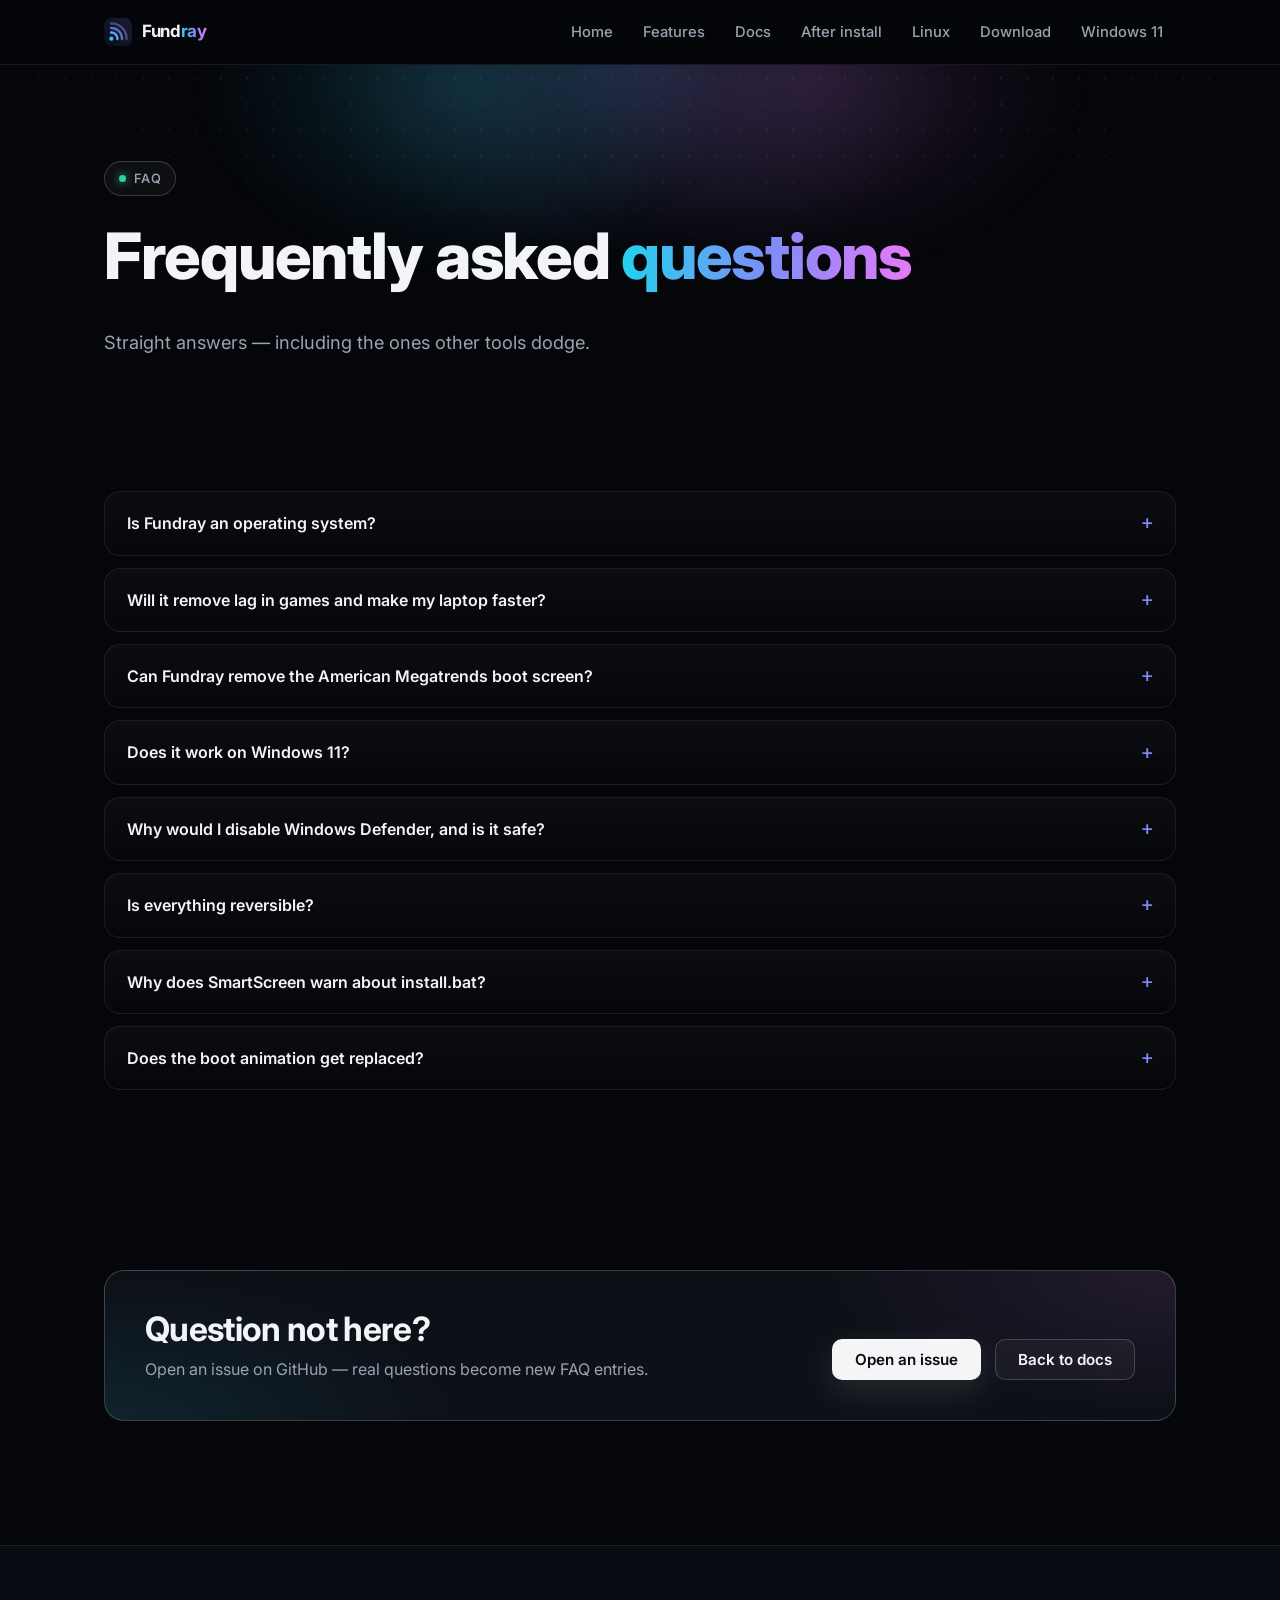
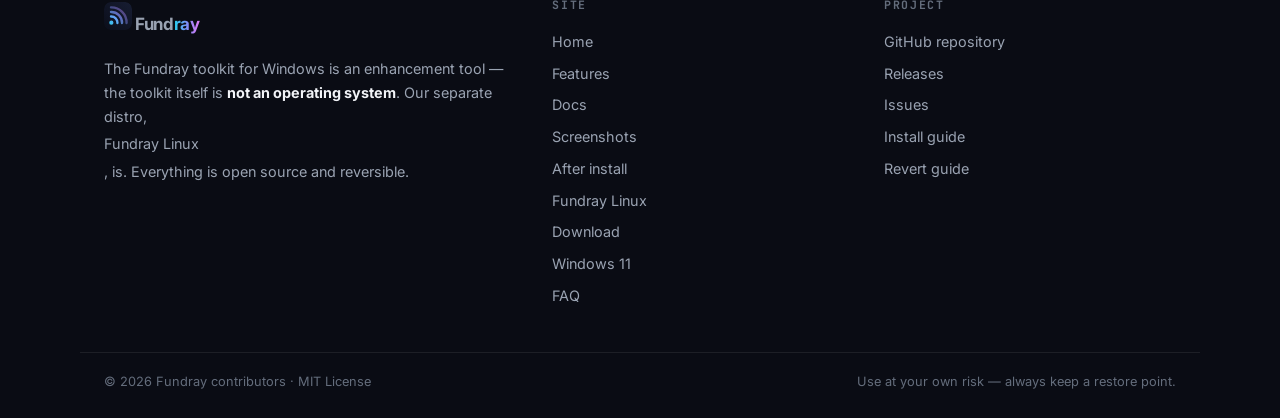
<file: faq.html>
<!DOCTYPE html>
<html lang="en">
<head>
  <meta charset="utf-8">
  <meta name="viewport" content="width=device-width, initial-scale=1">
  <title>FAQ — Fundray</title>
  <meta name="description" content="Frequently asked questions about Fundray: is it an OS, the American Megatrends boot screen, game lag and FPS, Windows 11 support, Defender safety and reversibility.">
  <link rel="icon" type="image/svg+xml" href="assets/favicon.svg">
  <link rel="preconnect" href="https://fonts.googleapis.com">
  <link rel="preconnect" href="https://fonts.gstatic.com" crossorigin>
  <link href="https://fonts.googleapis.com/css2?family=Inter:wght@400;500;600;700;800&family=JetBrains+Mono:wght@400;600;700&display=swap" rel="stylesheet">
  <link rel="stylesheet" href="styles.css">
</head>
<body>

  <a class="skip-link" href="#main">Skip to content</a>

  <header class="site-header">
    <div class="nav container">
      <a class="brand" href="index.html">
        <svg class="logo" viewBox="0 0 32 32" xmlns="http://www.w3.org/2000/svg" aria-hidden="true">
          <defs>
            <linearGradient id="frt-fq" x1="0" y1="32" x2="32" y2="0" gradientUnits="userSpaceOnUse">
              <stop stop-color="#0b0e1a"/><stop offset="1" stop-color="#171d33"/>
            </linearGradient>
            <linearGradient id="frr-fq" x1="4" y1="28" x2="28" y2="4" gradientUnits="userSpaceOnUse">
              <stop stop-color="#22d3ee"/><stop offset="0.55" stop-color="#818cf8"/><stop offset="1" stop-color="#e879f9"/>
            </linearGradient>
          </defs>
          <rect width="32" height="32" rx="7.5" fill="url(#frt-fq)"/>
          <circle cx="8.4" cy="23.6" r="2.4" fill="url(#frr-fq)"/>
          <path d="M8 16.6 A7 7 0 0 1 15.4 24" fill="none" stroke="url(#frr-fq)" stroke-width="2.7" stroke-linecap="round"/>
          <path d="M8 11.4 A12.2 12.2 0 0 1 20.6 24" fill="none" stroke="url(#frr-fq)" stroke-width="2.7" stroke-linecap="round" opacity="0.72"/>
          <path d="M8 6.2 A17.4 17.4 0 0 1 25.8 24" fill="none" stroke="url(#frr-fq)" stroke-width="2.7" stroke-linecap="round" opacity="0.45"/>
        </svg>
        <span class="brand-name">Fund<span>ray</span></span>
      </a>

      <input type="checkbox" id="nav-toggle" class="nav-toggle" aria-label="Toggle navigation menu">
      <label for="nav-toggle" class="nav-burger" aria-label="Menu">
        <span></span><span></span><span></span>
      </label>

      <ul class="nav-links">
        <li><a href="index.html">Home</a></li>
        <li><a href="features.html">Features</a></li>
        <li><a href="docs.html">Docs</a></li>
        <li><a href="after.html">After install</a></li>
        <li><a href="os.html">Linux</a></li>
        <li><a href="download.html">Download</a></li>
        <li><a href="windows11.html">Windows 11</a></li>
      </ul>
    </div>
  </header>

  <main id="main">

    <section class="hero hero-compact" style="padding-bottom:32px;">
      <div class="container">
        <span class="pill">FAQ</span>
        <h1>Frequently asked <span class="grad-text">questions</span></h1>
        <p class="lead">Straight answers — including the ones other tools dodge.</p>
      </div>
    </section>

    <section class="section">
      <div class="container">

        <details class="faq-item">
          <summary>Is Fundray an operating system?</summary>
          <div class="faq-body"><p>No — and it never claims to be. Fundray is an enhancement toolkit that installs on top of
     the Windows you already have (Windows 7 SP1, 10 or 11). It tunes services, power plans,
     Terminal, boot-time appearance and a few UX niceties. Windows stays Windows; Fundray just
     makes it smoother.</p></div>
        </details>

        <details class="faq-item">
          <summary>Will it remove lag in games and make my laptop faster?</summary>
          <div class="faq-body"><p>It removes the <em>system-side</em> causes of stutter: auto-starting helpers, pointless
     background services and the balanced power plan. On an aged machine that is very noticeable —
     Windows feels snappier and games stutter less because the system is quiet. What it will not
     do: upgrade your hardware, add DirectX versions your OS lacks, or promise magic FPS numbers.
     Recent Minecraft: Java Edition releases, for example, no longer officially support Windows 7 —
     no tuning changes that.</p></div>
        </details>

        <details class="faq-item">
          <summary>Can Fundray remove the American Megatrends boot screen?</summary>
          <div class="faq-body"><p>Not from inside Windows — nobody honestly can. That screen is drawn by your
     motherboard's BIOS firmware before Windows even loads, so it belongs to your hardware, not
     to the operating system. What you <em>can</em> do legitimately: enter BIOS setup (usually
     <code>Del</code> or <code>F2</code> at power-on) and look for <strong>Quiet Boot</strong>,
     <strong>Full Screen Logo</strong> or <strong>Boot Logo</strong> settings. Fundray's
     <a href="docs/bootsplash.md">boot &amp; splash guide</a> walks you through it, and its
     software-side tweaks (logon background) cover everything Windows controls.</p></div>
        </details>

        <details class="faq-item">
          <summary>Does it work on Windows 11?</summary>
          <div class="faq-body"><p>Yes — Windows 11 is a first-class target. The installer detects your version and adjusts
     every module, and installer option <strong>[8]</strong> adds Win11-specific tweaks: the
     classic full right-click menu and taskbar alignment. One honest exception: the
     <code>OEMBackground</code> logon-background method is a Windows 7/10 mechanism and is skipped
     on Windows 11 rather than shipped broken. See the
     <a href="windows11.html">Windows 11 page</a> for the full support matrix.</p></div>
        </details>

        <details class="faq-item">
          <summary>Why would I disable Windows Defender, and is it safe?</summary>
          <div class="faq-body"><p>The Defender switch is <strong>opt-in</strong> and exists for a narrow, common case: power
     users who already run another antivirus, or who pause real-time protection for a specific
     heavy task. It uses documented Group Policy keys, warns before acting, logs the change, and
     <code>uninstall.bat</code> re-enables protection automatically. If you have no other
     antivirus, leave Defender on — that is the safe default and Fundray's default too.</p></div>
        </details>

        <details class="faq-item">
          <summary>Is everything reversible?</summary>
          <div class="faq-body"><p>Yes — that is the project's core rule. Three safety layers: (1) Fundray's own undo log and
     one-click restore, (2) the Terminal settings.json backup, (3) a Windows System Restore point
     created before any optimization. Run <code>uninstall.bat</code> or restore a checkpoint and
     you are back to where you started.</p></div>
        </details>

        <details class="faq-item">
          <summary>Why does SmartScreen warn about install.bat?</summary>
          <div class="faq-body"><p>Because it is an unsigned batch file downloaded from the internet. That is expected and not
     a sign of malware — it just means no code-signing certificate vouches for the file. Verify
     the SHA256 checksum from the release, read the script in Notepad (it is plain text for a
     reason), then choose <em>More info &rarr; Run anyway</em>.</p></div>
        </details>

        <details class="faq-item">
          <summary>Does the boot animation get replaced?</summary>
          <div class="faq-body"><p>No. Replacing the boot animation means patching <code>bootres.dll</code>, a Windows system
     file — the fastest way to turn a slow laptop into an unbootable one. Fundray refuses to touch
     system files. You get the documented logon-background tweak and a BIOS guide instead.</p></div>
        </details>

      </div>
    </section>

    <section class="section">
      <div class="container">
        <div class="cta-band">
          <div>
            <h2>Question not here?</h2>
            <p>Open an issue on GitHub — real questions become new FAQ entries.</p>
          </div>
          <div class="cta-row">
            <a class="btn btn-primary" href="https://github.com/gefrus112/fundray/issues">Open an issue</a>
            <a class="btn btn-ghost" href="docs.html">Back to docs</a>
          </div>
        </div>
      </div>
    </section>

  </main>

  <footer class="site-footer">
    <div class="container footer-grid">
      <div>
        <a class="brand" href="index.html">
          <svg class="logo" viewBox="0 0 32 32" xmlns="http://www.w3.org/2000/svg" aria-hidden="true">
            <rect width="32" height="32" rx="7.5" fill="url(#frt-fq)"/>
            <circle cx="8.4" cy="23.6" r="2.4" fill="url(#frr-fq)"/>
            <path d="M8 16.6 A7 7 0 0 1 15.4 24" fill="none" stroke="url(#frr-fq)" stroke-width="2.7" stroke-linecap="round"/>
            <path d="M8 11.4 A12.2 12.2 0 0 1 20.6 24" fill="none" stroke="url(#frr-fq)" stroke-width="2.7" stroke-linecap="round" opacity="0.72"/>
            <path d="M8 6.2 A17.4 17.4 0 0 1 25.8 24" fill="none" stroke="url(#frr-fq)" stroke-width="2.7" stroke-linecap="round" opacity="0.45"/>
          </svg>
          <span class="brand-name">Fund<span>ray</span></span>
        </a>
        <p>The Fundray toolkit for Windows is an enhancement tool — the toolkit itself is
        <strong>not an operating system</strong>. Our separate distro,
        <a href="os.html">Fundray Linux</a>, is. Everything is open source and reversible.</p>
      </div>
      <div>
        <h4>Site</h4>
        <a href="index.html">Home</a>
        <a href="features.html">Features</a>
        <a href="docs.html">Docs</a>
        <a href="screenshots.html">Screenshots</a>
        <a href="after.html">After install</a>
        <a href="os.html">Fundray Linux</a>
        <a href="download.html">Download</a>
        <a href="windows11.html">Windows 11</a>
        <a href="faq.html">FAQ</a>
      </div>
      <div>
        <h4>Project</h4>
        <a href="https://github.com/gefrus112/fundray">GitHub repository</a>
        <a href="https://github.com/gefrus112/fundray/releases">Releases</a>
        <a href="https://github.com/gefrus112/fundray/issues">Issues</a>
        <a href="docs/install.md">Install guide</a>
        <a href="docs/revert.md">Revert guide</a>
      </div>
    </div>
    <div class="container footer-bottom">
      <span>&copy; 2026 Fundray contributors &middot; MIT License</span>
      <span>Use at your own risk — always keep a restore point.</span>
    </div>
  </footer>

  <script src="site.js" defer></script>
</body>
</html>
</file>
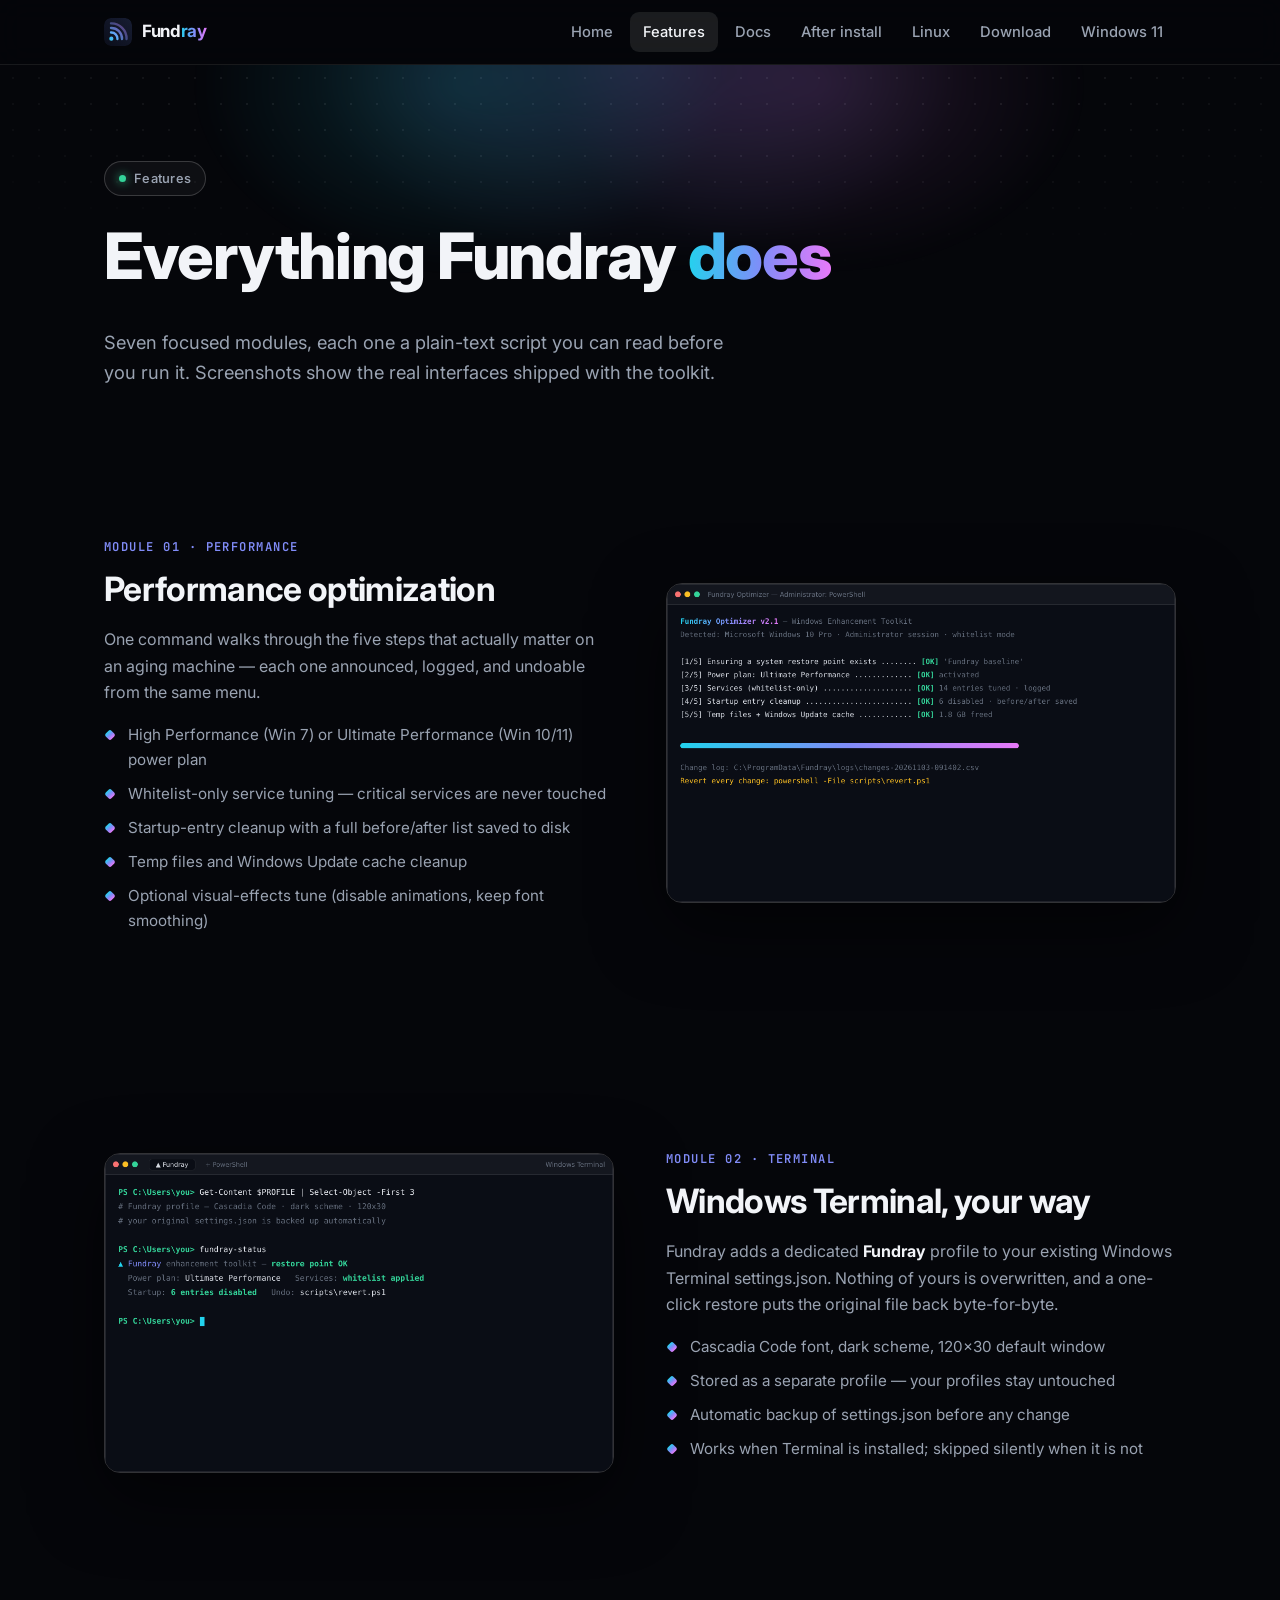
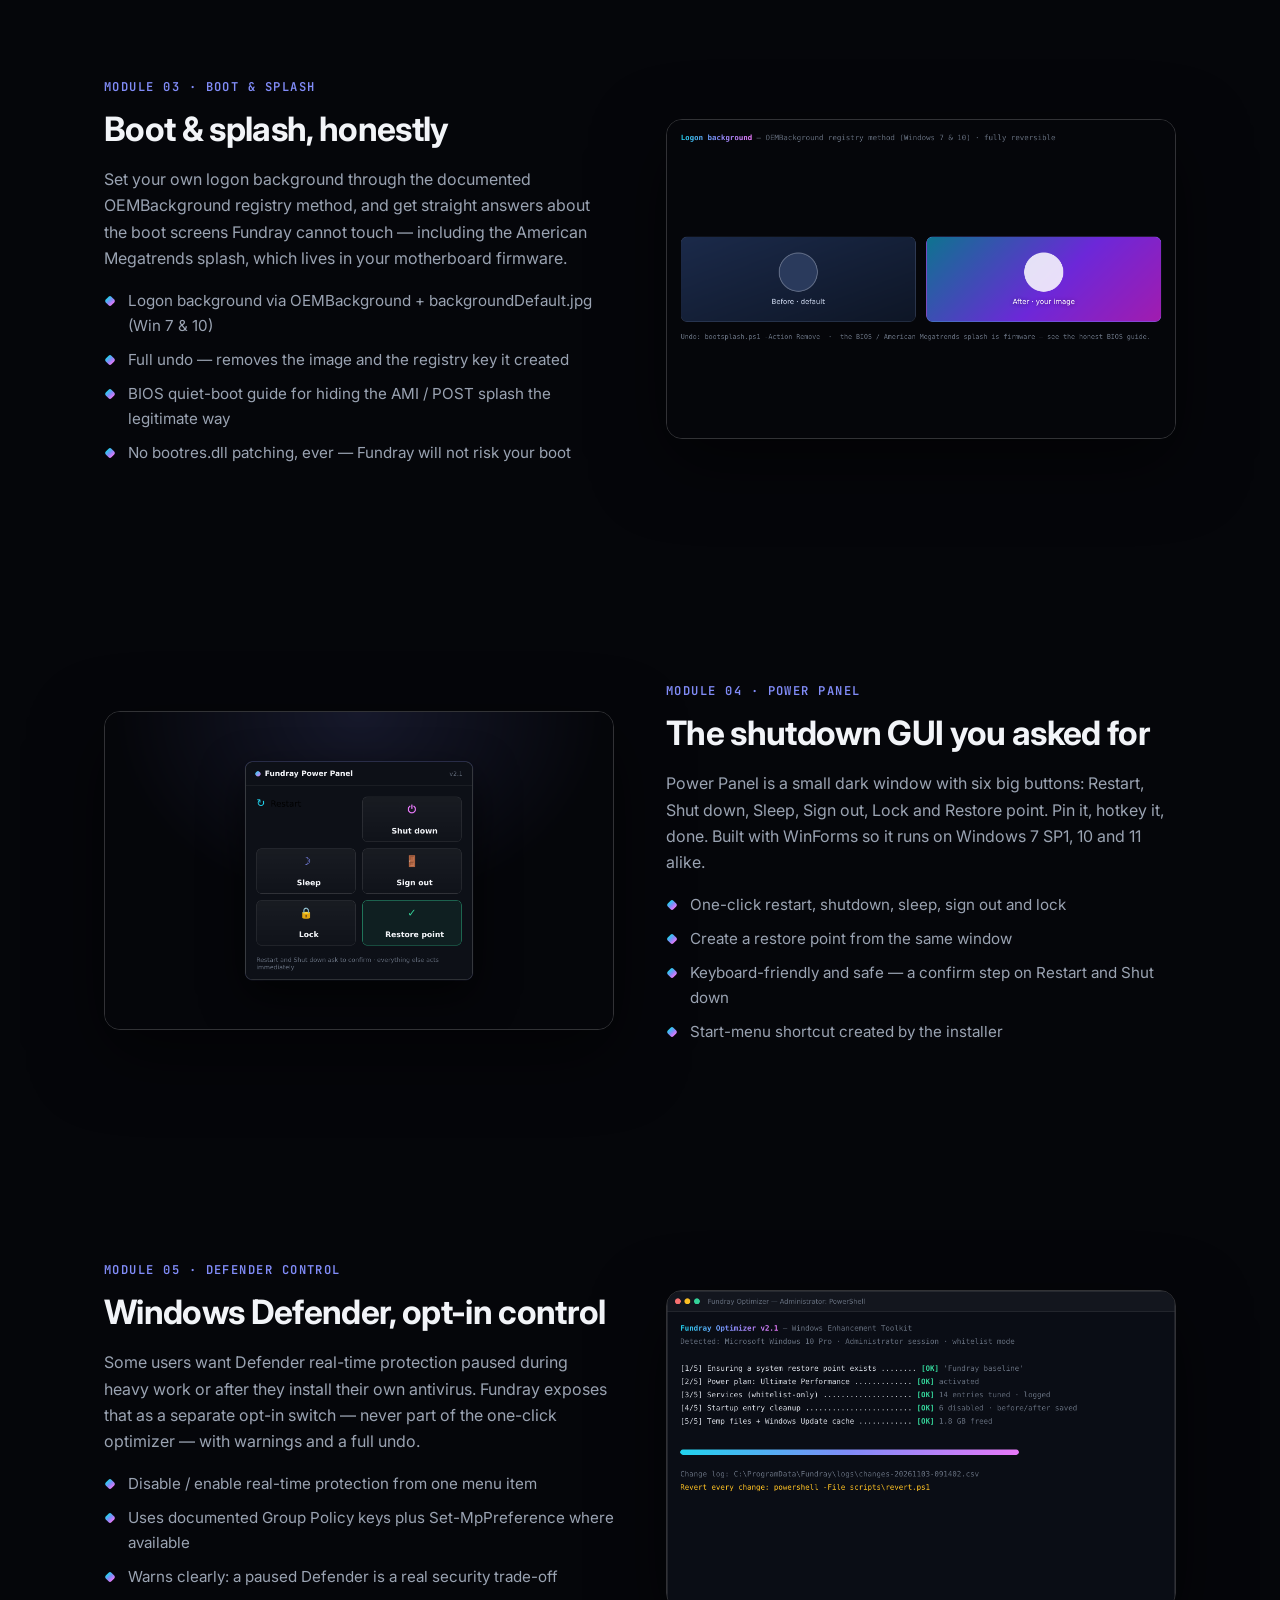
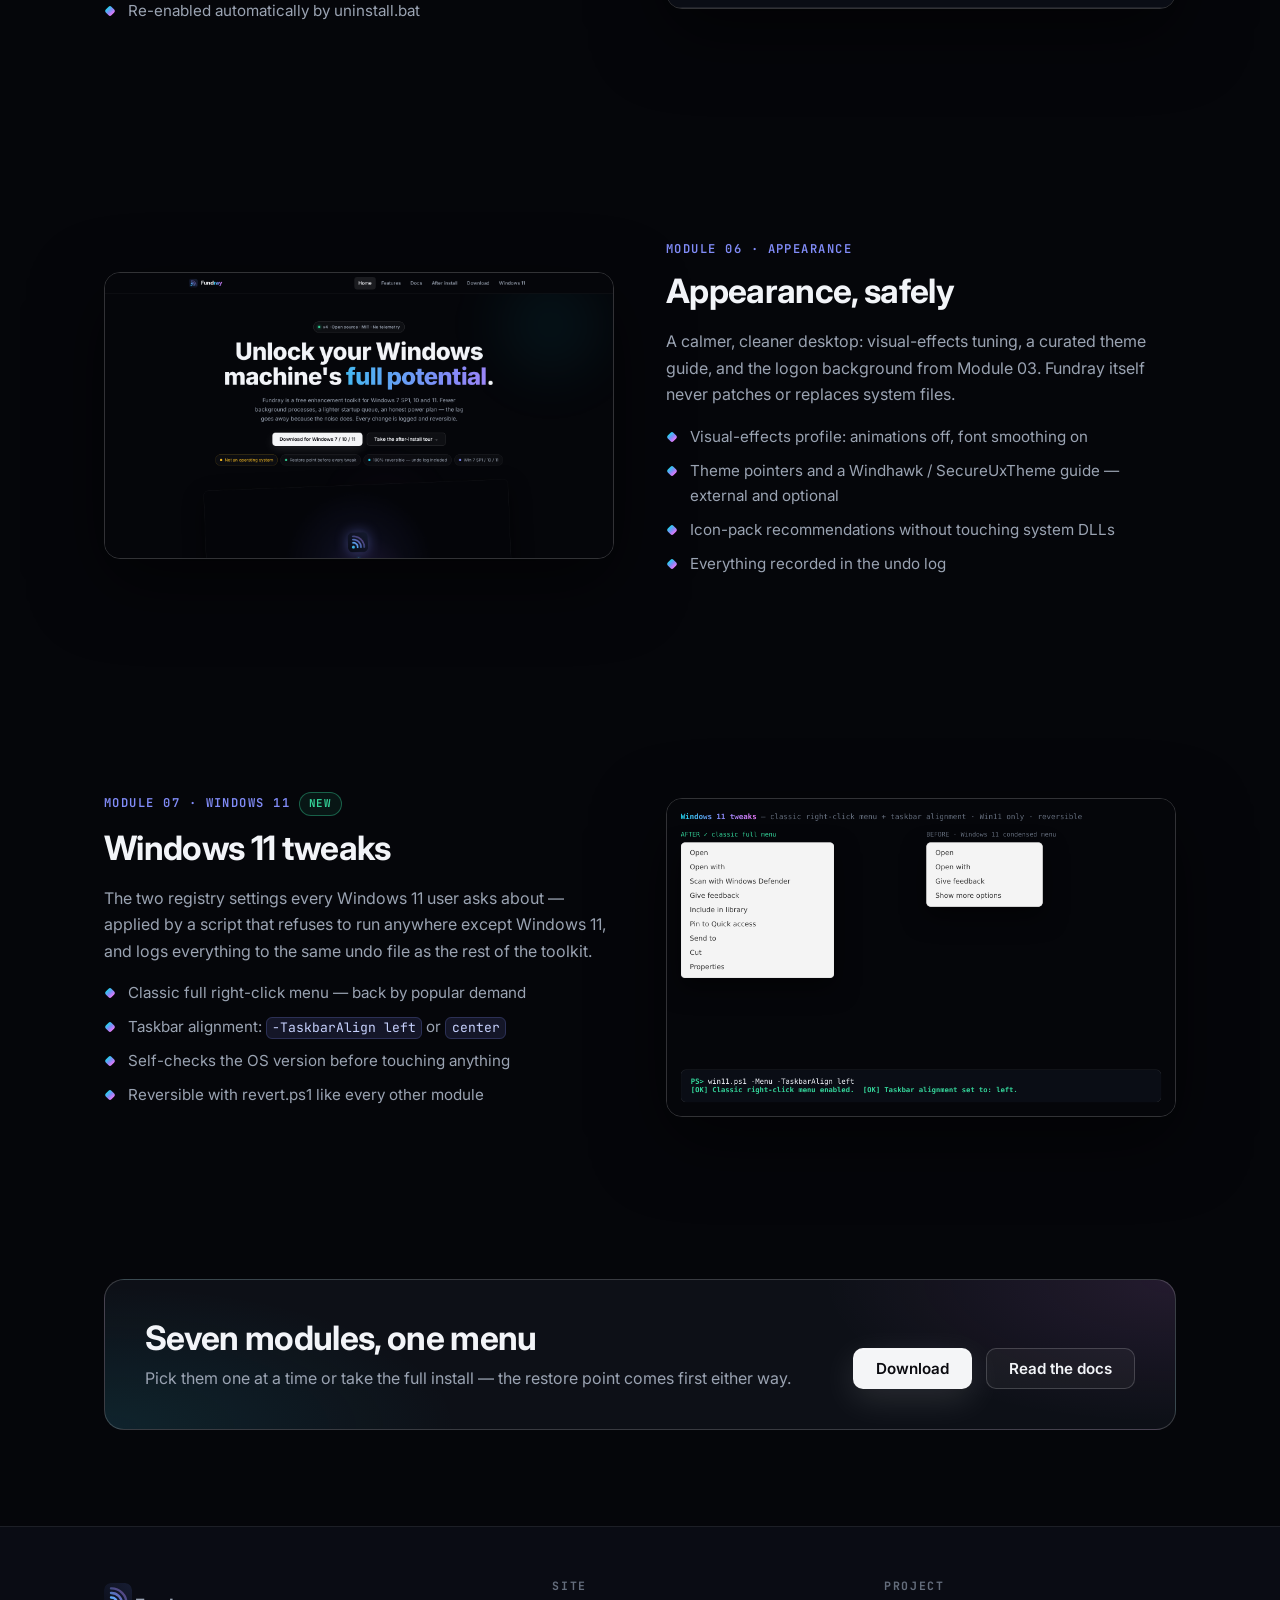
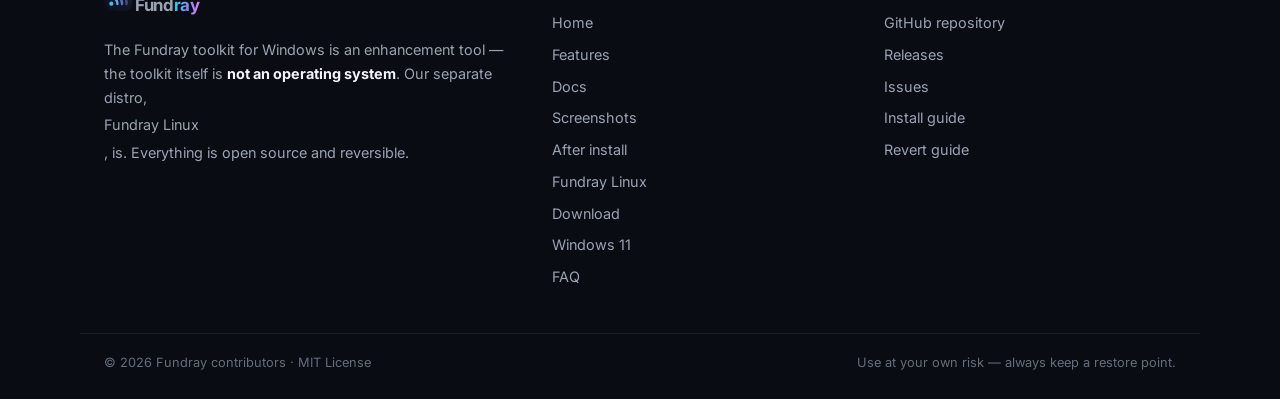
<file: features.html>
<!DOCTYPE html>
<html lang="en">
<head>
  <meta charset="utf-8">
  <meta name="viewport" content="width=device-width, initial-scale=1">
  <title>Features — Fundray</title>
  <meta name="description" content="All Fundray modules explained with screenshots: performance, Windows Terminal, boot and splash, Power Panel shutdown GUI, Defender control, appearance and Windows 11 tweaks.">
  <link rel="icon" type="image/svg+xml" href="assets/favicon.svg">
  <link rel="preconnect" href="https://fonts.googleapis.com">
  <link rel="preconnect" href="https://fonts.gstatic.com" crossorigin>
  <link href="https://fonts.googleapis.com/css2?family=Inter:wght@400;500;600;700;800&family=JetBrains+Mono:wght@400;600;700&display=swap" rel="stylesheet">
  <link rel="stylesheet" href="styles.css">
</head>
<body>

  <a class="skip-link" href="#main">Skip to content</a>

  <header class="site-header">
    <div class="nav container">
      <a class="brand" href="index.html">
        <svg class="logo" viewBox="0 0 32 32" xmlns="http://www.w3.org/2000/svg" aria-hidden="true">
          <defs>
            <linearGradient id="frt-ftr" x1="0" y1="32" x2="32" y2="0" gradientUnits="userSpaceOnUse">
              <stop stop-color="#0b0e1a"/><stop offset="1" stop-color="#171d33"/>
            </linearGradient>
            <linearGradient id="frr-ftr" x1="4" y1="28" x2="28" y2="4" gradientUnits="userSpaceOnUse">
              <stop stop-color="#22d3ee"/><stop offset="0.55" stop-color="#818cf8"/><stop offset="1" stop-color="#e879f9"/>
            </linearGradient>
          </defs>
          <rect width="32" height="32" rx="7.5" fill="url(#frt-ftr)"/>
          <circle cx="8.4" cy="23.6" r="2.4" fill="url(#frr-ftr)"/>
          <path d="M8 16.6 A7 7 0 0 1 15.4 24" fill="none" stroke="url(#frr-ftr)" stroke-width="2.7" stroke-linecap="round"/>
          <path d="M8 11.4 A12.2 12.2 0 0 1 20.6 24" fill="none" stroke="url(#frr-ftr)" stroke-width="2.7" stroke-linecap="round" opacity="0.72"/>
          <path d="M8 6.2 A17.4 17.4 0 0 1 25.8 24" fill="none" stroke="url(#frr-ftr)" stroke-width="2.7" stroke-linecap="round" opacity="0.45"/>
        </svg>
        <span class="brand-name">Fund<span>ray</span></span>
      </a>

      <input type="checkbox" id="nav-toggle" class="nav-toggle" aria-label="Toggle navigation menu">
      <label for="nav-toggle" class="nav-burger" aria-label="Menu">
        <span></span><span></span><span></span>
      </label>

      <ul class="nav-links">
        <li><a href="index.html">Home</a></li>
        <li><a href="features.html" class="active">Features</a></li>
        <li><a href="docs.html">Docs</a></li>
        <li><a href="after.html">After install</a></li>
        <li><a href="os.html">Linux</a></li>
        <li><a href="download.html">Download</a></li>
        <li><a href="windows11.html">Windows 11</a></li>
      </ul>
    </div>
  </header>

  <main id="main">

    <section class="hero hero-compact" style="padding-bottom:32px;">
      <div class="container">
        <span class="pill">Features</span>
        <h1>Everything Fundray <span class="grad-text">does</span></h1>
        <p class="lead">Seven focused modules, each one a plain-text script you can read before
        you run it. Screenshots show the real interfaces shipped with the toolkit.</p>
      </div>
    </section>

    <section class="section-tight">
      <div class="container">
        <div class="feature-row">
          <div class="feature-copy">
            <div class="kicker">Module 01 &middot; Performance</div>
            <h2>Performance optimization</h2>
            <p>One command walks through the five steps that actually matter on an aging machine —
            each one announced, logged, and undoable from the same menu.</p>
            <ul>
              <li>High Performance (Win 7) or Ultimate Performance (Win 10/11) power plan</li>
              <li>Whitelist-only service tuning — critical services are never touched</li>
              <li>Startup-entry cleanup with a full before/after list saved to disk</li>
              <li>Temp files and Windows Update cache cleanup</li>
              <li>Optional visual-effects tune (disable animations, keep font smoothing)</li>
            </ul>
          </div>
          <div class="feature-shot">
            <img src="assets/screenshots/optimizer.png" alt="Fundray optimizer console output" loading="lazy">
          </div>
        </div>
      </div>
    </section>

    <section class="section-tight">
      <div class="container">
        <div class="feature-row flip">
          <div class="feature-copy">
            <div class="kicker">Module 02 &middot; Terminal</div>
            <h2>Windows Terminal, your way</h2>
            <p>Fundray adds a dedicated <strong>Fundray</strong> profile to your existing Windows
            Terminal settings.json. Nothing of yours is overwritten, and a one-click restore puts
            the original file back byte-for-byte.</p>
            <ul>
              <li>Cascadia Code font, dark scheme, 120&times;30 default window</li>
              <li>Stored as a separate profile — your profiles stay untouched</li>
              <li>Automatic backup of settings.json before any change</li>
              <li>Works when Terminal is installed; skipped silently when it is not</li>
            </ul>
          </div>
          <div class="feature-shot">
            <img src="assets/screenshots/terminal.png" alt="Windows Terminal with the Fundray profile" loading="lazy">
          </div>
        </div>
      </div>
    </section>

    <section class="section-tight">
      <div class="container">
        <div class="feature-row">
          <div class="feature-copy">
            <div class="kicker">Module 03 &middot; Boot &amp; splash</div>
            <h2>Boot &amp; splash, honestly</h2>
            <p>Set your own logon background through the documented OEMBackground registry method,
            and get straight answers about the boot screens Fundray cannot touch — including the
            American Megatrends splash, which lives in your motherboard firmware.</p>
            <ul>
              <li>Logon background via OEMBackground + backgroundDefault.jpg (Win 7 &amp; 10)</li>
              <li>Full undo — removes the image and the registry key it created</li>
              <li>BIOS quiet-boot guide for hiding the AMI / POST splash the legitimate way</li>
              <li>No bootres.dll patching, ever — Fundray will not risk your boot</li>
            </ul>
          </div>
          <div class="feature-shot">
            <img src="assets/screenshots/bootsplash.png" alt="Logon background before and after Fundray" loading="lazy">
          </div>
        </div>
      </div>
    </section>

    <section class="section-tight">
      <div class="container">
        <div class="feature-row flip">
          <div class="feature-copy">
            <div class="kicker">Module 04 &middot; Power Panel</div>
            <h2>The shutdown GUI you asked for</h2>
            <p>Power Panel is a small dark window with six big buttons: Restart, Shut down, Sleep,
            Sign out, Lock and Restore point. Pin it, hotkey it, done. Built with WinForms so it
            runs on Windows 7 SP1, 10 and 11 alike.</p>
            <ul>
              <li>One-click restart, shutdown, sleep, sign out and lock</li>
              <li>Create a restore point from the same window</li>
              <li>Keyboard-friendly and safe — a confirm step on Restart and Shut down</li>
              <li>Start-menu shortcut created by the installer</li>
            </ul>
          </div>
          <div class="feature-shot">
            <img src="assets/screenshots/powerpanel.png" alt="Fundray Power Panel shutdown GUI" loading="lazy">
          </div>
        </div>
      </div>
    </section>

    <section class="section-tight">
      <div class="container">
        <div class="feature-row">
          <div class="feature-copy">
            <div class="kicker">Module 05 &middot; Defender control</div>
            <h2>Windows Defender, opt-in control</h2>
            <p>Some users want Defender real-time protection paused during heavy work or after
            they install their own antivirus. Fundray exposes that as a separate opt-in switch —
            never part of the one-click optimizer — with warnings and a full undo.</p>
            <ul>
              <li>Disable / enable real-time protection from one menu item</li>
              <li>Uses documented Group Policy keys plus Set-MpPreference where available</li>
              <li>Warns clearly: a paused Defender is a real security trade-off</li>
              <li>Re-enabled automatically by uninstall.bat</li>
            </ul>
          </div>
          <div class="feature-shot">
            <img src="assets/screenshots/optimizer.png" alt="Defender control runs inside the Fundray console" loading="lazy">
          </div>
        </div>
      </div>
    </section>

    <section class="section-tight">
      <div class="container">
        <div class="feature-row flip">
          <div class="feature-copy">
            <div class="kicker">Module 06 &middot; Appearance</div>
            <h2>Appearance, safely</h2>
            <p>A calmer, cleaner desktop: visual-effects tuning, a curated theme guide, and the
            logon background from Module 03. Fundray itself never patches or replaces system
            files.</p>
            <ul>
              <li>Visual-effects profile: animations off, font smoothing on</li>
              <li>Theme pointers and a Windhawk / SecureUxTheme guide — external and optional</li>
              <li>Icon-pack recommendations without touching system DLLs</li>
              <li>Everything recorded in the undo log</li>
            </ul>
          </div>
          <div class="feature-shot">
            <img src="assets/screenshots/home.png" alt="The Fundray website home page" loading="lazy">
          </div>
        </div>
      </div>
    </section>

    <section class="section-tight">
      <div class="container">
        <div class="feature-row">
          <div class="feature-copy">
            <div class="kicker">Module 07 &middot; Windows 11 <span class="status-chip status-chip-green">New</span></div>
            <h2>Windows 11 tweaks</h2>
            <p>The two registry settings every Windows 11 user asks about — applied by a script
            that refuses to run anywhere except Windows 11, and logs everything to the same undo
            file as the rest of the toolkit.</p>
            <ul>
              <li>Classic full right-click menu — back by popular demand</li>
              <li>Taskbar alignment: <code>-TaskbarAlign left</code> or <code>center</code></li>
              <li>Self-checks the OS version before touching anything</li>
              <li>Reversible with revert.ps1 like every other module</li>
            </ul>
          </div>
          <div class="feature-shot">
            <img src="assets/screenshots/win11.png" alt="Fundray Windows 11 tweaks — classic context menu and taskbar alignment" loading="lazy">
          </div>
        </div>
      </div>
    </section>

    <section class="section-tight">
      <div class="container">
        <div class="cta-band">
          <div>
            <h2>Seven modules, one menu</h2>
            <p>Pick them one at a time or take the full install — the restore point comes first
            either way.</p>
          </div>
          <div class="cta-row">
            <a class="btn btn-primary" href="download.html">Download</a>
            <a class="btn btn-ghost" href="docs.html">Read the docs</a>
          </div>
        </div>
      </div>
    </section>

  </main>

  <footer class="site-footer">
    <div class="container footer-grid">
      <div>
        <a class="brand" href="index.html">
          <svg class="logo" viewBox="0 0 32 32" xmlns="http://www.w3.org/2000/svg" aria-hidden="true">
            <rect width="32" height="32" rx="7.5" fill="url(#frt-ftr)"/>
            <circle cx="8.4" cy="23.6" r="2.4" fill="url(#frr-ftr)"/>
            <path d="M8 16.6 A7 7 0 0 1 15.4 24" fill="none" stroke="url(#frr-ftr)" stroke-width="2.7" stroke-linecap="round"/>
            <path d="M8 11.4 A12.2 12.2 0 0 1 20.6 24" fill="none" stroke="url(#frr-ftr)" stroke-width="2.7" stroke-linecap="round" opacity="0.72"/>
            <path d="M8 6.2 A17.4 17.4 0 0 1 25.8 24" fill="none" stroke="url(#frr-ftr)" stroke-width="2.7" stroke-linecap="round" opacity="0.45"/>
          </svg>
          <span class="brand-name">Fund<span>ray</span></span>
        </a>
        <p>The Fundray toolkit for Windows is an enhancement tool — the toolkit itself is
        <strong>not an operating system</strong>. Our separate distro,
        <a href="os.html">Fundray Linux</a>, is. Everything is open source and reversible.</p>
      </div>
      <div>
        <h4>Site</h4>
        <a href="index.html">Home</a>
        <a href="features.html">Features</a>
        <a href="docs.html">Docs</a>
        <a href="screenshots.html">Screenshots</a>
        <a href="after.html">After install</a>
        <a href="os.html">Fundray Linux</a>
        <a href="download.html">Download</a>
        <a href="windows11.html">Windows 11</a>
        <a href="faq.html">FAQ</a>
      </div>
      <div>
        <h4>Project</h4>
        <a href="https://github.com/gefrus112/fundray">GitHub repository</a>
        <a href="https://github.com/gefrus112/fundray/releases">Releases</a>
        <a href="https://github.com/gefrus112/fundray/issues">Issues</a>
        <a href="docs/install.md">Install guide</a>
        <a href="docs/revert.md">Revert guide</a>
      </div>
    </div>
    <div class="container footer-bottom">
      <span>&copy; 2026 Fundray contributors &middot; MIT License</span>
      <span>Use at your own risk — always keep a restore point.</span>
    </div>
  </footer>

  <script src="site.js" defer></script>
</body>
</html>
</file>
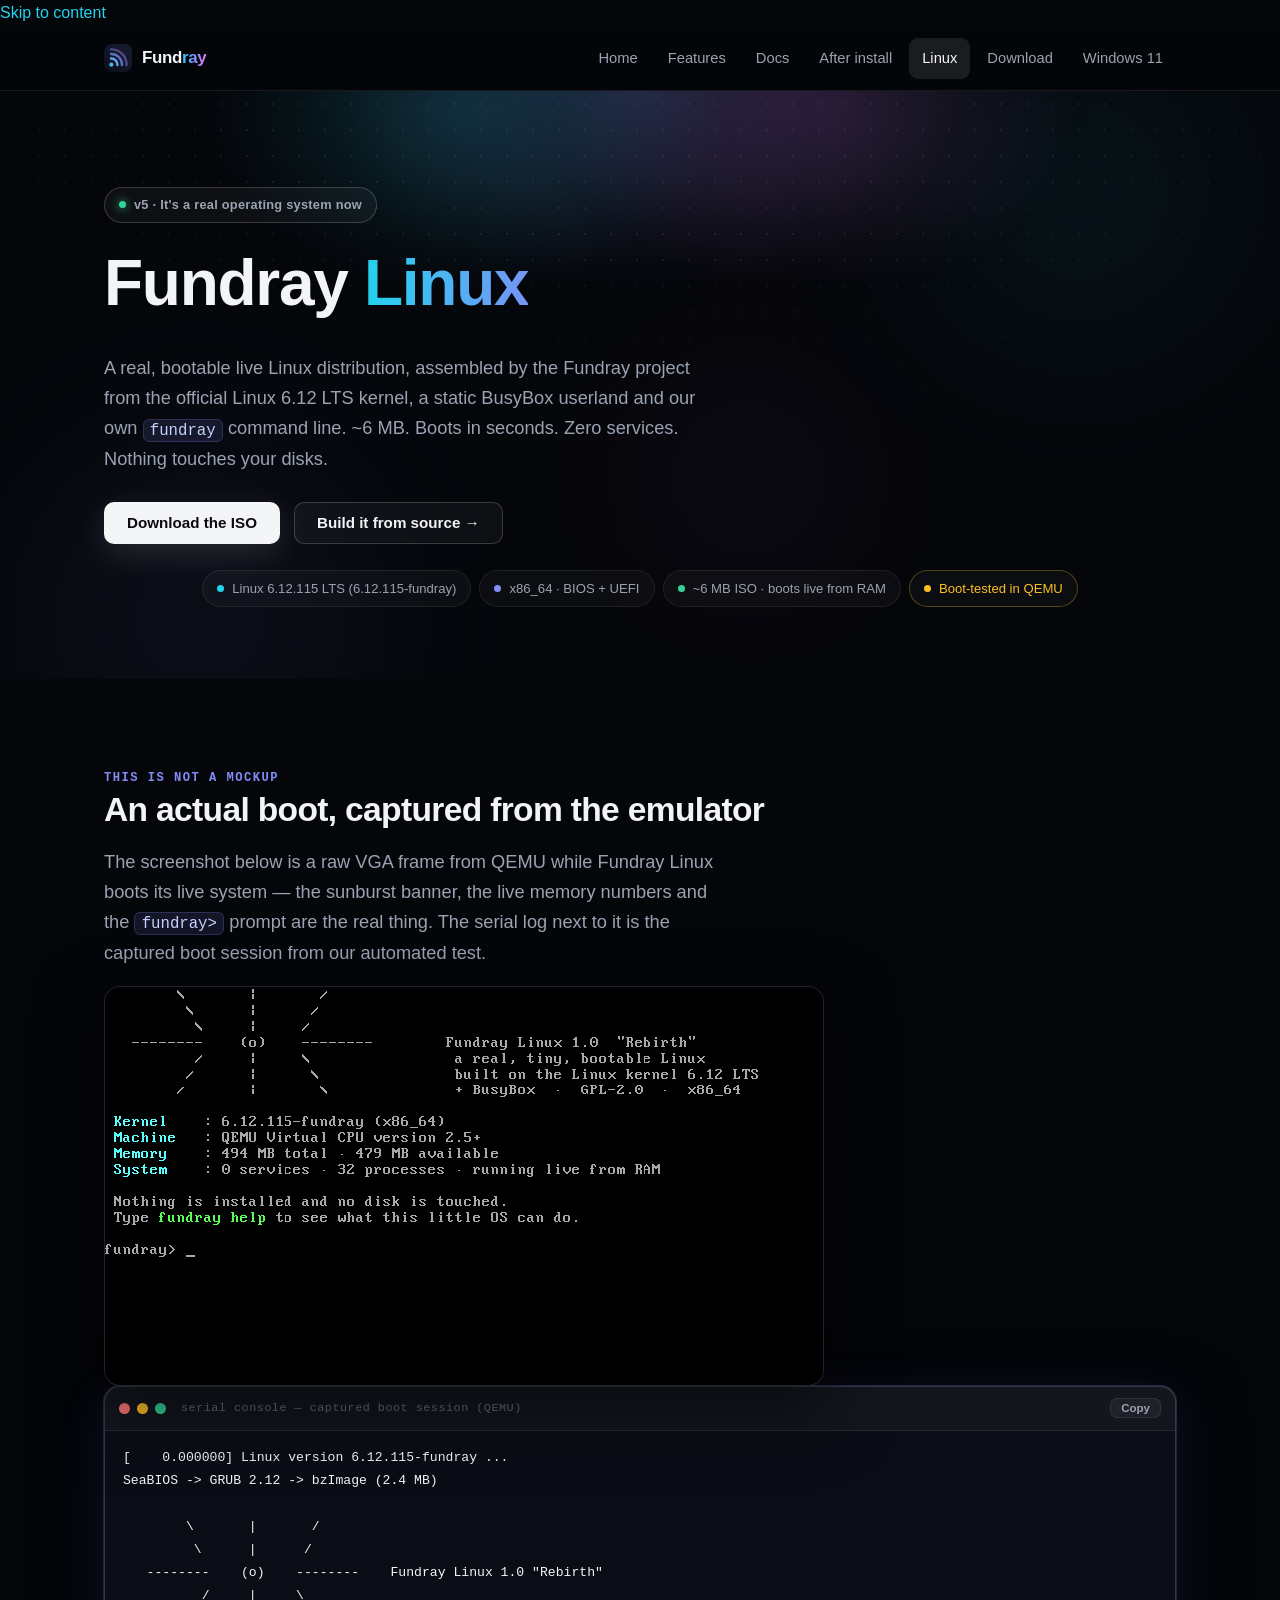
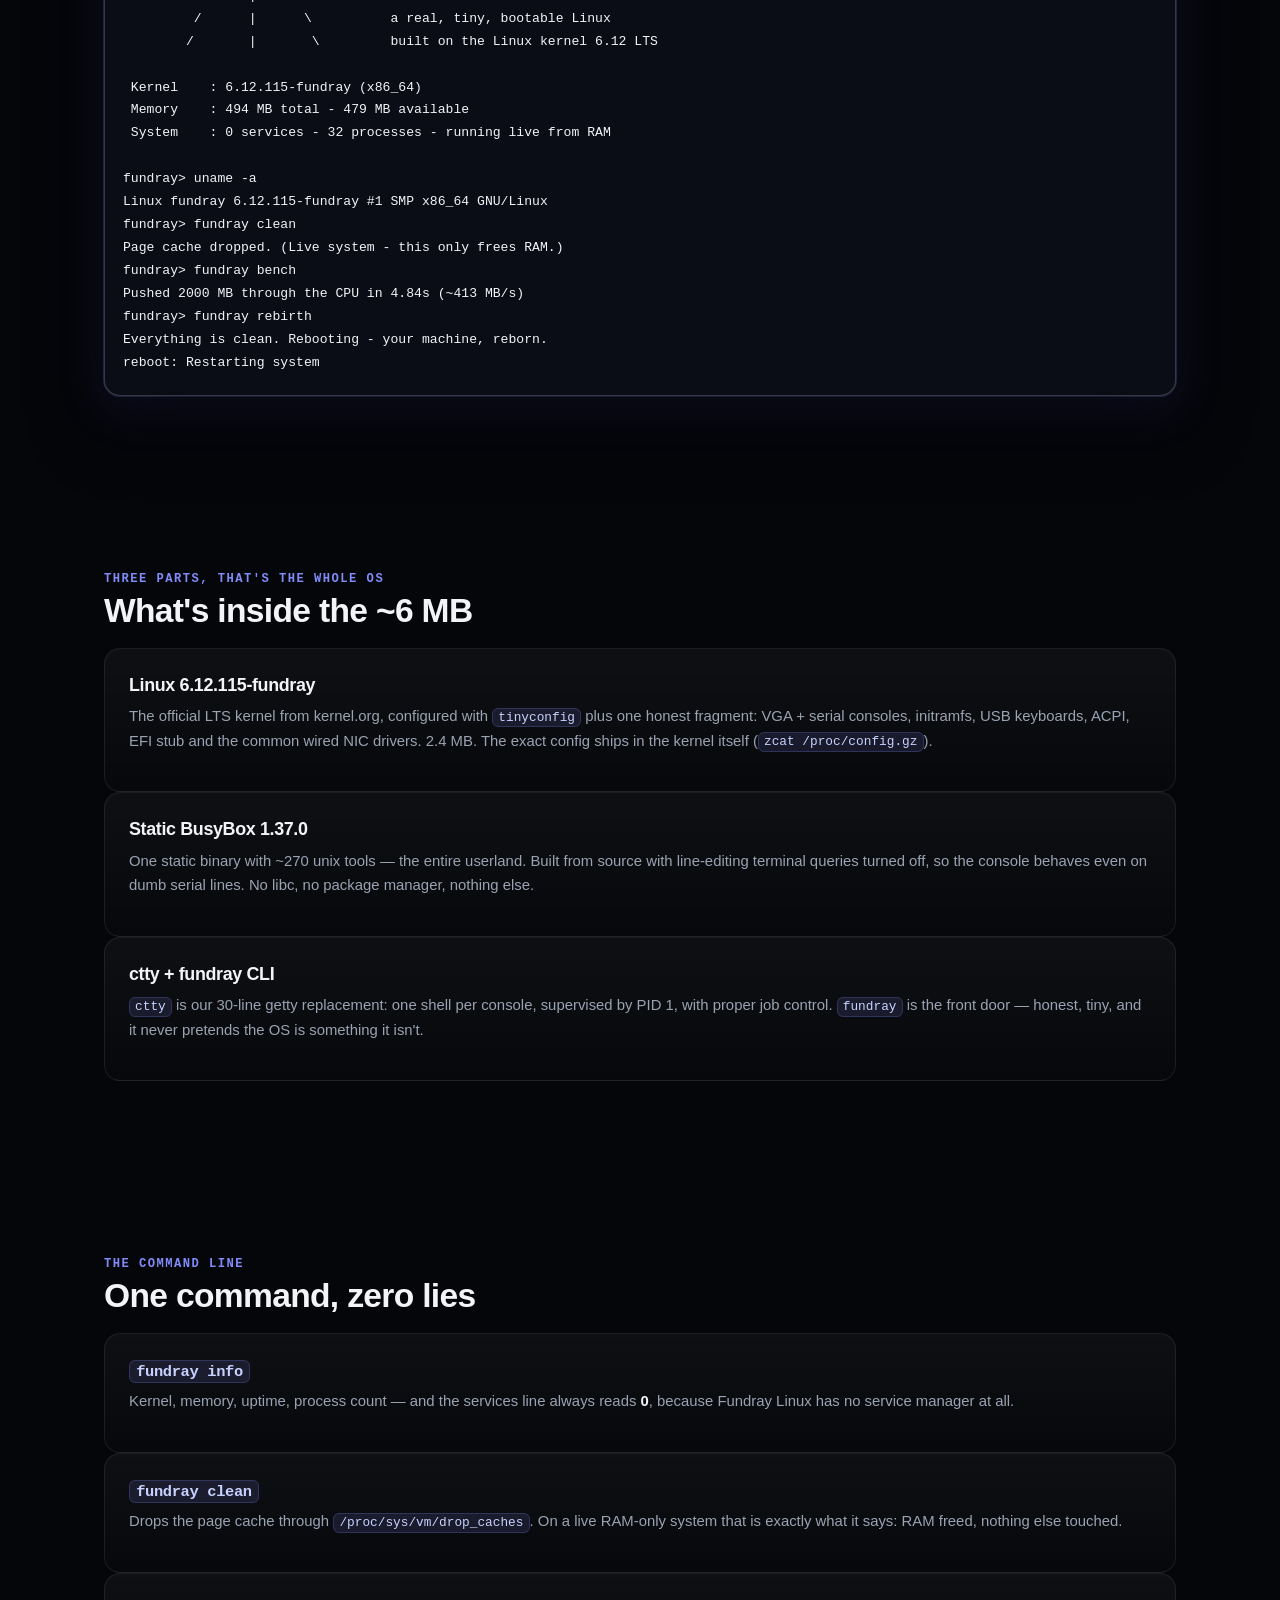
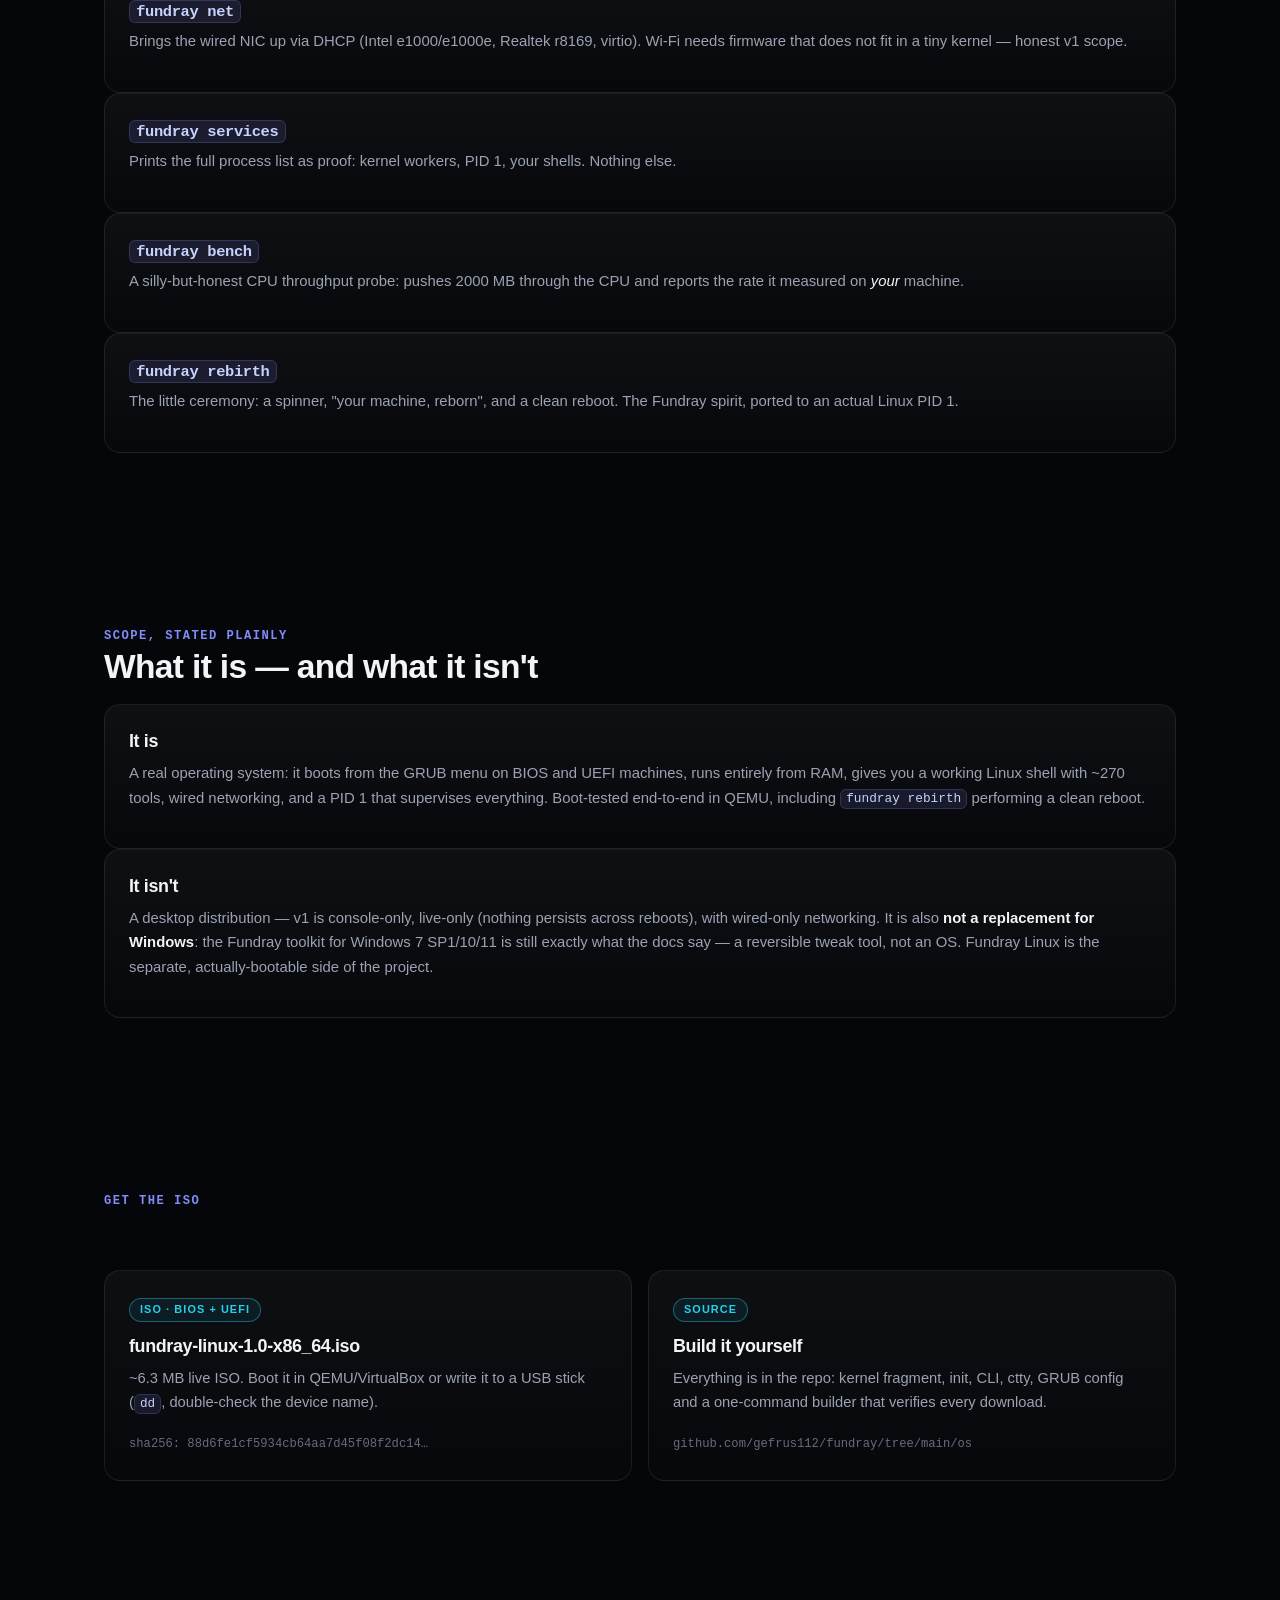
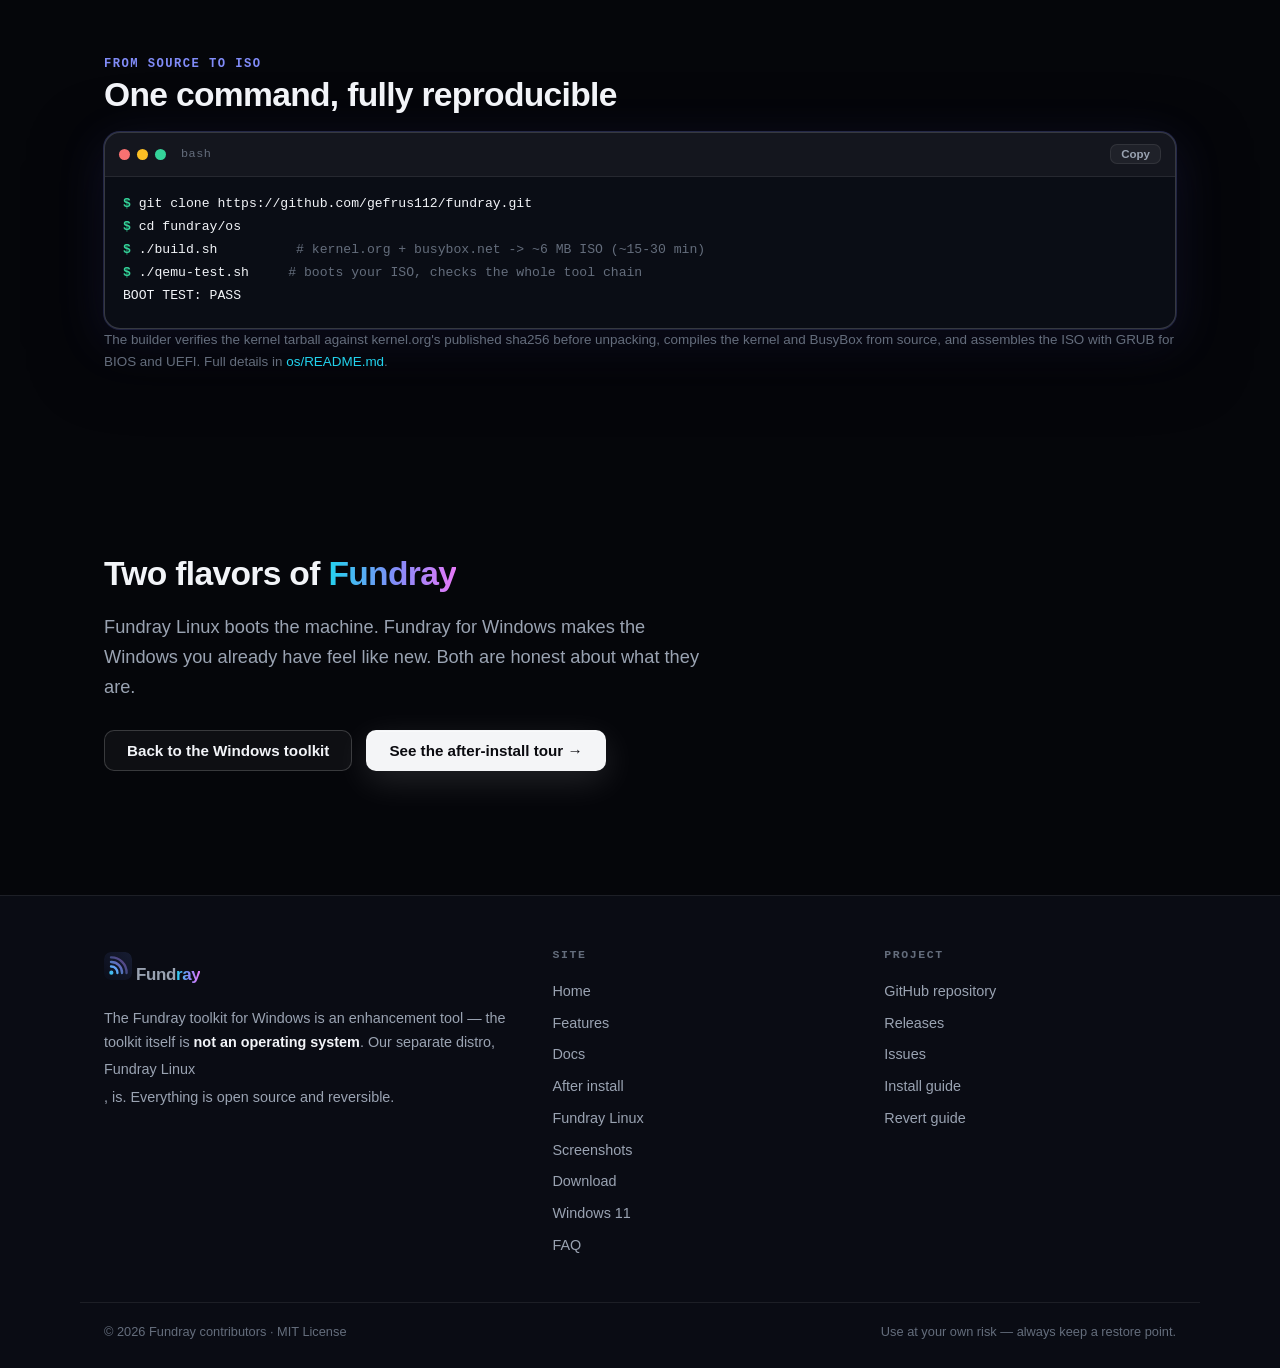
<file: os.html>
<!DOCTYPE html>
<html lang="en">
<head>
  <meta charset="UTF-8">
  <meta name="viewport" content="width=device-width, initial-scale=1.0">
  <title>Fundray Linux &mdash; a real, tiny, bootable Linux distribution</title>
  <meta name="description" content="Fundray Linux 1.0 'Rebirth' — a real, bootable live Linux distribution built from the official Linux 6.12 LTS kernel, a static BusyBox userland and the fundray CLI. ~6 MB ISO, BIOS + UEFI, QEMU-verified.">
  <link rel="stylesheet" href="styles.css">
  <link rel="icon" type="image/svg+xml" href="favicon.svg">
</head>
<body>
  <a class="skip" href="#main">Skip to content</a>

  <header class="site-header">
    <div class="nav container">
      <a class="brand" href="index.html">
        <svg class="logo" viewBox="0 0 32 32" xmlns="http://www.w3.org/2000/svg" aria-hidden="true">
          <defs>
            <linearGradient id="frt-os" x1="0" y1="32" x2="32" y2="0" gradientUnits="userSpaceOnUse">
              <stop stop-color="#0b0e1a"/><stop offset="1" stop-color="#171d33"/>
            </linearGradient>
            <linearGradient id="frr-os" x1="4" y1="28" x2="28" y2="4" gradientUnits="userSpaceOnUse">
              <stop stop-color="#22d3ee"/><stop offset="0.55" stop-color="#818cf8"/><stop offset="1" stop-color="#e879f9"/>
            </linearGradient>
          </defs>
          <rect width="32" height="32" rx="7.5" fill="url(#frt-os)"/>
          <circle cx="8.4" cy="23.6" r="2.4" fill="url(#frr-os)"/>
          <path d="M8 16.6 A7 7 0 0 1 15.4 24" fill="none" stroke="url(#frr-os)" stroke-width="2.7" stroke-linecap="round"/>
          <path d="M8 11.4 A12.2 12.2 0 0 1 20.6 24" fill="none" stroke="url(#frr-os)" stroke-width="2.7" stroke-linecap="round" opacity="0.72"/>
          <path d="M8 6.2 A17.4 17.4 0 0 1 25.8 24" fill="none" stroke="url(#frr-os)" stroke-width="2.7" stroke-linecap="round" opacity="0.45"/>
        </svg>
        <span class="brand-name">Fund<span>ray</span></span>
      </a>

      <input type="checkbox" id="nav-toggle" class="nav-toggle" aria-label="Toggle navigation menu">
      <label for="nav-toggle" class="nav-burger" aria-label="Menu">
        <span></span><span></span><span></span>
      </label>

      <ul class="nav-links">
        <li><a href="index.html">Home</a></li>
        <li><a href="features.html">Features</a></li>
        <li><a href="docs.html">Docs</a></li>
        <li><a href="after.html">After install</a></li>
        <li><a href="os.html" class="active">Linux</a></li>
        <li><a href="download.html">Download</a></li>
        <li><a href="windows11.html">Windows 11</a></li>
      </ul>
    </div>
  </header>

  <main id="main">

    <!-- ============ HERO ============ -->
    <section class="hero hero-compact">
      <div class="aurora" aria-hidden="true"><span class="a1"></span><span class="a2"></span><span class="a3"></span></div>
      <div class="container">
        <span class="pill reveal">v5 &middot; It's a real operating system now</span>
        <h1 class="reveal d1">Fundray <span class="grad-text anim">Linux</span></h1>
        <p class="lead reveal d2">A real, bootable live Linux distribution, assembled by the
        Fundray project from the official Linux 6.12 LTS kernel, a static BusyBox userland
        and our own <code>fundray</code> command line. ~6&nbsp;MB. Boots in seconds.
        Zero services. Nothing touches your disks.</p>

        <div class="cta-row reveal d3">
          <a class="btn btn-primary" href="#download">Download the ISO</a>
          <a class="btn btn-ghost" href="#build">Build it from source &rarr;</a>
        </div>

        <div class="trust-row reveal d3">
          <span class="trust-chip cyan"><span class="tdot"></span>Linux 6.12.115 LTS (6.12.115-fundray)</span>
          <span class="trust-chip indigo"><span class="tdot"></span>x86_64 &middot; BIOS + UEFI</span>
          <span class="trust-chip green"><span class="tdot"></span>~6 MB ISO &middot; boots live from RAM</span>
          <span class="trust-chip warn"><span class="tdot"></span>Boot-tested in QEMU</span>
        </div>
      </div>
    </section>

    <!-- ============ PROOF ============ -->
    <section class="section" id="proof">
      <div class="container">
        <span class="kicker reveal">This is not a mockup</span>
        <h2 class="reveal d1">An actual boot, captured from the emulator</h2>
        <p class="lead reveal d2">The screenshot below is a raw VGA frame from QEMU while
        Fundray Linux boots its live system — the sunburst banner, the live memory numbers
        and the <code>fundray&gt;</code> prompt are the real thing. The serial log next to it
        is the captured boot session from our automated test.</p>

        <div class="reveal d2">
          <img class="fullshot img-pixelated" src="assets/screenshots/os-boot.png"
               alt="Fundray Linux 1.0 booting: sunburst banner, kernel version 6.12.115-fundray, live memory stats and the fundray prompt"
               loading="lazy" width="720" height="400">
        </div>

        <div class="term reveal d2">
          <div class="term-bar"><span class="term-dot"></span><span class="term-dot"></span><span class="term-dot"></span><span class="term-title">serial console — captured boot session (QEMU)</span></div>
          <div class="term-body"><code>[    0.000000] Linux version 6.12.115-fundray ...
SeaBIOS -> GRUB 2.12 -> bzImage (2.4 MB)

        \       |       /
         \      |      /
   --------    (o)    --------    Fundray Linux 1.0 "Rebirth"
          /     |     \
         /      |      \          a real, tiny, bootable Linux
        /       |       \         built on the Linux kernel 6.12 LTS

 Kernel    : 6.12.115-fundray (x86_64)
 Memory    : 494 MB total - 479 MB available
 System    : 0 services - 32 processes - running live from RAM

fundray> uname -a
Linux fundray 6.12.115-fundray #1 SMP x86_64 GNU/Linux
fundray> fundray clean
Page cache dropped. (Live system - this only frees RAM.)
fundray> fundray bench
Pushed 2000 MB through the CPU in 4.84s (~413 MB/s)
fundray> fundray rebirth
Everything is clean. Rebooting - your machine, reborn.
reboot: Restarting system</code></div>
        </div>
      </div>
    </section>

    <!-- ============ WHAT'S INSIDE ============ -->
    <section class="section" id="inside">
      <div class="container">
        <span class="kicker reveal">Three parts, that's the whole OS</span>
        <h2 class="reveal d1">What's inside the ~6&nbsp;MB</h2>
        <div class="grid3">
          <div class="card reveal">
            <h3>Linux 6.12.115-fundray</h3>
            <p>The official LTS kernel from kernel.org, configured with <code>tinyconfig</code>
            plus one honest fragment: VGA + serial consoles, initramfs, USB keyboards, ACPI,
            EFI stub and the common wired NIC drivers. 2.4&nbsp;MB. The exact config ships in
            the kernel itself (<code>zcat /proc/config.gz</code>).</p>
          </div>
          <div class="card reveal d1">
            <h3>Static BusyBox 1.37.0</h3>
            <p>One static binary with ~270 unix tools — the entire userland. Built from source
            with line-editing terminal queries turned off, so the console behaves even on
            dumb serial lines. No libc, no package manager, nothing else.</p>
          </div>
          <div class="card reveal d2">
            <h3>ctty + fundray CLI</h3>
            <p><code>ctty</code> is our 30-line getty replacement: one shell per console,
            supervised by PID&nbsp;1, with proper job control. <code>fundray</code> is the
            front door — honest, tiny, and it never pretends the OS is something it isn't.</p>
          </div>
        </div>
      </div>
    </section>

    <!-- ============ FUND RAY CLI ============ -->
    <section class="section" id="cli">
      <div class="container">
        <span class="kicker reveal">The command line</span>
        <h2 class="reveal d1">One command, zero lies</h2>
        <div class="grid3">
          <div class="card reveal"><h3><code>fundray info</code></h3><p>Kernel, memory, uptime,
          process count — and the services line always reads <strong>0</strong>, because
          Fundray Linux has no service manager at all.</p></div>
          <div class="card reveal d1"><h3><code>fundray clean</code></h3><p>Drops the page
          cache through <code>/proc/sys/vm/drop_caches</code>. On a live RAM-only system that
          is exactly what it says: RAM freed, nothing else touched.</p></div>
          <div class="card reveal d2"><h3><code>fundray net</code></h3><p>Brings the wired NIC
          up via DHCP (Intel e1000/e1000e, Realtek r8169, virtio). Wi-Fi needs firmware that
          does not fit in a tiny kernel — honest v1 scope.</p></div>
          <div class="card reveal"><h3><code>fundray services</code></h3><p>Prints the full
          process list as proof: kernel workers, PID 1, your shells. Nothing else.</p></div>
          <div class="card reveal d1"><h3><code>fundray bench</code></h3><p>A silly-but-honest
          CPU throughput probe: pushes 2000&nbsp;MB through the CPU and reports the rate it
          measured on <em>your</em> machine.</p></div>
          <div class="card reveal d2"><h3><code>fundray rebirth</code></h3><p>The little
          ceremony: a spinner, "your machine, reborn", and a clean reboot. The Fundray spirit,
          ported to an actual Linux PID&nbsp;1.</p></div>
        </div>
      </div>
    </section>

    <!-- ============ HONESTY ============ -->
    <section class="section" id="honest">
      <div class="container">
        <span class="kicker reveal">Scope, stated plainly</span>
        <h2 class="reveal d1">What it is &mdash; and what it isn't</h2>
        <div class="grid2">
          <div class="card reveal">
            <h3>It is</h3>
            <p>A real operating system: it boots from the GRUB menu on BIOS and UEFI machines,
            runs entirely from RAM, gives you a working Linux shell with ~270 tools, wired
            networking, and a PID&nbsp;1 that supervises everything. Boot-tested end-to-end in
            QEMU, including <code>fundray rebirth</code> performing a clean reboot.</p>
          </div>
          <div class="card reveal d1">
            <h3>It isn't</h3>
            <p>A desktop distribution — v1 is console-only, live-only (nothing persists across
            reboots), with wired-only networking. It is also <strong>not a replacement for
            Windows</strong>: the Fundray toolkit for Windows 7&nbsp;SP1/10/11 is still exactly
            what the docs say — a reversible tweak tool, not an OS. Fundray Linux is the
            separate, actually-bootable side of the project.</p>
          </div>
        </div>
      </div>
    </section>

    <!-- ============ DOWNLOAD ============ -->
    <section class="section" id="download">
      <div class="container">
        <span class="kicker reveal">Get the ISO</span>
        <h2 class="reveal d1">Download Fundray Linux 1.0</h2>
        <div class="dl-grid">
          <a class="dl-card reveal" href="artifacts/fundray-linux-1.0-x86_64.iso" download>
            <div class="dl-tag">ISO &middot; BIOS + UEFI</div>
            <h3>fundray-linux-1.0-x86_64.iso</h3>
            <p>~6.3&nbsp;MB live ISO. Boot it in QEMU/VirtualBox or write it to a USB stick
            (<code>dd</code>, double-check the device name).</p>
            <span class="dl-meta">sha256: 88d6fe1cf5934cb64aa7d45f08f2dc14…</span>
          </a>
          <a class="dl-card reveal d1" href="https://github.com/gefrus112/fundray/tree/main/os">
            <div class="dl-tag">Source</div>
            <h3>Build it yourself</h3>
            <p>Everything is in the repo: kernel fragment, init, CLI, ctty, GRUB config and a
            one-command builder that verifies every download.</p>
            <span class="dl-meta">github.com/gefrus112/fundray/tree/main/os</span>
          </a>
        </div>
      </div>
    </section>

    <!-- ============ BUILD ============ -->
    <section class="section" id="build">
      <div class="container">
        <span class="kicker reveal">From source to ISO</span>
        <h2 class="reveal d1">One command, fully reproducible</h2>
        <div class="term reveal d1">
          <div class="term-bar"><span class="term-dot"></span><span class="term-dot"></span><span class="term-dot"></span><span class="term-title">bash</span></div>
          <div class="term-body"><code><span class="t-prompt">$</span> git clone https://github.com/gefrus112/fundray.git
<span class="t-prompt">$</span> cd fundray/os
<span class="t-prompt">$</span> ./build.sh          <span class="t-dim"># kernel.org + busybox.net -> ~6 MB ISO (~15-30 min)</span>
<span class="t-prompt">$</span> ./qemu-test.sh     <span class="t-dim"># boots your ISO, checks the whole tool chain</span>
BOOT TEST: PASS</code></div>
        </div>
        <p class="footnote reveal d2">The builder verifies the kernel tarball against
        kernel.org's published sha256 before unpacking, compiles the kernel and BusyBox from
        source, and assembles the ISO with GRUB for BIOS and UEFI. Full details in
        <a href="https://github.com/gefrus112/fundray/blob/main/os/README.md">os/README.md</a>.</p>
      </div>
    </section>

    <!-- ============ CTA ============ -->
    <section class="section cta-final">
      <div class="container center">
        <h2 class="reveal">Two flavors of <span class="grad-text">Fundray</span></h2>
        <p class="lead reveal d1">Fundray Linux boots the machine. Fundray for Windows makes the
        Windows you already have feel like new. Both are honest about what they are.</p>
        <div class="cta-row reveal d2">
          <a class="btn btn-ghost" href="index.html">Back to the Windows toolkit</a>
          <a class="btn btn-primary" href="after.html">See the after-install tour &rarr;</a>
        </div>
      </div>
    </section>

  </main>

  <footer class="site-footer">
    <div class="container footer-grid">
      <div>
        <a class="brand" href="index.html">
          <svg class="logo" viewBox="0 0 32 32" xmlns="http://www.w3.org/2000/svg" aria-hidden="true">
            <rect width="32" height="32" rx="7.5" fill="url(#frt-os)"/>
            <circle cx="8.4" cy="23.6" r="2.4" fill="url(#frr-os)"/>
            <path d="M8 16.6 A7 7 0 0 1 15.4 24" fill="none" stroke="url(#frr-os)" stroke-width="2.7" stroke-linecap="round"/>
            <path d="M8 11.4 A12.2 12.2 0 0 1 20.6 24" fill="none" stroke="url(#frr-os)" stroke-width="2.7" stroke-linecap="round" opacity="0.72"/>
            <path d="M8 6.2 A17.4 17.4 0 0 1 25.8 24" fill="none" stroke="url(#frr-os)" stroke-width="2.7" stroke-linecap="round" opacity="0.45"/>
          </svg>
          <span class="brand-name">Fund<span>ray</span></span>
        </a>
        <p>The Fundray toolkit for Windows is an enhancement tool — the toolkit itself is
        <strong>not an operating system</strong>. Our separate distro,
        <a href="os.html">Fundray Linux</a>, is. Everything is open source and reversible.</p>
      </div>
      <div>
        <h4>Site</h4>
        <a href="index.html">Home</a>
        <a href="features.html">Features</a>
        <a href="docs.html">Docs</a>
        <a href="after.html">After install</a>
        <a href="os.html">Fundray Linux</a>
        <a href="screenshots.html">Screenshots</a>
        <a href="download.html">Download</a>
        <a href="windows11.html">Windows 11</a>
        <a href="faq.html">FAQ</a>
      </div>
      <div>
        <h4>Project</h4>
        <a href="https://github.com/gefrus112/fundray">GitHub repository</a>
        <a href="https://github.com/gefrus112/fundray/releases">Releases</a>
        <a href="https://github.com/gefrus112/fundray/issues">Issues</a>
        <a href="docs/install.md">Install guide</a>
        <a href="docs/revert.md">Revert guide</a>
      </div>
    </div>
    <div class="container footer-bottom">
      <span>&copy; 2026 Fundray contributors &middot; MIT License</span>
      <span>Use at your own risk — always keep a restore point.</span>
    </div>
  </footer>

  <script src="site.js" defer></script>
</body>
</html>
</file>
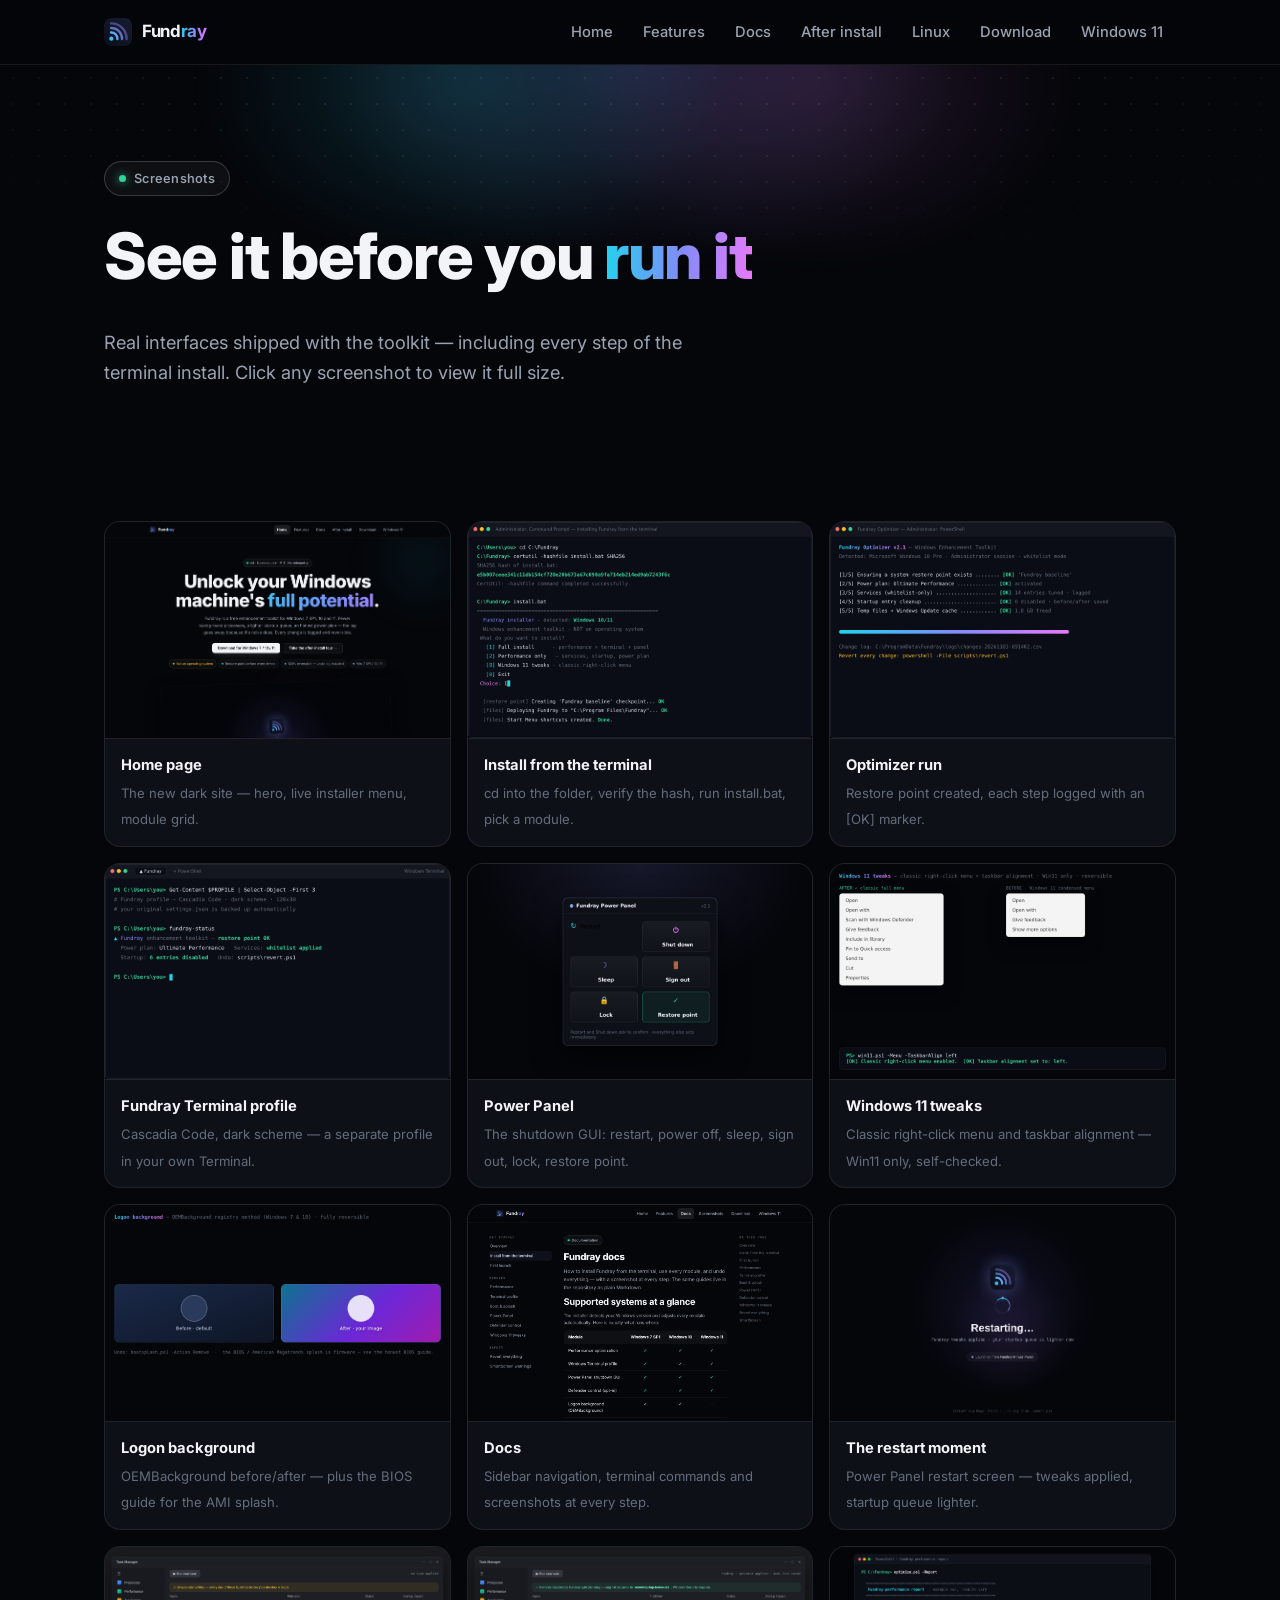
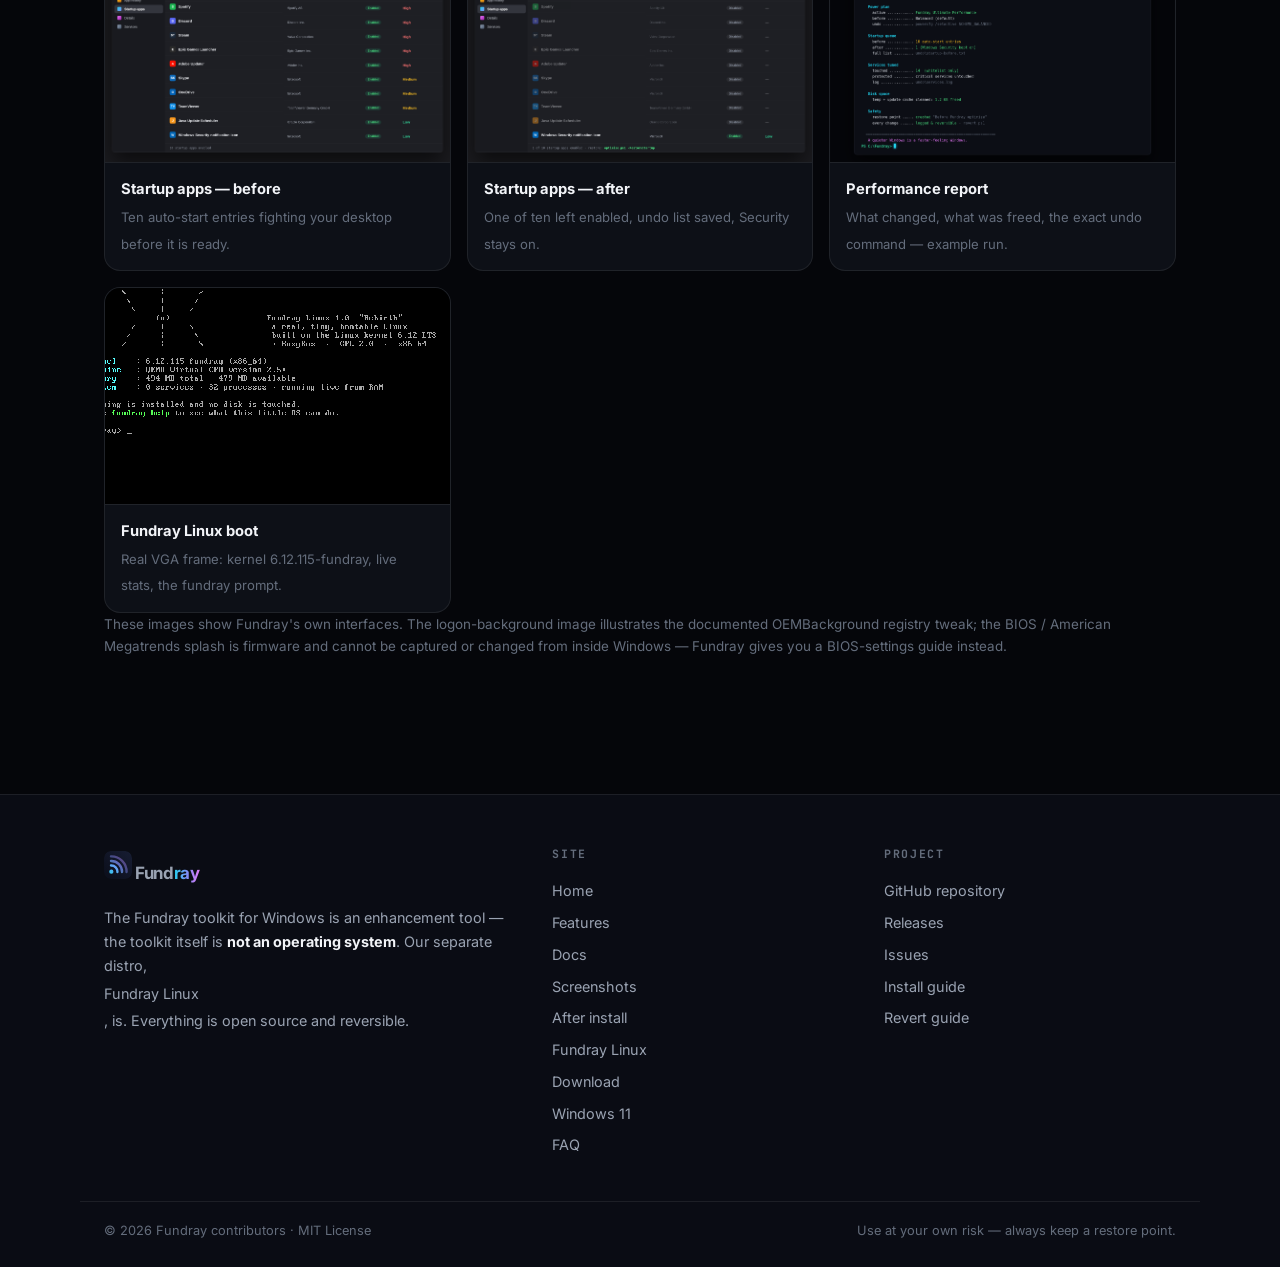
<file: screenshots.html>
<!DOCTYPE html>
<html lang="en">
<head>
  <meta charset="utf-8">
  <meta name="viewport" content="width=device-width, initial-scale=1">
  <title>Screenshots — Fundray</title>
  <meta name="description" content="Screenshots of the Fundray toolkit: terminal install, optimizer console, Terminal profile, Power Panel shutdown GUI, Windows 11 tweaks and logon background.">
  <link rel="icon" type="image/svg+xml" href="assets/favicon.svg">
  <link rel="preconnect" href="https://fonts.googleapis.com">
  <link rel="preconnect" href="https://fonts.gstatic.com" crossorigin>
  <link href="https://fonts.googleapis.com/css2?family=Inter:wght@400;500;600;700;800&family=JetBrains+Mono:wght@400;600;700&display=swap" rel="stylesheet">
  <link rel="stylesheet" href="styles.css">
</head>
<body>

  <a class="skip-link" href="#main">Skip to content</a>

  <header class="site-header">
    <div class="nav container">
      <a class="brand" href="index.html">
        <svg class="logo" viewBox="0 0 32 32" xmlns="http://www.w3.org/2000/svg" aria-hidden="true">
          <defs>
            <linearGradient id="frt-scr" x1="0" y1="32" x2="32" y2="0" gradientUnits="userSpaceOnUse">
              <stop stop-color="#0b0e1a"/><stop offset="1" stop-color="#171d33"/>
            </linearGradient>
            <linearGradient id="frr-scr" x1="4" y1="28" x2="28" y2="4" gradientUnits="userSpaceOnUse">
              <stop stop-color="#22d3ee"/><stop offset="0.55" stop-color="#818cf8"/><stop offset="1" stop-color="#e879f9"/>
            </linearGradient>
          </defs>
          <rect width="32" height="32" rx="7.5" fill="url(#frt-scr)"/>
          <circle cx="8.4" cy="23.6" r="2.4" fill="url(#frr-scr)"/>
          <path d="M8 16.6 A7 7 0 0 1 15.4 24" fill="none" stroke="url(#frr-scr)" stroke-width="2.7" stroke-linecap="round"/>
          <path d="M8 11.4 A12.2 12.2 0 0 1 20.6 24" fill="none" stroke="url(#frr-scr)" stroke-width="2.7" stroke-linecap="round" opacity="0.72"/>
          <path d="M8 6.2 A17.4 17.4 0 0 1 25.8 24" fill="none" stroke="url(#frr-scr)" stroke-width="2.7" stroke-linecap="round" opacity="0.45"/>
        </svg>
        <span class="brand-name">Fund<span>ray</span></span>
      </a>

      <input type="checkbox" id="nav-toggle" class="nav-toggle" aria-label="Toggle navigation menu">
      <label for="nav-toggle" class="nav-burger" aria-label="Menu">
        <span></span><span></span><span></span>
      </label>

      <ul class="nav-links">
        <li><a href="index.html">Home</a></li>
        <li><a href="features.html">Features</a></li>
        <li><a href="docs.html">Docs</a></li>
        <li><a href="after.html">After install</a></li>
        <li><a href="os.html">Linux</a></li>
        <li><a href="download.html">Download</a></li>
        <li><a href="windows11.html">Windows 11</a></li>
      </ul>
    </div>
  </header>

  <main id="main">

    <section class="hero hero-compact" style="padding-bottom:32px;">
      <div class="container">
        <span class="pill">Screenshots</span>
        <h1>See it before you <span class="grad-text">run it</span></h1>
        <p class="lead">Real interfaces shipped with the toolkit — including every step of the
        terminal install. Click any screenshot to view it full size.</p>
      </div>
    </section>

    <section class="section">
      <div class="container">
        <div class="gallery">
        <figure class="shot-card">
          <a href="#shot1"><img src="assets/screenshots/home.png" alt="Fundray home page" loading="lazy"></a>
          <figcaption><strong>Home page</strong><span>The new dark site — hero, live installer menu, module grid.</span></figcaption>
        </figure>
        <figure class="shot-card">
          <a href="#shot2"><img src="assets/screenshots/install-terminal.png" alt="Installing Fundray from the terminal" loading="lazy"></a>
          <figcaption><strong>Install from the terminal</strong><span>cd into the folder, verify the hash, run install.bat, pick a module.</span></figcaption>
        </figure>
        <figure class="shot-card">
          <a href="#shot3"><img src="assets/screenshots/optimizer.png" alt="Optimizer run" loading="lazy"></a>
          <figcaption><strong>Optimizer run</strong><span>Restore point created, each step logged with an [OK] marker.</span></figcaption>
        </figure>
        <figure class="shot-card">
          <a href="#shot4"><img src="assets/screenshots/terminal.png" alt="Fundray Terminal profile" loading="lazy"></a>
          <figcaption><strong>Fundray Terminal profile</strong><span>Cascadia Code, dark scheme — a separate profile in your own Terminal.</span></figcaption>
        </figure>
        <figure class="shot-card">
          <a href="#shot5"><img src="assets/screenshots/powerpanel.png" alt="Power Panel" loading="lazy"></a>
          <figcaption><strong>Power Panel</strong><span>The shutdown GUI: restart, power off, sleep, sign out, lock, restore point.</span></figcaption>
        </figure>
        <figure class="shot-card">
          <a href="#shot6"><img src="assets/screenshots/win11.png" alt="Windows 11 tweaks" loading="lazy"></a>
          <figcaption><strong>Windows 11 tweaks</strong><span>Classic right-click menu and taskbar alignment — Win11 only, self-checked.</span></figcaption>
        </figure>
        <figure class="shot-card">
          <a href="#shot7"><img src="assets/screenshots/bootsplash.png" alt="Logon background" loading="lazy"></a>
          <figcaption><strong>Logon background</strong><span>OEMBackground before/after — plus the BIOS guide for the AMI splash.</span></figcaption>
        </figure>
        <figure class="shot-card">
          <a href="#shot8"><img src="assets/screenshots/docs.png" alt="Fundray documentation" loading="lazy"></a>
          <figcaption><strong>Docs</strong><span>Sidebar navigation, terminal commands and screenshots at every step.</span></figcaption>
        </figure>
        <figure class="shot-card">
          <a href="#shot9"><img src="assets/screenshots/restart.png" alt="The Fundray restart screen" loading="lazy"></a>
          <figcaption><strong>The restart moment</strong><span>Power Panel restart screen — tweaks applied, startup queue lighter.</span></figcaption>
        </figure>
        <figure class="shot-card">
          <a href="#shot10"><img src="assets/screenshots/before.png" alt="Task Manager before Fundray" loading="lazy"></a>
          <figcaption><strong>Startup apps &mdash; before</strong><span>Ten auto-start entries fighting your desktop before it is ready.</span></figcaption>
        </figure>
        <figure class="shot-card">
          <a href="#shot11"><img src="assets/screenshots/after.png" alt="Task Manager after Fundray" loading="lazy"></a>
          <figcaption><strong>Startup apps &mdash; after</strong><span>One of ten left enabled, undo list saved, Security stays on.</span></figcaption>
        </figure>
        <figure class="shot-card">
          <a href="#shot12"><img src="assets/screenshots/report.png" alt="Fundray performance report" loading="lazy"></a>
          <figcaption><strong>Performance report</strong><span>What changed, what was freed, the exact undo command — example run.</span></figcaption>
        </figure>
        <figure class="shot-card">
          <a href="#shot13"><img src="assets/screenshots/os-boot.png" alt="Fundray Linux 1.0 booting in QEMU" class="img-pixelated" loading="lazy"></a>
          <figcaption><strong>Fundray Linux boot</strong><span>Real VGA frame: kernel 6.12.115-fundray, live stats, the fundray prompt.</span></figcaption>
        </figure>
        </div>
        <p class="footnote">These images show Fundray's own interfaces. The logon-background image
        illustrates the documented OEMBackground registry tweak; the BIOS / American Megatrends
        splash is firmware and cannot be captured or changed from inside Windows — Fundray gives
        you a BIOS-settings guide instead.</p>
      </div>
    </section>

  <div class="lightbox" id="shot1">
    <a class="lb-close" href="#!" aria-label="Close">&times;</a>
    <img src="assets/screenshots/home.png" alt="Home page">
  </div>
  <div class="lightbox" id="shot2">
    <a class="lb-close" href="#!" aria-label="Close">&times;</a>
    <img src="assets/screenshots/install-terminal.png" alt="Installing Fundray from the terminal">
  </div>
  <div class="lightbox" id="shot3">
    <a class="lb-close" href="#!" aria-label="Close">&times;</a>
    <img src="assets/screenshots/optimizer.png" alt="Optimizer run">
  </div>
  <div class="lightbox" id="shot4">
    <a class="lb-close" href="#!" aria-label="Close">&times;</a>
    <img src="assets/screenshots/terminal.png" alt="Fundray Terminal profile">
  </div>
  <div class="lightbox" id="shot5">
    <a class="lb-close" href="#!" aria-label="Close">&times;</a>
    <img src="assets/screenshots/powerpanel.png" alt="Power Panel">
  </div>
  <div class="lightbox" id="shot6">
    <a class="lb-close" href="#!" aria-label="Close">&times;</a>
    <img src="assets/screenshots/win11.png" alt="Windows 11 tweaks">
  </div>
  <div class="lightbox" id="shot7">
    <a class="lb-close" href="#!" aria-label="Close">&times;</a>
    <img src="assets/screenshots/bootsplash.png" alt="Logon background">
  </div>
  <div class="lightbox" id="shot8">
    <a class="lb-close" href="#!" aria-label="Close">&times;</a>
    <img src="assets/screenshots/docs.png" alt="Docs">
  </div>

  <div class="lightbox" id="shot9">
    <a class="lb-close" href="#!" aria-label="Close">&times;</a>
    <img src="assets/screenshots/restart.png" alt="The Fundray restart screen">
  </div>
  <div class="lightbox" id="shot10">
    <a class="lb-close" href="#!" aria-label="Close">&times;</a>
    <img src="assets/screenshots/before.png" alt="Task Manager before Fundray">
  </div>
  <div class="lightbox" id="shot11">
    <a class="lb-close" href="#!" aria-label="Close">&times;</a>
    <img src="assets/screenshots/after.png" alt="Task Manager after Fundray">
  </div>
  <div class="lightbox" id="shot12">
    <a class="lb-close" href="#!" aria-label="Close">&times;</a>
    <img src="assets/screenshots/report.png" alt="Fundray performance report">
  </div>
  <div class="lightbox" id="shot13">
    <a class="lb-close" href="#!" aria-label="Close">&times;</a>
    <img src="assets/screenshots/os-boot.png" alt="Fundray Linux 1.0 booting in QEMU">
  </div>
  </main>

  <footer class="site-footer">
    <div class="container footer-grid">
      <div>
        <a class="brand" href="index.html">
          <svg class="logo" viewBox="0 0 32 32" xmlns="http://www.w3.org/2000/svg" aria-hidden="true">
            <rect width="32" height="32" rx="7.5" fill="url(#frt-scr)"/>
            <circle cx="8.4" cy="23.6" r="2.4" fill="url(#frr-scr)"/>
            <path d="M8 16.6 A7 7 0 0 1 15.4 24" fill="none" stroke="url(#frr-scr)" stroke-width="2.7" stroke-linecap="round"/>
            <path d="M8 11.4 A12.2 12.2 0 0 1 20.6 24" fill="none" stroke="url(#frr-scr)" stroke-width="2.7" stroke-linecap="round" opacity="0.72"/>
            <path d="M8 6.2 A17.4 17.4 0 0 1 25.8 24" fill="none" stroke="url(#frr-scr)" stroke-width="2.7" stroke-linecap="round" opacity="0.45"/>
          </svg>
          <span class="brand-name">Fund<span>ray</span></span>
        </a>
        <p>The Fundray toolkit for Windows is an enhancement tool — the toolkit itself is
        <strong>not an operating system</strong>. Our separate distro,
        <a href="os.html">Fundray Linux</a>, is. Everything is open source and reversible.</p>
      </div>
      <div>
        <h4>Site</h4>
        <a href="index.html">Home</a>
        <a href="features.html">Features</a>
        <a href="docs.html">Docs</a>
        <a href="screenshots.html">Screenshots</a>
        <a href="after.html">After install</a>
        <a href="os.html">Fundray Linux</a>
        <a href="download.html">Download</a>
        <a href="windows11.html">Windows 11</a>
        <a href="faq.html">FAQ</a>
      </div>
      <div>
        <h4>Project</h4>
        <a href="https://github.com/gefrus112/fundray">GitHub repository</a>
        <a href="https://github.com/gefrus112/fundray/releases">Releases</a>
        <a href="https://github.com/gefrus112/fundray/issues">Issues</a>
        <a href="docs/install.md">Install guide</a>
        <a href="docs/revert.md">Revert guide</a>
      </div>
    </div>
    <div class="container footer-bottom">
      <span>&copy; 2026 Fundray contributors &middot; MIT License</span>
      <span>Use at your own risk — always keep a restore point.</span>
    </div>
  </footer>

  <script src="site.js" defer></script>
</body>
</html>
</file>
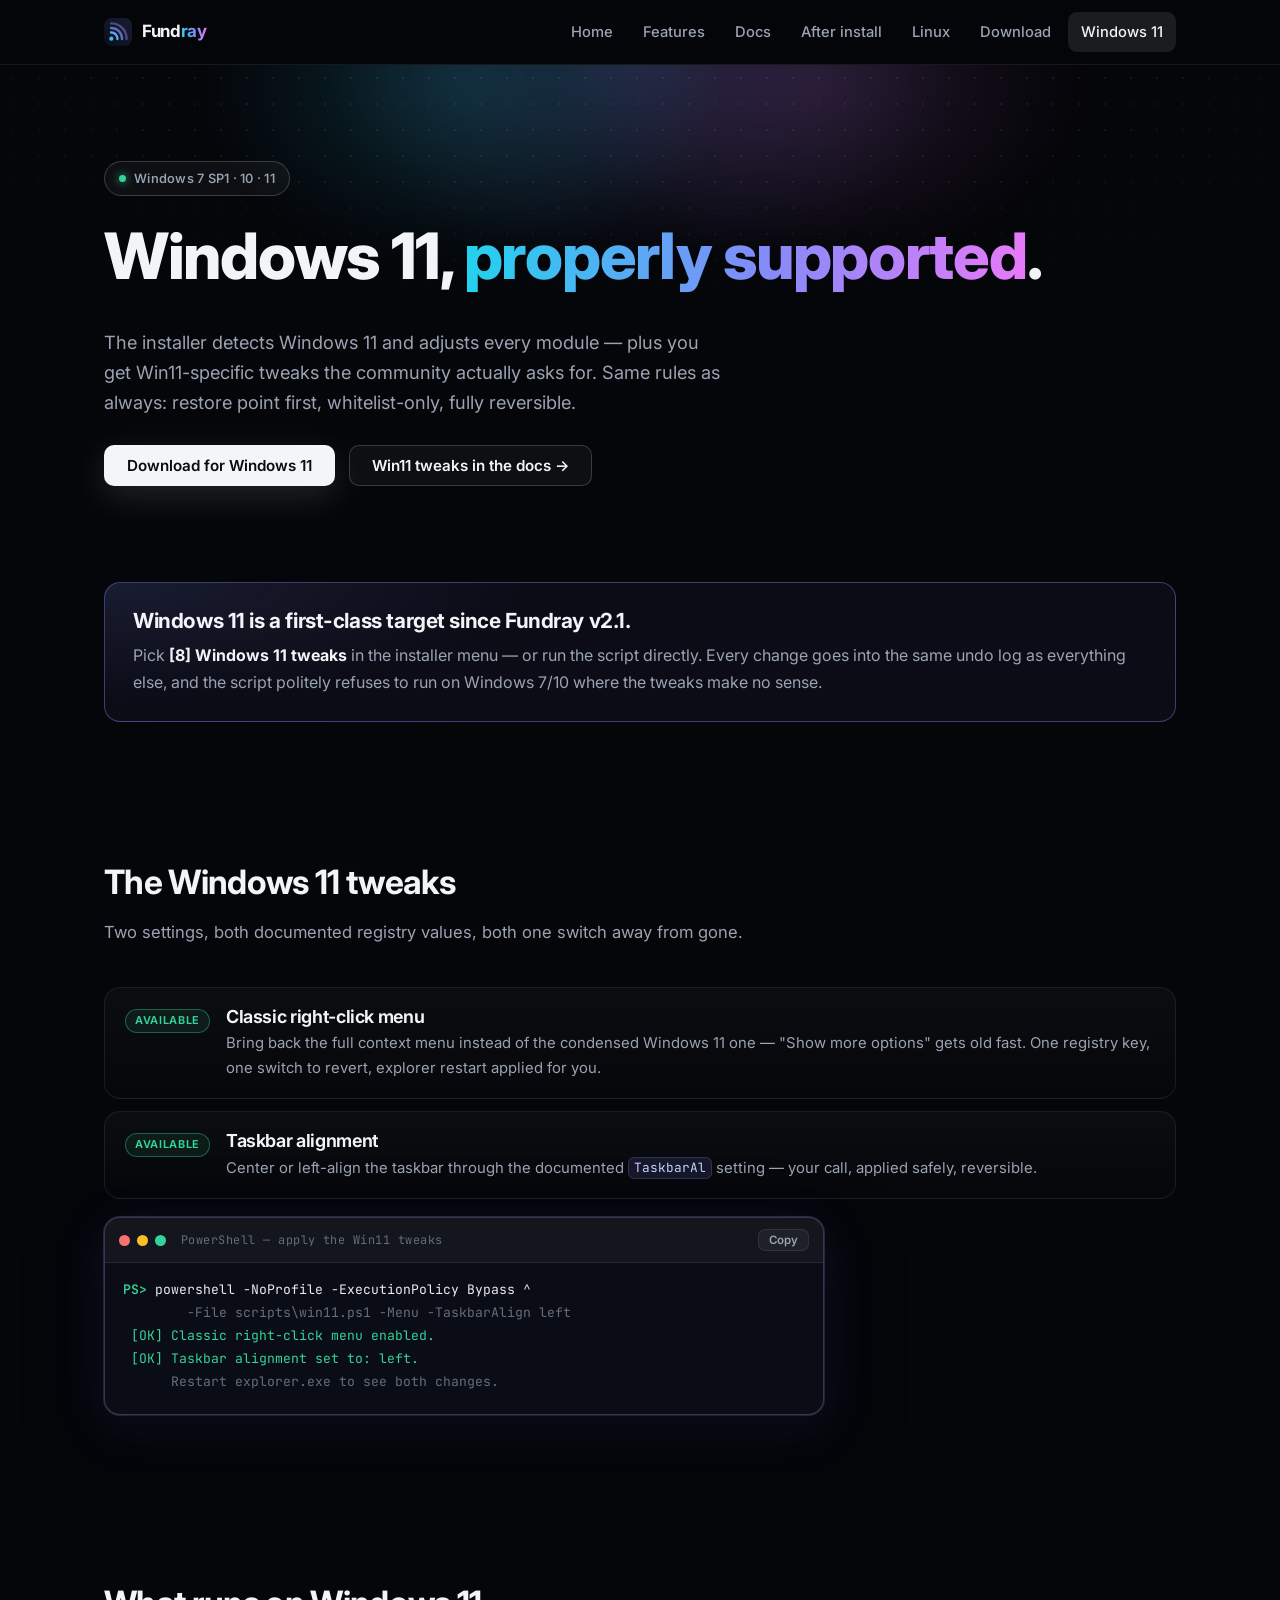
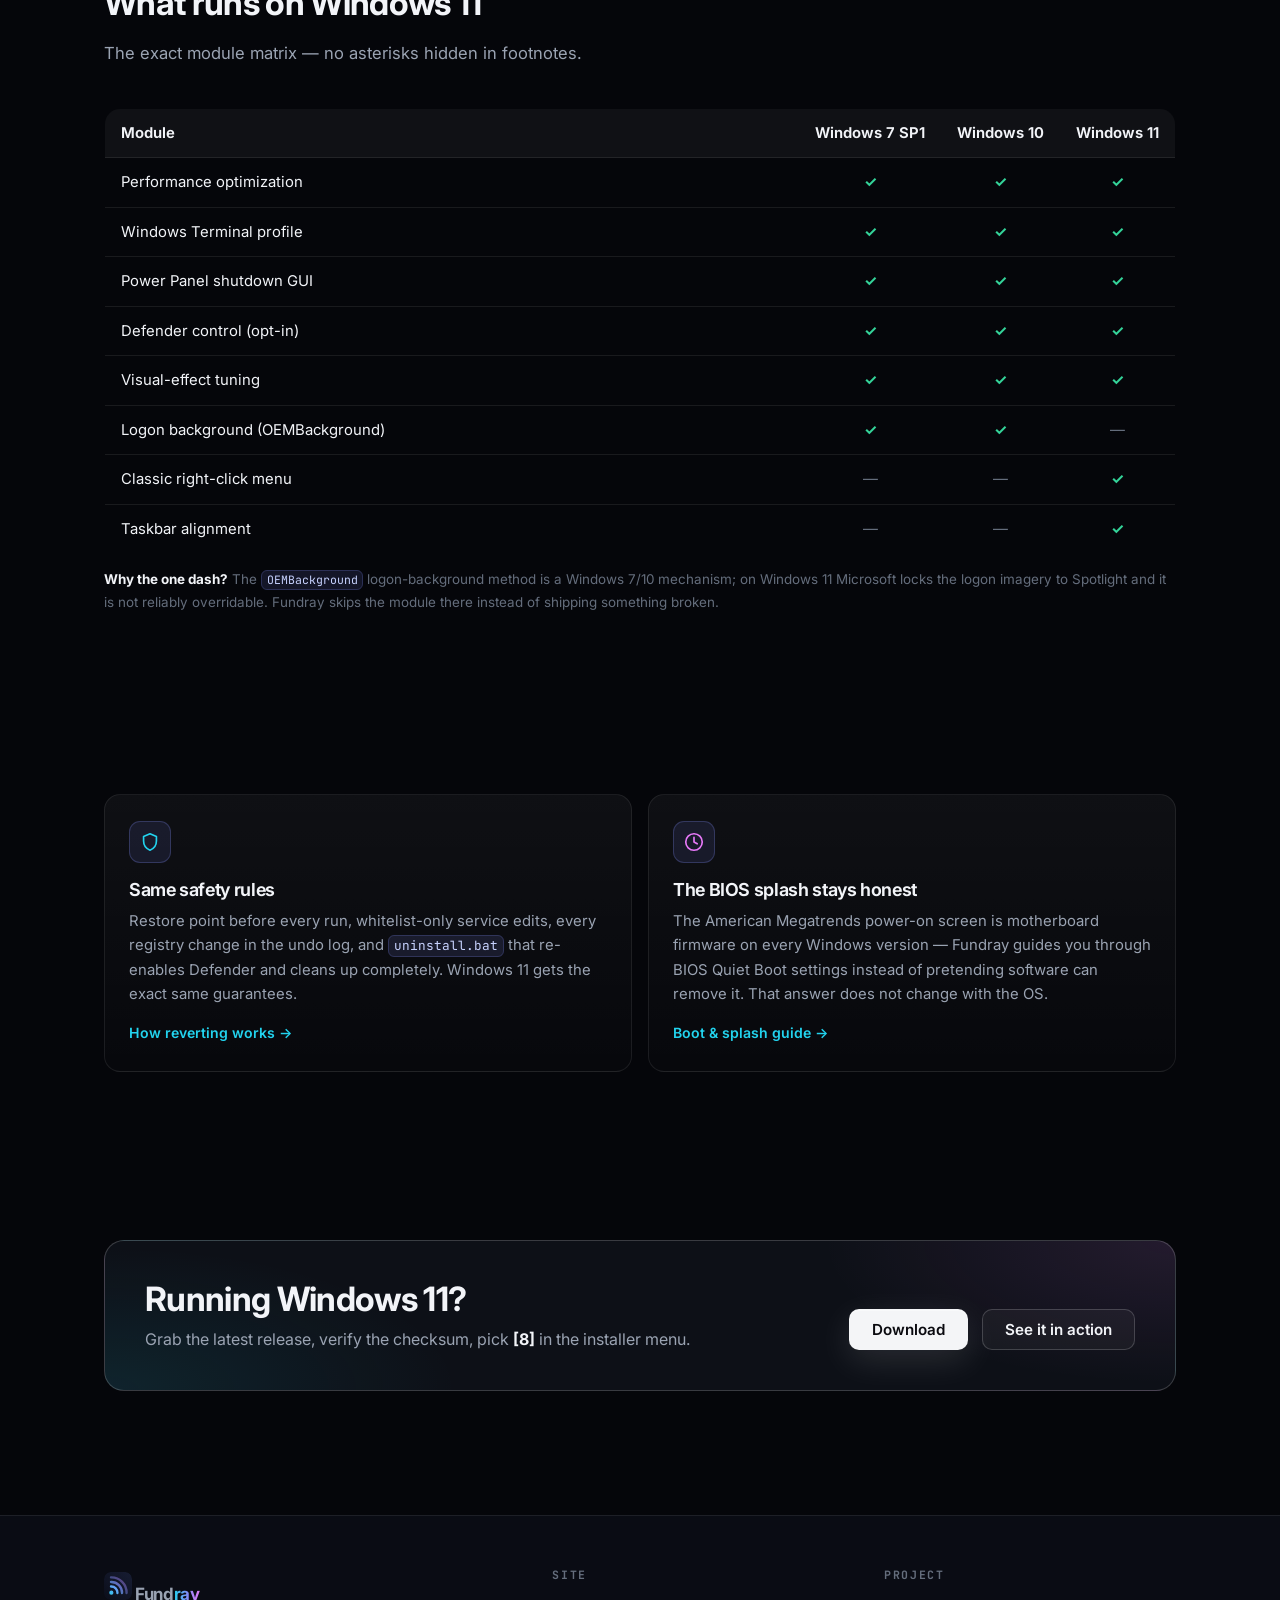
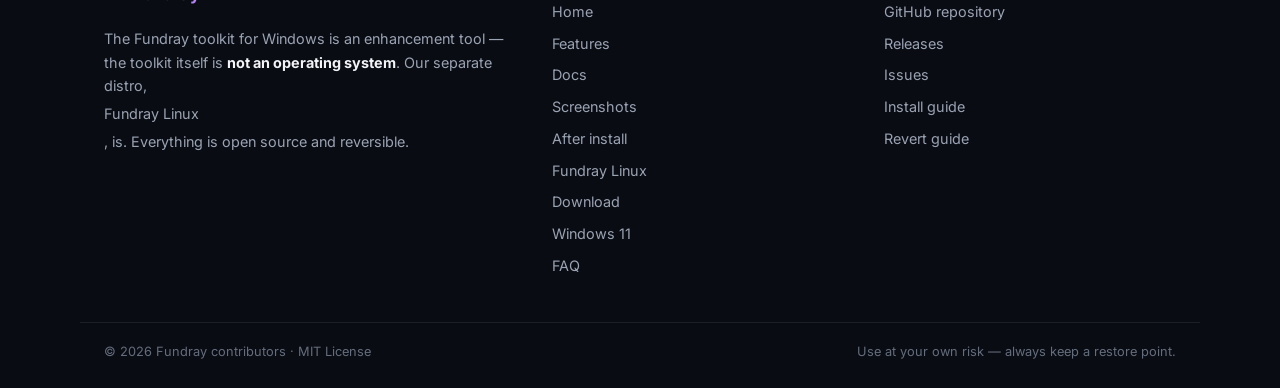
<file: windows11.html>
<!DOCTYPE html>
<html lang="en">
<head>
  <meta charset="utf-8">
  <meta name="viewport" content="width=device-width, initial-scale=1">
  <title>Windows 11 support — Fundray</title>
  <meta name="description" content="Fundray fully supports Windows 11: performance tuning, Power Panel, Defender control, plus Win11-specific tweaks — the classic right-click menu and taskbar alignment. Reversible, logged, restore point first.">
  <link rel="icon" type="image/svg+xml" href="assets/favicon.svg">
  <link rel="preconnect" href="https://fonts.googleapis.com">
  <link rel="preconnect" href="https://fonts.gstatic.com" crossorigin>
  <link href="https://fonts.googleapis.com/css2?family=Inter:wght@400;500;600;700;800&family=JetBrains+Mono:wght@400;600;700&display=swap" rel="stylesheet">
  <link rel="stylesheet" href="styles.css">
</head>
<body>

  <a class="skip-link" href="#main">Skip to content</a>

  <header class="site-header">
    <div class="nav container">
      <a class="brand" href="index.html">
        <svg class="logo" viewBox="0 0 32 32" xmlns="http://www.w3.org/2000/svg" aria-hidden="true">
          <defs>
            <linearGradient id="frt-w11" x1="0" y1="32" x2="32" y2="0" gradientUnits="userSpaceOnUse">
              <stop stop-color="#0b0e1a"/><stop offset="1" stop-color="#171d33"/>
            </linearGradient>
            <linearGradient id="frr-w11" x1="4" y1="28" x2="28" y2="4" gradientUnits="userSpaceOnUse">
              <stop stop-color="#22d3ee"/><stop offset="0.55" stop-color="#818cf8"/><stop offset="1" stop-color="#e879f9"/>
            </linearGradient>
          </defs>
          <rect width="32" height="32" rx="7.5" fill="url(#frt-w11)"/>
          <circle cx="8.4" cy="23.6" r="2.4" fill="url(#frr-w11)"/>
          <path d="M8 16.6 A7 7 0 0 1 15.4 24" fill="none" stroke="url(#frr-w11)" stroke-width="2.7" stroke-linecap="round"/>
          <path d="M8 11.4 A12.2 12.2 0 0 1 20.6 24" fill="none" stroke="url(#frr-w11)" stroke-width="2.7" stroke-linecap="round" opacity="0.72"/>
          <path d="M8 6.2 A17.4 17.4 0 0 1 25.8 24" fill="none" stroke="url(#frr-w11)" stroke-width="2.7" stroke-linecap="round" opacity="0.45"/>
        </svg>
        <span class="brand-name">Fund<span>ray</span></span>
      </a>

      <input type="checkbox" id="nav-toggle" class="nav-toggle" aria-label="Toggle navigation menu">
      <label for="nav-toggle" class="nav-burger" aria-label="Menu">
        <span></span><span></span><span></span>
      </label>

      <ul class="nav-links">
        <li><a href="index.html">Home</a></li>
        <li><a href="features.html">Features</a></li>
        <li><a href="docs.html">Docs</a></li>
        <li><a href="after.html">After install</a></li>
        <li><a href="os.html">Linux</a></li>
        <li><a href="download.html">Download</a></li>
        <li><a href="windows11.html" class="active">Windows 11</a></li>
      </ul>
    </div>
  </header>

  <main id="main">

    <section class="hero hero-compact" style="padding-bottom:40px;">
      <div class="container">
        <span class="pill">Windows 7 SP1 &middot; 10 &middot; 11</span>
        <h1>Windows 11, <span class="grad-text">properly supported</span>.</h1>
        <p class="lead">The installer detects Windows 11 and adjusts every module — plus you get
        Win11-specific tweaks the community actually asks for. Same rules as always: restore
        point first, whitelist-only, fully reversible.</p>
        <div class="cta-row">
          <a class="btn btn-primary" href="download.html">Download for Windows 11</a>
          <a class="btn btn-ghost" href="docs.html#module-win11">Win11 tweaks in the docs &rarr;</a>
        </div>
      </div>
    </section>

    <section class="section-tight">
      <div class="container">
        <div class="notice" role="status">
          <h2>Windows 11 is a first-class target since Fundray v2.1.</h2>
          <p>Pick <strong>[8] Windows 11 tweaks</strong> in the installer menu — or run the script
          directly. Every change goes into the same undo log as everything else, and the script
          politely refuses to run on Windows 7/10 where the tweaks make no sense.</p>
        </div>
      </div>
    </section>

    <section class="section">
      <div class="container">
        <div class="section-head">
          <h2>The Windows 11 tweaks</h2>
          <p>Two settings, both documented registry values, both one switch away from gone.</p>
        </div>

        <ul class="plan-list">
          <li>
            <span class="status-chip status-chip-green">Available</span>
            <div class="plan-body">
              <h3>Classic right-click menu</h3>
              <p>Bring back the full context menu instead of the condensed Windows 11 one —
              "Show more options" gets old fast. One registry key, one switch to revert,
              explorer restart applied for you.</p>
            </div>
          </li>
          <li>
            <span class="status-chip status-chip-green">Available</span>
            <div class="plan-body">
              <h3>Taskbar alignment</h3>
              <p>Center or left-align the taskbar through the documented
              <code>TaskbarAl</code> setting — your call, applied safely, reversible.</p>
            </div>
          </li>
        </ul>

        <div class="term" style="max-width:720px;">
          <div class="term-bar"><span class="term-dot"></span><span class="term-dot"></span><span class="term-dot"></span><span class="term-title">PowerShell — apply the Win11 tweaks</span></div>
          <div class="term-body"><code><span class="t-prompt">PS&gt;</span> <span class="t-cmd">powershell -NoProfile -ExecutionPolicy Bypass ^</span>
<span class="t-dim">        -File scripts\win11.ps1 -Menu -TaskbarAlign left</span>
<span class="t-ok"> [OK] Classic right-click menu enabled.</span>
<span class="t-ok"> [OK] Taskbar alignment set to: left.</span>
<span class="t-dim">      Restart explorer.exe to see both changes.</span></code></div>
        </div>
      </div>
    </section>

    <section class="section">
      <div class="container">
        <div class="section-head">
          <h2>What runs on Windows 11</h2>
          <p>The exact module matrix — no asterisks hidden in footnotes.</p>
        </div>
        <table class="matrix">
          <tr>
            <th scope="col">Module</th>
            <th scope="col">Windows 7 SP1</th>
            <th scope="col">Windows 10</th>
            <th scope="col">Windows 11</th>
          </tr>
          <tr><td>Performance optimization</td><td class="ok">&#10003;</td><td class="ok">&#10003;</td><td class="ok">&#10003;</td></tr>
          <tr><td>Windows Terminal profile</td><td class="ok">&#10003;</td><td class="ok">&#10003;</td><td class="ok">&#10003;</td></tr>
          <tr><td>Power Panel shutdown GUI</td><td class="ok">&#10003;</td><td class="ok">&#10003;</td><td class="ok">&#10003;</td></tr>
          <tr><td>Defender control (opt-in)</td><td class="ok">&#10003;</td><td class="ok">&#10003;</td><td class="ok">&#10003;</td></tr>
          <tr><td>Visual-effect tuning</td><td class="ok">&#10003;</td><td class="ok">&#10003;</td><td class="ok">&#10003;</td></tr>
          <tr><td>Logon background (OEMBackground)</td><td class="ok">&#10003;</td><td class="ok">&#10003;</td><td class="no">&mdash;</td></tr>
          <tr><td>Classic right-click menu</td><td class="no">&mdash;</td><td class="no">&mdash;</td><td class="ok">&#10003;</td></tr>
          <tr><td>Taskbar alignment</td><td class="no">&mdash;</td><td class="no">&mdash;</td><td class="ok">&#10003;</td></tr>
        </table>
        <p class="footnote" style="margin-top:14px;"><strong>Why the one dash?</strong> The
        <code>OEMBackground</code> logon-background method is a Windows 7/10 mechanism; on
        Windows 11 Microsoft locks the logon imagery to Spotlight and it is not reliably
        overridable. Fundray skips the module there instead of shipping something broken.</p>
      </div>
    </section>

    <section class="section">
      <div class="container grid-2">
        <div class="card">
          <div class="card-icon">
            <svg viewBox="0 0 24 24" fill="none" stroke="#22d3ee" stroke-width="1.8" stroke-linecap="round" stroke-linejoin="round" aria-hidden="true"><path d="M12 3l7 3v5c0 4.4-3 8.4-7 10-4-1.6-7-5.6-7-10V6z"/></svg>
          </div>
          <h3>Same safety rules</h3>
          <p>Restore point before every run, whitelist-only service edits, every registry change
          in the undo log, and <code>uninstall.bat</code> that re-enables Defender and cleans up
          completely. Windows 11 gets the exact same guarantees.</p>
          <a class="card-link" href="docs.html#revert">How reverting works &rarr;</a>
        </div>

        <div class="card">
          <div class="card-icon">
            <svg viewBox="0 0 24 24" fill="none" stroke="#e879f9" stroke-width="1.8" stroke-linecap="round" stroke-linejoin="round" aria-hidden="true"><circle cx="12" cy="12" r="9"/><path d="M12 7v5l3.5 2"/></svg>
          </div>
          <h3>The BIOS splash stays honest</h3>
          <p>The American Megatrends power-on screen is motherboard firmware on every Windows
          version — Fundray guides you through BIOS Quiet Boot settings instead of pretending
          software can remove it. That answer does not change with the OS.</p>
          <a class="card-link" href="docs/bootsplash.md">Boot &amp; splash guide &rarr;</a>
        </div>
      </div>
    </section>

    <section class="section">
      <div class="container">
        <div class="cta-band">
          <div>
            <h2>Running Windows 11?</h2>
            <p>Grab the latest release, verify the checksum, pick <strong>[8]</strong> in the
            installer menu.</p>
          </div>
          <div class="cta-row">
            <a class="btn btn-primary" href="download.html">Download</a>
            <a class="btn btn-ghost" href="screenshots.html">See it in action</a>
          </div>
        </div>
      </div>
    </section>

  </main>

  <footer class="site-footer">
    <div class="container footer-grid">
      <div>
        <a class="brand" href="index.html">
          <svg class="logo" viewBox="0 0 32 32" xmlns="http://www.w3.org/2000/svg" aria-hidden="true">
            <rect width="32" height="32" rx="7.5" fill="url(#frt-w11)"/>
            <circle cx="8.4" cy="23.6" r="2.4" fill="url(#frr-w11)"/>
            <path d="M8 16.6 A7 7 0 0 1 15.4 24" fill="none" stroke="url(#frr-w11)" stroke-width="2.7" stroke-linecap="round"/>
            <path d="M8 11.4 A12.2 12.2 0 0 1 20.6 24" fill="none" stroke="url(#frr-w11)" stroke-width="2.7" stroke-linecap="round" opacity="0.72"/>
            <path d="M8 6.2 A17.4 17.4 0 0 1 25.8 24" fill="none" stroke="url(#frr-w11)" stroke-width="2.7" stroke-linecap="round" opacity="0.45"/>
          </svg>
          <span class="brand-name">Fund<span>ray</span></span>
        </a>
        <p>The Fundray toolkit for Windows is an enhancement tool — the toolkit itself is
        <strong>not an operating system</strong>. Our separate distro,
        <a href="os.html">Fundray Linux</a>, is. Everything is open source and reversible.</p>
      </div>
      <div>
        <h4>Site</h4>
        <a href="index.html">Home</a>
        <a href="features.html">Features</a>
        <a href="docs.html">Docs</a>
        <a href="screenshots.html">Screenshots</a>
        <a href="after.html">After install</a>
        <a href="os.html">Fundray Linux</a>
        <a href="download.html">Download</a>
        <a href="windows11.html">Windows 11</a>
        <a href="faq.html">FAQ</a>
      </div>
      <div>
        <h4>Project</h4>
        <a href="https://github.com/gefrus112/fundray">GitHub repository</a>
        <a href="https://github.com/gefrus112/fundray/releases">Releases</a>
        <a href="https://github.com/gefrus112/fundray/issues">Issues</a>
        <a href="docs/install.md">Install guide</a>
        <a href="docs/revert.md">Revert guide</a>
      </div>
    </div>
    <div class="container footer-bottom">
      <span>&copy; 2026 Fundray contributors &middot; MIT License</span>
      <span>Use at your own risk — always keep a restore point.</span>
    </div>
  </footer>

  <script src="site.js" defer></script>
</body>
</html>
</file>
<file: styles.css>
/* ============================================================================
   Fundray — website design system (v3, "signal" theme)
   Vercel-inspired dark UI: near-black canvas, dot grid, glass cards,
   gradient ray accent (cyan → indigo → fuchsia), terminal components.
   No frameworks, no JS required.
   ============================================================================ */

/* ----------------------------------------------------------------------------
   1. Design tokens
   ---------------------------------------------------------------------------- */
:root {
  --bg:        #05060a;
  --bg-soft:   #0a0c14;
  --panel:     #0d1017;
  --panel-2:   #11141d;
  --border:    rgba(255, 255, 255, 0.08);
  --border-hi: rgba(255, 255, 255, 0.18);
  --text:      #f2f4f8;
  --muted:     #9aa3b2;
  --dim:       #646d7c;

  --cyan:      #22d3ee;
  --indigo:    #818cf8;
  --fuchsia:   #e879f9;
  --green:     #34d399;
  --amber:     #fbbf24;
  --red:       #f87171;

  --grad: linear-gradient(92deg, var(--cyan) 0%, var(--indigo) 52%, var(--fuchsia) 100%);

  --font-sans: "Inter", -apple-system, BlinkMacSystemFont, "Segoe UI", Roboto,
               "Helvetica Neue", Arial, sans-serif;
  --font-mono: "JetBrains Mono", "Cascadia Code", "SF Mono", Consolas,
               "Liberation Mono", monospace;

  --radius:    12px;
  --radius-lg: 16px;
  --shadow:    0 24px 70px rgba(0, 0, 0, 0.55);
  --glow:      0 0 0 1px rgba(129, 140, 248, 0.28), 0 12px 48px rgba(99, 102, 241, 0.16);
  --maxw:      1120px;
}

/* ----------------------------------------------------------------------------
   2. Reset & base
   ---------------------------------------------------------------------------- */
*, *::before, *::after { box-sizing: border-box; }

html { scroll-behavior: smooth; -webkit-text-size-adjust: 100%; }

body {
  margin: 0;
  background: var(--bg);
  color: var(--text);
  font-family: var(--font-sans);
  font-size: 16px;
  line-height: 1.65;
  -webkit-font-smoothing: antialiased;
  text-rendering: optimizeLegibility;
}

img { max-width: 100%; display: block; }
a { color: var(--cyan); text-decoration: none; }
a:hover { text-decoration: underline; text-underline-offset: 3px; }

h1, h2, h3, h4 { line-height: 1.2; letter-spacing: -0.02em; margin: 0 0 0.5em; }
h1 { font-size: clamp(2.4rem, 6vw, 4rem); font-weight: 800; }
h2 { font-size: clamp(1.5rem, 3.2vw, 2.1rem); font-weight: 700; }
h3 { font-size: 1.12rem; font-weight: 650; }
p  { margin: 0 0 1em; color: var(--muted); }
strong { color: var(--text); }
em { color: var(--text); font-style: italic; }

code {
  font-family: var(--font-mono);
  font-size: 0.86em;
  background: rgba(129, 140, 248, 0.12);
  border: 1px solid rgba(129, 140, 248, 0.22);
  color: #c7d2fe;
  padding: 0.1em 0.4em;
  border-radius: 6px;
  white-space: nowrap;
}

kbd {
  font-family: var(--font-mono);
  font-size: 0.78em;
  color: var(--text);
  background: var(--panel-2);
  border: 1px solid var(--border-hi);
  border-bottom-width: 2px;
  border-radius: 6px;
  padding: 0.12em 0.5em;
}

::selection { background: rgba(129, 140, 248, 0.45); color: #fff; }

:focus-visible { outline: 2px solid var(--indigo); outline-offset: 3px; border-radius: 4px; }

@media (prefers-reduced-motion: reduce) {
  html { scroll-behavior: auto; }
  *, *::before, *::after { animation: none !important; transition: none !important; }
}

.container { max-width: var(--maxw); margin: 0 auto; padding: 0 24px; }

.skip-link {
  position: absolute; left: -999px; top: 8px; z-index: 100;
  background: var(--panel-2); color: var(--text);
  padding: 10px 16px; border-radius: 8px; border: 1px solid var(--border-hi);
}
.skip-link:focus { left: 8px; }

/* ----------------------------------------------------------------------------
   3. Header & navigation
   ---------------------------------------------------------------------------- */
.site-header {
  position: sticky; top: 0; z-index: 50;
  background: rgba(5, 6, 10, 0.78);
  backdrop-filter: blur(14px);
  -webkit-backdrop-filter: blur(14px);
  border-bottom: 1px solid var(--border);
}

.nav { display: flex; align-items: center; gap: 28px; min-height: 64px; }

.brand { display: inline-flex; align-items: center; gap: 10px; color: var(--text); font-weight: 700; }
.brand:hover { text-decoration: none; }
.brand-name { font-size: 1.06rem; letter-spacing: -0.02em; }
.brand-name span { background: var(--grad); -webkit-background-clip: text; background-clip: text; color: transparent; }

.logo { width: 28px; height: 28px; border-radius: 7px; flex: 0 0 auto; }

.nav-links {
  display: flex; align-items: center; gap: 4px;
  list-style: none; margin: 0 0 0 auto; padding: 0;
}
.nav-links a {
  display: inline-block; padding: 8px 13px; border-radius: 9px;
  color: var(--muted); font-size: 0.92rem; font-weight: 500;
  transition: color 0.15s ease, background 0.15s ease;
}
.nav-links a:hover { color: var(--text); background: rgba(255, 255, 255, 0.06); text-decoration: none; }
.nav-links a.active { color: var(--text); background: rgba(255, 255, 255, 0.09); }

.nav-toggle { position: absolute; opacity: 0; pointer-events: none; }
.nav-burger { display: none; cursor: pointer; padding: 10px; margin-left: auto; }
.nav-burger span {
  display: block; width: 22px; height: 2px; margin: 5px 0;
  background: var(--text); border-radius: 2px;
  transition: transform 0.2s ease, opacity 0.2s ease;
}

/* ----------------------------------------------------------------------------
   4. Hero
   ---------------------------------------------------------------------------- */
.hero { position: relative; overflow: hidden; padding: 96px 0 72px; }

.hero::before {
  /* dot grid */
  content: ""; position: absolute; inset: 0;
  background-image: radial-gradient(rgba(255, 255, 255, 0.07) 1px, transparent 1.4px);
  background-size: 26px 26px;
  -webkit-mask-image: radial-gradient(ellipse 90% 75% at 50% 0%, #000 35%, transparent 78%);
          mask-image: radial-gradient(ellipse 90% 75% at 50% 0%, #000 35%, transparent 78%);
}

.hero::after {
  /* aurora glow behind the headline */
  content: ""; position: absolute; top: -220px; left: 50%; width: 900px; height: 480px;
  transform: translateX(-50%);
  background:
    radial-gradient(ellipse 42% 55% at 30% 50%, rgba(34, 211, 238, 0.16), transparent 70%),
    radial-gradient(ellipse 42% 55% at 70% 50%, rgba(232, 121, 249, 0.13), transparent 70%),
    radial-gradient(ellipse 50% 60% at 50% 45%, rgba(129, 140, 248, 0.18), transparent 72%);
  filter: blur(10px);
  pointer-events: none;
}

.hero > .container { position: relative; z-index: 1; }

.hero-grid { display: grid; grid-template-columns: 1.06fr 0.94fr; gap: 56px; align-items: center; }

.pill {
  display: inline-flex; align-items: center; gap: 8px;
  font-size: 0.8rem; font-weight: 550; letter-spacing: 0.02em;
  color: var(--muted);
  border: 1px solid var(--border-hi);
  background: rgba(255, 255, 255, 0.04);
  border-radius: 999px; padding: 6px 14px;
  margin-bottom: 22px;
}
.pill::before {
  content: ""; width: 7px; height: 7px; border-radius: 50%;
  background: var(--green);
  box-shadow: 0 0 10px rgba(52, 211, 153, 0.9);
}

.grad-text {
  background: var(--grad);
  -webkit-background-clip: text; background-clip: text; color: transparent;
}

.lead { font-size: 1.14rem; color: var(--muted); max-width: 34em; }

.hero-note {
  margin: 26px 0; padding: 14px 18px;
  border: 1px solid rgba(251, 191, 36, 0.3);
  background: rgba(251, 191, 36, 0.07);
  border-radius: var(--radius);
  color: var(--muted); font-size: 0.94rem;
}
.hero-note strong { color: var(--amber); }

.cta-row { display: flex; flex-wrap: wrap; gap: 14px; margin-top: 28px; }

.btn {
  display: inline-flex; align-items: center; gap: 8px;
  padding: 12px 22px; border-radius: 10px;
  font-weight: 600; font-size: 0.95rem; line-height: 1;
  border: 1px solid transparent;
  cursor: pointer; transition: transform 0.15s ease, box-shadow 0.2s ease,
                              background 0.15s ease, border-color 0.15s ease;
}
.btn:hover { text-decoration: none; transform: translateY(-1px); }

.btn-primary {
  background: #f4f5f7; color: #0a0a0f;
  box-shadow: 0 1px 0 rgba(255, 255, 255, 0.35) inset, 0 10px 34px rgba(255, 255, 255, 0.12);
}
.btn-primary:hover { box-shadow: var(--glow), 0 12px 40px rgba(255, 255, 255, 0.16); }

.btn-ghost {
  background: rgba(255, 255, 255, 0.04); color: var(--text);
  border-color: var(--border-hi);
}
.btn-ghost:hover { background: rgba(255, 255, 255, 0.08); }

/* ----------------------------------------------------------------------------
   5. Terminal component
   ---------------------------------------------------------------------------- */
.term {
  background: #0a0d15;
  border: 1px solid var(--border-hi);
  border-radius: var(--radius-lg);
  box-shadow: var(--shadow), var(--glow);
  overflow: hidden;
  font-family: var(--font-mono);
  font-size: 0.82rem;
  line-height: 1.75;
}

.term-bar {
  display: flex; align-items: center; gap: 7px;
  padding: 11px 14px;
  background: rgba(255, 255, 255, 0.04);
  border-bottom: 1px solid var(--border);
}
.term-dot { width: 11px; height: 11px; border-radius: 50%; background: #2c3140; }
.term-dot:nth-child(1) { background: #f87171; }
.term-dot:nth-child(2) { background: #fbbf24; }
.term-dot:nth-child(3) { background: #34d399; }
.term-title { margin-left: 8px; color: var(--dim); font-size: 0.74rem; letter-spacing: 0.04em; }

.term-body { padding: 16px 18px 20px; overflow-x: auto; white-space: pre; }
.term-body code { all: unset; font-family: inherit; }

.t-prompt { color: var(--green); font-weight: 600; }
.t-path   { color: var(--cyan); }
.t-cmd    { color: #e7eaf0; }
.t-dim    { color: var(--dim); }
.t-ok     { color: var(--green); }
.t-acc    { color: var(--indigo); }
.t-warn   { color: var(--amber); }
.t-sel    { color: var(--fuchsia); }

.t-cursor {
  display: inline-block; width: 8px; height: 1.05em;
  background: var(--cyan); vertical-align: text-bottom;
  animation: blink 1.1s steps(1) infinite;
}
@keyframes blink { 50% { opacity: 0; } }

/* Simple inline code block (non-terminal) */
.code-block {
  font-family: var(--font-mono);
  font-size: 0.84rem; line-height: 1.7;
  background: #0a0d15;
  border: 1px solid var(--border-hi);
  border-radius: var(--radius);
  padding: 16px 18px;
  overflow-x: auto; white-space: pre;
  color: #d6dae2;
  margin: 0 0 1em;
}

/* ----------------------------------------------------------------------------
   6. Sections, headings, chips
   ---------------------------------------------------------------------------- */
.section    { padding: 84px 0; }
.section-tight { padding: 56px 0; }

.section-head { max-width: 44em; margin-bottom: 40px; }
.section-head p { font-size: 1.04rem; }

.kicker {
  font-family: var(--font-mono);
  font-size: 0.76rem; font-weight: 600;
  letter-spacing: 0.12em; text-transform: uppercase;
  color: var(--indigo);
  margin-bottom: 12px;
}

.status-chip {
  display: inline-block; vertical-align: middle;
  font-size: 0.68rem; font-weight: 650; letter-spacing: 0.06em;
  text-transform: uppercase;
  color: var(--muted);
  border: 1px solid var(--border-hi);
  border-radius: 999px; padding: 2px 9px;
}
.status-chip-blue  { color: var(--cyan);    border-color: rgba(34, 211, 238, 0.4);  background: rgba(34, 211, 238, 0.08); }
.status-chip-green { color: var(--green);   border-color: rgba(52, 211, 153, 0.4);  background: rgba(52, 211, 153, 0.08); }
.badge-soon {
  font-size: 0.62rem; font-weight: 700; letter-spacing: 0.08em;
  color: var(--amber); border: 1px solid rgba(251, 191, 36, 0.45);
  border-radius: 999px; padding: 1px 7px; margin-left: 6px;
  text-transform: uppercase; vertical-align: middle;
}

/* ----------------------------------------------------------------------------
   7. Stat band
   ---------------------------------------------------------------------------- */
.stat-band {
  display: grid; grid-template-columns: repeat(4, 1fr); gap: 14px;
  border: 1px solid var(--border);
  border-radius: var(--radius-lg);
  background: linear-gradient(180deg, rgba(255, 255, 255, 0.035), rgba(255, 255, 255, 0.01));
  padding: 26px 10px;
}
.stat { text-align: center; padding: 0 12px; }
.stat + .stat { border-left: 1px solid var(--border); }
.stat-num {
  font-size: 1.7rem; font-weight: 750; letter-spacing: -0.03em;
  background: var(--grad); -webkit-background-clip: text; background-clip: text; color: transparent;
}
.stat-label { font-size: 0.8rem; color: var(--dim); margin: 2px 0 0; }

/* ----------------------------------------------------------------------------
   8. Cards & grids
   ---------------------------------------------------------------------------- */
.card {
  position: relative;
  background: linear-gradient(180deg, rgba(255, 255, 255, 0.045), rgba(255, 255, 255, 0.012));
  border: 1px solid var(--border);
  border-radius: var(--radius-lg);
  padding: 26px 24px;
  transition: transform 0.18s ease, border-color 0.18s ease, box-shadow 0.25s ease;
}
.card:hover {
  transform: translateY(-3px);
  border-color: rgba(129, 140, 248, 0.45);
  box-shadow: var(--glow);
}

.card-icon {
  width: 42px; height: 42px; border-radius: 11px;
  display: grid; place-items: center;
  background: rgba(129, 140, 248, 0.1);
  border: 1px solid rgba(129, 140, 248, 0.25);
  margin-bottom: 16px;
}
.card-icon svg { width: 22px; height: 22px; }

.card h3 { margin-bottom: 8px; }
.card p { font-size: 0.93rem; margin-bottom: 12px; }

.card-link {
  display: inline-block; font-size: 0.88rem; font-weight: 600; color: var(--cyan);
}

.grid-features { display: grid; grid-template-columns: repeat(3, 1fr); gap: 16px; }
.grid-2        { display: grid; grid-template-columns: repeat(2, 1fr); gap: 16px; }
.doc-grid      { display: grid; grid-template-columns: repeat(3, 1fr); gap: 16px; }

/* ----------------------------------------------------------------------------
   9. Check band & lists
   ---------------------------------------------------------------------------- */
.check-band {
  border: 1px solid var(--border);
  border-radius: var(--radius-lg);
  background:
    radial-gradient(ellipse 60% 120% at 0% 0%, rgba(52, 211, 153, 0.06), transparent 60%),
    linear-gradient(180deg, rgba(255, 255, 255, 0.03), rgba(255, 255, 255, 0.008));
  padding: 30px 34px;
}
.check-list { list-style: none; margin: 0; padding: 0; display: grid; gap: 12px; }
.check-list li { position: relative; padding-left: 30px; color: var(--muted); }
.check-list li::before {
  content: ""; position: absolute; left: 0; top: 2px;
  width: 19px; height: 19px; border-radius: 50%;
  background: rgba(52, 211, 153, 0.12);
  border: 1px solid rgba(52, 211, 153, 0.45);
}
.check-list li::after {
  content: ""; position: absolute; left: 5.5px; top: 7px;
  width: 7px; height: 4px;
  border-left: 2px solid var(--green); border-bottom: 2px solid var(--green);
  transform: rotate(-45deg);
}

.feature-copy ul { list-style: none; margin: 0 0 1em; padding: 0; display: grid; gap: 9px; }
.feature-copy ul li { position: relative; padding-left: 24px; color: var(--muted); font-size: 0.95rem; }
.feature-copy ul li::before {
  content: ""; position: absolute; left: 2px; top: 9px;
  width: 8px; height: 8px; border-radius: 2px;
  background: var(--grad);
  transform: rotate(45deg);
}

/* ----------------------------------------------------------------------------
   10. Feature rows (copy + screenshot)
   ---------------------------------------------------------------------------- */
.feature-row {
  display: grid; grid-template-columns: 1fr 1fr; gap: 52px; align-items: center;
  padding: 44px 0;
}
.feature-row + .feature-row { border-top: 1px solid var(--border); }
.feature-row.flip .feature-copy { order: 2; }
.feature-row.flip .feature-shot { order: 1; }

.feature-shot img {
  border-radius: var(--radius-lg);
  border: 1px solid var(--border-hi);
  box-shadow: var(--shadow);
  transition: transform 0.2s ease;
}
.feature-shot img:hover { transform: scale(1.012); }

/* ----------------------------------------------------------------------------
   11. Steps
   ---------------------------------------------------------------------------- */
.steps { list-style: none; margin: 0; padding: 0; counter-reset: step; display: grid; gap: 14px; }
.steps li {
  counter-increment: step;
  position: relative;
  border: 1px solid var(--border);
  border-radius: var(--radius-lg);
  background: linear-gradient(180deg, rgba(255, 255, 255, 0.035), rgba(255, 255, 255, 0.008));
  padding: 20px 24px 18px 66px;
}
.steps li::before {
  content: counter(step, decimal-leading-zero);
  position: absolute; left: 18px; top: 20px;
  font-family: var(--font-mono); font-size: 0.95rem; font-weight: 700;
  width: 34px; height: 34px; border-radius: 10px;
  display: grid; place-items: center;
  color: var(--text);
  background: linear-gradient(135deg, rgba(34, 211, 238, 0.2), rgba(232, 121, 249, 0.2));
  border: 1px solid rgba(129, 140, 248, 0.4);
}
.steps h3 { margin-bottom: 6px; }
.steps p { margin-bottom: 8px; font-size: 0.95rem; }
.steps .term, .steps .code-block { margin: 10px 0 2px; }

/* ----------------------------------------------------------------------------
   12. Callouts
   ---------------------------------------------------------------------------- */
.callout {
  border: 1px solid rgba(129, 140, 248, 0.35);
  background: rgba(129, 140, 248, 0.07);
  border-radius: var(--radius);
  padding: 14px 18px;
  color: var(--muted); font-size: 0.94rem;
  margin-bottom: 1em;
}
.callout-warn {
  border-color: rgba(251, 191, 36, 0.4);
  background: rgba(251, 191, 36, 0.07);
}

/* ----------------------------------------------------------------------------
   13. Docs layout (sidebar + content + on-this-page)
   ---------------------------------------------------------------------------- */
.docs-shell {
  display: grid;
  grid-template-columns: 232px minmax(0, 1fr) 190px;
  gap: 44px;
  padding: 48px 0 84px;
}

.docs-side { position: sticky; top: 88px; align-self: start; max-height: calc(100vh - 110px); overflow-y: auto; }
.docs-nav h4 {
  font-family: var(--font-mono); font-size: 0.7rem; font-weight: 700;
  letter-spacing: 0.14em; text-transform: uppercase;
  color: var(--dim); margin: 22px 0 8px;
}
.docs-nav h4:first-child { margin-top: 0; }
.docs-nav a {
  display: block; padding: 6px 12px; margin-left: -12px;
  border-left: 2px solid transparent;
  color: var(--muted); font-size: 0.9rem; border-radius: 0 8px 8px 0;
}
.docs-nav a:hover { color: var(--text); text-decoration: none; background: rgba(255, 255, 255, 0.04); }
.docs-nav a.active { color: var(--text); border-left-color: var(--indigo); background: rgba(129, 140, 248, 0.08); }

.docs-main { min-width: 0; }
.doc-section { padding: 34px 0; border-bottom: 1px solid var(--border); scroll-margin-top: 84px; }
.doc-section:first-child { padding-top: 0; }
.doc-section:last-child { border-bottom: none; }
.doc-section > p { max-width: 46em; }

.docs-toc { position: sticky; top: 88px; align-self: start; font-size: 0.82rem; }
.docs-toc h4 {
  font-family: var(--font-mono); font-size: 0.68rem; letter-spacing: 0.14em;
  text-transform: uppercase; color: var(--dim); margin: 0 0 10px;
}
.docs-toc a { display: block; color: var(--dim); padding: 3px 0; }
.docs-toc a:hover { color: var(--text); text-decoration: none; }

/* ----------------------------------------------------------------------------
   14. Tables (requirements, support matrix)
   ---------------------------------------------------------------------------- */
.table, .req-table, .matrix {
  width: 100%; border-collapse: collapse;
  border: 1px solid var(--border);
  border-radius: var(--radius-lg);
  overflow: hidden;
  font-size: 0.93rem;
}
.table th, .req-table th, .matrix th,
.table td, .req-table td, .matrix td {
  padding: 12px 16px; text-align: left;
  border-bottom: 1px solid var(--border);
  vertical-align: top;
}
.table th, .req-table th, .matrix th {
  background: rgba(255, 255, 255, 0.045);
  font-weight: 650; color: var(--text); white-space: nowrap;
}
.table tr:last-child td, .req-table tr:last-child td, .matrix tr:last-child td { border-bottom: none; }
.table tbody tr:hover td, .req-table tr:hover td, .matrix tr:hover td { background: rgba(255, 255, 255, 0.025); }
.req-table th[scope="row"] { color: var(--muted); font-weight: 550; width: 190px; }
.matrix td:not(:first-child), .matrix th:not(:first-child) { text-align: center; width: 96px; }
.matrix .ok  { color: var(--green); font-weight: 700; }
.matrix .no  { color: var(--dim); }
.matrix .part{ color: var(--amber); font-weight: 650; }

/* ----------------------------------------------------------------------------
   15. Download cards
   ---------------------------------------------------------------------------- */
.dl-grid { display: grid; grid-template-columns: repeat(2, 1fr); gap: 16px; }
.dl-card {
  display: block; color: var(--text);
  border: 1px solid var(--border);
  border-radius: var(--radius-lg);
  background: linear-gradient(180deg, rgba(255, 255, 255, 0.04), rgba(255, 255, 255, 0.01));
  padding: 24px;
  transition: transform 0.18s ease, border-color 0.18s ease, box-shadow 0.25s ease;
}
.dl-card:hover {
  text-decoration: none; transform: translateY(-3px);
  border-color: rgba(34, 211, 238, 0.5);
  box-shadow: 0 0 0 1px rgba(34, 211, 238, 0.25), 0 14px 44px rgba(34, 211, 238, 0.1);
}
.dl-tag {
  display: inline-block; font-size: 0.68rem; font-weight: 700;
  letter-spacing: 0.1em; text-transform: uppercase;
  color: var(--cyan);
  border: 1px solid rgba(34, 211, 238, 0.4);
  background: rgba(34, 211, 238, 0.08);
  border-radius: 999px; padding: 2px 10px;
  margin-bottom: 14px;
}
.dl-card p { font-size: 0.92rem; margin-bottom: 14px; }
.dl-meta { font-family: var(--font-mono); font-size: 0.76rem; color: var(--dim); }

/* ----------------------------------------------------------------------------
   16. Gallery & lightbox
   ---------------------------------------------------------------------------- */
.gallery { display: grid; grid-template-columns: repeat(3, 1fr); gap: 16px; }
.shot-card {
  margin: 0; border: 1px solid var(--border); border-radius: var(--radius-lg);
  overflow: hidden; background: var(--panel);
  transition: transform 0.18s ease, border-color 0.18s ease, box-shadow 0.25s ease;
}
.shot-card:hover { transform: translateY(-3px); border-color: var(--border-hi); box-shadow: var(--shadow); }
.shot-card img { width: 100%; aspect-ratio: 16 / 10; object-fit: cover; object-position: top; }
.shot-card figcaption { padding: 14px 16px; border-top: 1px solid var(--border); }
.shot-card figcaption strong { display: block; font-size: 0.92rem; margin-bottom: 2px; }
.shot-card figcaption span { font-size: 0.82rem; color: var(--dim); }

.lightbox {
  position: fixed; inset: 0; z-index: 90;
  display: none; align-items: center; justify-content: center;
  background: rgba(3, 4, 8, 0.9);
  padding: 5vh 5vw;
}
.lightbox:target { display: flex; }
.lightbox img {
  max-width: 100%; max-height: 90vh;
  border-radius: var(--radius); border: 1px solid var(--border-hi);
  box-shadow: var(--shadow);
}
.lb-close {
  position: absolute; top: 18px; right: 26px;
  font-size: 2.2rem; color: var(--muted); line-height: 1;
}
.lb-close:hover { color: var(--text); text-decoration: none; }

/* ----------------------------------------------------------------------------
   17. FAQ
   ---------------------------------------------------------------------------- */
.faq-item {
  border: 1px solid var(--border);
  border-radius: var(--radius-lg);
  background: linear-gradient(180deg, rgba(255, 255, 255, 0.03), rgba(255, 255, 255, 0.006));
  margin-bottom: 12px;
  overflow: hidden;
  transition: border-color 0.18s ease;
}
.faq-item[open] { border-color: rgba(129, 140, 248, 0.4); }
.faq-item summary {
  cursor: pointer; list-style: none;
  padding: 18px 22px;
  font-weight: 600; color: var(--text);
  position: relative; padding-right: 52px;
}
.faq-item summary::-webkit-details-marker { display: none; }
.faq-item summary::after {
  content: "+"; position: absolute; right: 22px; top: 50%;
  transform: translateY(-50%);
  font-family: var(--font-mono); font-size: 1.3rem; font-weight: 400;
  color: var(--indigo);
  transition: transform 0.18s ease;
}
.faq-item[open] summary::after { content: "\2013"; }
.faq-body { padding: 0 22px 20px; }
.faq-body p { margin-bottom: 0.6em; max-width: 46em; }

/* ----------------------------------------------------------------------------
   18. Notices, plan list, footnote, CTA band
   ---------------------------------------------------------------------------- */
.notice {
  border-radius: var(--radius-lg);
  padding: 26px 28px;
  border: 1px solid rgba(129, 140, 248, 0.4);
  background:
    radial-gradient(ellipse 60% 130% at 0% 0%, rgba(129, 140, 248, 0.12), transparent 65%),
    rgba(129, 140, 248, 0.05);
}
.notice h2 { font-size: 1.3rem; margin-bottom: 8px; }
.notice p { margin-bottom: 0; }
.notice-dev {
  border-color: rgba(251, 191, 36, 0.4);
  background:
    radial-gradient(ellipse 60% 130% at 0% 0%, rgba(251, 191, 36, 0.1), transparent 65%),
    rgba(251, 191, 36, 0.05);
}
.pill-warn::before { background: var(--amber); box-shadow: 0 0 10px rgba(251, 191, 36, 0.9); }

.plan-list { list-style: none; margin: 0 0 18px; padding: 0; display: grid; gap: 12px; }
.plan-list li {
  display: flex; gap: 16px; align-items: flex-start;
  border: 1px solid var(--border); border-radius: var(--radius-lg);
  padding: 18px 20px;
  background: linear-gradient(180deg, rgba(255, 255, 255, 0.03), rgba(255, 255, 255, 0.006));
}
.plan-list .status-chip { flex: 0 0 auto; margin-top: 3px; }
.plan-body h3 { margin-bottom: 4px; }
.plan-body p { margin-bottom: 0; font-size: 0.93rem; }

.footnote { font-size: 0.84rem; color: var(--dim); }

.cta-band {
  display: flex; align-items: center; justify-content: space-between; gap: 28px;
  border: 1px solid var(--border-hi);
  border-radius: calc(var(--radius-lg) + 4px);
  padding: 38px 40px;
  background:
    radial-gradient(ellipse 55% 160% at 100% 0%, rgba(232, 121, 249, 0.1), transparent 60%),
    radial-gradient(ellipse 55% 160% at 0% 100%, rgba(34, 211, 238, 0.1), transparent 60%),
    var(--panel);
}
.cta-band h2 { margin-bottom: 6px; }
.cta-band p { margin-bottom: 0; }

/* ----------------------------------------------------------------------------
   19. Footer
   ---------------------------------------------------------------------------- */
.site-footer { border-top: 1px solid var(--border); background: var(--bg-soft); margin-top: 40px; }
.footer-grid {
  display: grid; grid-template-columns: 1.4fr 1fr 1fr; gap: 40px;
  padding: 52px 24px 40px;
}
.footer-grid p { font-size: 0.9rem; margin-top: 14px; max-width: 30em; }
.footer-grid h4 {
  font-family: var(--font-mono); font-size: 0.72rem; font-weight: 700;
  letter-spacing: 0.14em; text-transform: uppercase;
  color: var(--dim); margin-bottom: 14px;
}
.footer-grid a { display: block; color: var(--muted); font-size: 0.9rem; padding: 4px 0; }
.footer-grid a:hover { color: var(--text); }
.footer-bottom {
  display: flex; flex-wrap: wrap; gap: 10px; justify-content: space-between;
  padding-top: 18px; padding-bottom: 26px;
  border-top: 1px solid var(--border);
  font-size: 0.8rem; color: var(--dim);
}

/* ----------------------------------------------------------------------------
   20. Animations
   ---------------------------------------------------------------------------- */
@keyframes fadeUp {
  from { opacity: 0; transform: translateY(14px); }
  to   { opacity: 1; transform: translateY(0); }
}
.hero .pill, .hero h1, .hero .lead, .hero .hero-note, .hero .cta-row, .hero .term {
  animation: fadeUp 0.6s ease both;
}
.hero h1 { animation-delay: 0.06s; }
.hero .lead { animation-delay: 0.12s; }
.hero .hero-note { animation-delay: 0.18s; }
.hero .cta-row { animation-delay: 0.24s; }
.hero .term { animation-delay: 0.3s; }

/* ----------------------------------------------------------------------------
   21. Responsive
   ---------------------------------------------------------------------------- */
@media (max-width: 1080px) {
  .docs-toc { display: none; }
  .docs-shell { grid-template-columns: 220px minmax(0, 1fr); }
}

@media (max-width: 920px) {
  .hero { padding: 64px 0 48px; }
  .hero-grid { grid-template-columns: 1fr; gap: 40px; }
  .grid-features, .doc-grid { grid-template-columns: repeat(2, 1fr); }
  .gallery { grid-template-columns: repeat(2, 1fr); }
  .feature-row { grid-template-columns: 1fr; gap: 28px; padding: 34px 0; }
  .feature-row.flip .feature-copy { order: 1; }
  .feature-row.flip .feature-shot { order: 2; }

  /* burger navigation */
  .nav { flex-wrap: wrap; }
  .nav-burger { display: block; }
  .nav-links {
    display: none; flex-basis: 100%;
    flex-direction: column; align-items: stretch; gap: 2px;
    padding: 8px 0 14px;
    border-top: 1px solid var(--border);
  }
  .nav-toggle:checked ~ .nav-links { display: flex; }
  .nav-toggle:checked ~ .nav-burger span:nth-child(1) { transform: translateY(7px) rotate(45deg); }
  .nav-toggle:checked ~ .nav-burger span:nth-child(2) { opacity: 0; }
  .nav-toggle:checked ~ .nav-burger span:nth-child(3) { transform: translateY(-7px) rotate(-45deg); }
  .nav-links a { display: block; padding: 11px 12px; }

  .docs-shell { grid-template-columns: 1fr; gap: 28px; padding-top: 32px; }
  .docs-side {
    position: static; max-height: none;
    border: 1px solid var(--border); border-radius: var(--radius-lg);
    padding: 18px 20px; background: var(--panel);
  }
  .docs-nav { display: flex; flex-wrap: wrap; gap: 2px 6px; }
  .docs-nav h4 { flex-basis: 100%; margin: 12px 0 4px; }
  .docs-nav h4:first-child { margin-top: 0; }
  .docs-nav a { border-left: none; margin-left: 0; border-radius: 8px; padding: 6px 10px; }
}

@media (max-width: 640px) {
  .section { padding: 60px 0; }
  .grid-features, .grid-2, .doc-grid, .dl-grid, .gallery { grid-template-columns: 1fr; }
  .stat-band { grid-template-columns: repeat(2, 1fr); row-gap: 22px; }
  .stat + .stat { border-left: none; }
  .stat:nth-child(even) { border-left: 1px solid var(--border); }
  .cta-band { flex-direction: column; align-items: flex-start; padding: 30px 26px; }
  .steps li { padding-left: 58px; }
  .footer-grid { grid-template-columns: 1fr; gap: 30px; }
  .term-body { font-size: 0.74rem; }
}

/* ----------------------------------------------------------------------------
   v4 — "reborn" layer: aurora, scroll reveal, compare slider, timeline,
   shot cards. Pure CSS; site.js adds progressive enhancement only.
   ---------------------------------------------------------------------------- */

@keyframes fr-drift {
  0%   { transform: translate3d(0, 0, 0) scale(1); }
  50%  { transform: translate3d(40px, -26px, 0) scale(1.08); }
  100% { transform: translate3d(0, 0, 0) scale(1); }
}
@keyframes fr-drift-alt {
  0%   { transform: translate3d(0, 0, 0) scale(1); }
  50%  { transform: translate3d(-52px, 30px, 0) scale(0.94); }
  100% { transform: translate3d(0, 0, 0) scale(1); }
}
@keyframes fr-grad-pan {
  0%   { background-position: 0% 50%; }
  50%  { background-position: 100% 50%; }
  100% { background-position: 0% 50%; }
}
@keyframes fr-pulse {
  0%, 100% { opacity: 0.55; }
  50%      { opacity: 1; }
}

/* Aurora — floating gradient orbs behind the hero */
.hero { position: relative; overflow: hidden; }
.aurora { position: absolute; inset: 0; pointer-events: none; z-index: 0; }
.aurora span {
  position: absolute; border-radius: 50%; filter: blur(70px); opacity: 0.5;
}
.aurora .a1 {
  width: 560px; height: 560px; top: -180px; right: -80px;
  background: radial-gradient(circle, rgba(34, 211, 238, 0.16), transparent 65%);
  animation: fr-drift 16s ease-in-out infinite;
}
.aurora .a2 {
  width: 640px; height: 640px; bottom: -260px; left: -120px;
  background: radial-gradient(circle, rgba(129, 140, 248, 0.15), transparent 65%);
  animation: fr-drift-alt 19s ease-in-out infinite;
}
.aurora .a3 {
  width: 420px; height: 420px; top: 30%; left: 42%;
  background: radial-gradient(circle, rgba(232, 121, 249, 0.09), transparent 62%);
  animation: fr-drift 23s ease-in-out infinite reverse;
}
.hero .container { position: relative; z-index: 1; }

/* Animated gradient text (opt-in via .anim) */
.grad-text.anim {
  background-size: 220% 100%;
  animation: fr-grad-pan 7s ease-in-out infinite;
}

/* Scroll reveal (JS adds .visible; no JS = content stays visible) */
.reveal { opacity: 1; transform: none; }
.js .reveal {
  opacity: 0; transform: translateY(22px);
  transition: opacity 0.7s cubic-bezier(0.2, 0.6, 0.2, 1),
              transform 0.7s cubic-bezier(0.2, 0.6, 0.2, 1);
}
.js .reveal.visible { opacity: 1; transform: none; }
.js .reveal.d1 { transition-delay: 0.08s; }
.js .reveal.d2 { transition-delay: 0.16s; }
.js .reveal.d3 { transition-delay: 0.24s; }

/* Big framed screenshot with caption bar */
.fullshot {
  position: relative; border-radius: var(--radius-lg);
  border: 1px solid var(--border); background: var(--panel);
  box-shadow: var(--shadow); overflow: hidden;
}
.fullshot img { display: block; width: 100%; height: auto; }
.fullshot figcaption {
  display: flex; flex-wrap: wrap; align-items: center; gap: 8px 14px;
  padding: 14px 20px; border-top: 1px solid var(--border);
  background: var(--panel-2); color: var(--muted); font-size: 0.86rem;
}
.fullshot figcaption .cap-dot {
  width: 8px; height: 8px; border-radius: 50%; flex: 0 0 auto;
  background: var(--grad);
}

/* Before / After compare slider */
.compare {
  --pos: 62%;
  position: relative; border-radius: var(--radius-lg); overflow: hidden;
  border: 1px solid var(--border); background: var(--panel);
  box-shadow: var(--shadow); user-select: none; touch-action: none;
}
.compare img { display: block; width: 100%; height: auto; pointer-events: none; }
.compare .cmp-before {
  position: absolute; top: 0; bottom: 0; left: 0; overflow: hidden; width: var(--pos);
}
.compare .cmp-after img { width: auto; height: 100%; max-width: none; }
.compare .cmp-tag {
  position: absolute; top: 14px; z-index: 3; padding: 5px 13px;
  border-radius: 999px; font-size: 0.78rem; font-weight: 700; letter-spacing: 0.03em;
  font-family: var(--font-mono); border: 1px solid var(--border-hi);
  backdrop-filter: blur(6px); background: rgba(5, 6, 10, 0.62);
}
.compare .cmp-tag-before { left: 14px; color: var(--amber); }
.compare .cmp-tag-after  { right: 14px; color: var(--green); }
.compare .cmp-handle {
  position: absolute; top: 0; bottom: 0; left: var(--pos); width: 2px;
  background: linear-gradient(180deg, var(--cyan), var(--indigo), var(--fuchsia));
  box-shadow: 0 0 18px rgba(129, 140, 248, 0.75); z-index: 2; pointer-events: none;
}
.compare .cmp-handle::after {
  content: "\25C2  \25B8"; /* small left/right triangles */
  position: absolute; top: 50%; left: 50%; transform: translate(-50%, -50%);
  width: 44px; height: 44px; border-radius: 50%;
  display: flex; align-items: center; justify-content: center;
  background: rgba(10, 12, 20, 0.9); border: 1px solid var(--border-hi);
  color: var(--text); font-size: 14px; letter-spacing: 0;
  box-shadow: 0 6px 24px rgba(0, 0, 0, 0.55);
}
.compare .cmp-range {
  position: absolute; inset: 0; width: 100%; height: 100%;
  margin: 0; opacity: 0; cursor: ew-resize; z-index: 4;
}

/* Shot cards (gallery upgrades) */
.shot {
  display: block; border-radius: var(--radius-lg); overflow: hidden;
  border: 1px solid var(--border); background: var(--panel);
  text-decoration: none; color: inherit; position: relative;
  transition: transform 0.3s ease, border-color 0.3s ease, box-shadow 0.3s ease;
}
.shot img { display: block; width: 100%; height: auto; }
.shot .shot-meta {
  display: flex; align-items: center; justify-content: space-between; gap: 10px;
  padding: 13px 16px; border-top: 1px solid var(--border); background: var(--panel-2);
}
.shot .shot-meta h3 { margin: 0; font-size: 0.95rem; }
.shot .shot-meta p { margin: 2px 0 0; font-size: 0.8rem; color: var(--muted); }
.shot .shot-meta .arr { color: var(--dim); font-size: 1.1rem; transition: transform 0.3s ease; }
.shot:hover {
  transform: translateY(-4px); border-color: rgba(129, 140, 248, 0.45);
  box-shadow: var(--glow), var(--shadow);
}
.shot:hover .arr { transform: translateX(4px); color: var(--indigo); }

/* Timeline — what happens when install.bat runs */
.tl { position: relative; margin: 8px 0 0; padding: 0; list-style: none; }
.tl::before {
  content: ""; position: absolute; top: 6px; bottom: 6px; left: 19px; width: 2px;
  background: linear-gradient(180deg, var(--cyan), var(--indigo), var(--fuchsia));
  opacity: 0.5;
}
.tl li { position: relative; padding: 0 0 26px 58px; }
.tl li:last-child { padding-bottom: 0; }
.tl .tl-dot {
  position: absolute; left: 8px; top: 2px; width: 24px; height: 24px;
  border-radius: 50%; display: flex; align-items: center; justify-content: center;
  background: var(--panel-2); border: 1px solid var(--border-hi);
  font-family: var(--font-mono); font-size: 0.72rem; font-weight: 700; color: var(--cyan);
  box-shadow: 0 0 14px rgba(34, 211, 238, 0.25);
}
.tl h3 { margin: 2px 0 6px; font-size: 1.05rem; }
.tl p { margin: 0; color: var(--muted); font-size: 0.94rem; }
.tl code { font-family: var(--font-mono); font-size: 0.86em; color: var(--cyan);
  background: rgba(34, 211, 238, 0.08); border: 1px solid rgba(34, 211, 238, 0.18);
  padding: 1px 6px; border-radius: 6px; }

/* Floating kicker chip used on the after page hero */
.chip-float {
  display: inline-flex; align-items: center; gap: 10px;
  padding: 8px 16px; border-radius: 999px;
  border: 1px solid var(--border-hi); background: rgba(255, 255, 255, 0.03);
  font-size: 0.85rem; color: var(--muted);
}
.chip-float .dot {
  width: 9px; height: 9px; border-radius: 50%; background: var(--grad);
  animation: fr-pulse 2.6s ease-in-out infinite;
}

@media (max-width: 640px) {
  .aurora .a3 { display: none; }
  .compare .cmp-tag { font-size: 0.68rem; }
  .tl li { padding-left: 48px; }
}

@media (prefers-reduced-motion: reduce) {
  .aurora span, .grad-text.anim, .chip-float .dot { animation: none; }
  .js .reveal { transition: none; opacity: 1; transform: none; }
  .shot, .shot .arr { transition: none; }
}

/* Header elevation on scroll (site.js adds .scrolled) */
.site-header.scrolled {
  background: rgba(5, 6, 10, 0.86);
  border-bottom-color: var(--border-hi);
  backdrop-filter: blur(10px);
}

/* ----------------------------------------------------------------------------
   v5 — home page "command center" layout
   Centered hero + layered window stack, marquee strip, bento grid,
   3-step row, honesty columns. Reuses tokens, reveal, aurora, compare.
   ---------------------------------------------------------------------------- */

/* Hero */
.hero-v5 { position: relative; overflow: hidden; padding: 88px 0 26px; text-align: center; }
.hero-v5 .pill { margin: 0 auto; }
.hero-v5 h1 {
  font-size: clamp(2.7rem, 6.2vw, 4.7rem); line-height: 1.05; letter-spacing: -0.025em;
  max-width: 880px; margin: 20px auto 0;
}
.hero-v5 .lead { max-width: 660px; margin: 22px auto 0; font-size: 1.09rem; }
.hero-v5 .cta-row { justify-content: center; margin-top: 30px; }
.trust-row { display: flex; flex-wrap: wrap; gap: 8px; justify-content: center; margin-top: 26px; }
.trust-chip {
  display: inline-flex; align-items: center; gap: 8px; padding: 7px 14px;
  border-radius: 999px; border: 1px solid var(--border);
  background: rgba(255, 255, 255, 0.03); color: var(--muted); font-size: 0.82rem;
}
.trust-chip .tdot { width: 7px; height: 7px; border-radius: 50%; flex: 0 0 auto; }
.trust-chip.warn { color: var(--amber); border-color: rgba(251, 191, 36, 0.3); }
.trust-chip.warn .tdot { background: var(--amber); }
.trust-chip.cyan .tdot  { background: var(--cyan); }
.trust-chip.indigo .tdot{ background: var(--indigo); }
.trust-chip.green .tdot { background: var(--green); }

/* Layered window stack */
.hero-stack {
  position: relative; max-width: 960px; margin: 60px auto 0;
  perspective: 1600px; text-align: left;
}
.hero-stack .win-back {
  position: relative; margin: 0;
  transform: rotate(-2.2deg);
  border-radius: var(--radius-lg); overflow: hidden;
  border: 1px solid var(--border); box-shadow: var(--shadow);
  opacity: 0.95;
}
.hero-stack .win-back img { display: block; width: 100%; height: auto; }
.hero-stack .win-front {
  position: relative; z-index: 2; max-width: 620px;
  margin: -120px auto 0;
  transform: rotate(1.3deg);
  animation: fr-float 7s ease-in-out infinite;
}
@keyframes fr-float {
  0%, 100% { transform: rotate(1.3deg) translateY(0); }
  50%      { transform: rotate(1.3deg) translateY(-9px); }
}
.hero-stack .win-front .term { box-shadow: 0 34px 90px rgba(0, 0, 0, 0.7), var(--glow); }

/* Marquee */
.marquee {
  overflow: hidden; border-block: 1px solid var(--border);
  background: var(--bg-soft); padding: 15px 0; margin-top: 64px;
}
.marquee-track { display: flex; width: max-content; animation: fr-marquee 30s linear infinite; }
.marquee:hover .marquee-track { animation-play-state: paused; }
.m-half { display: flex; gap: 44px; padding-right: 44px; align-items: center; }
.m-half span {
  font-family: var(--font-mono); font-size: 0.8rem; letter-spacing: 0.16em;
  color: var(--muted); white-space: nowrap;
}
.m-half .m-star { color: var(--indigo); font-size: 0.9rem; }
@keyframes fr-marquee { to { transform: translateX(-50%); } }

/* Bento grid */
.bento {
  display: grid; grid-template-columns: repeat(6, 1fr); gap: 14px;
  margin-top: 40px;
}
.b-tile {
  position: relative; overflow: hidden;
  border: 1px solid var(--border); border-radius: var(--radius-lg);
  background: var(--panel); padding: 24px 24px 0;
  display: flex; flex-direction: column; gap: 10px;
  transition: transform 0.3s ease, border-color 0.3s ease, box-shadow 0.3s ease;
}
.b-tile:hover {
  transform: translateY(-4px);
  border-color: rgba(129, 140, 248, 0.42);
  box-shadow: var(--glow);
}
.b-s4 { grid-column: span 4; }
.b-s2 { grid-column: span 2; }
.b-tile h3 { margin: 2px 0 0; font-size: 1.12rem; }
.b-tile p { margin: 0; color: var(--muted); font-size: 0.93rem; }
.b-tile .card-icon { width: 38px; height: 38px; }
.b-tile .card-icon svg { width: 20px; height: 20px; }
.b-acc {
  display: inline-flex; align-self: flex-start; padding: 3px 11px; border-radius: 999px;
  font-size: 0.72rem; font-weight: 700; letter-spacing: 0.05em;
  font-family: var(--font-mono); text-transform: uppercase;
}
.b-acc.blue  { color: var(--cyan);    background: rgba(34, 211, 238, 0.1);  border: 1px solid rgba(34, 211, 238, 0.25); }
.b-acc.amber { color: var(--amber);   background: rgba(251, 191, 36, 0.1);  border: 1px solid rgba(251, 191, 36, 0.25); }
.b-acc.green { color: var(--green);   background: rgba(52, 211, 153, 0.1);  border: 1px solid rgba(52, 211, 153, 0.25); }
.b-shot { margin: 14px -24px 0; position: relative; min-height: 10px; }
.b-shot img { display: block; width: 100%; height: auto; opacity: 0.9; }
.b-shot::after {
  content: ""; position: absolute; inset: 0;
  background: linear-gradient(180deg, var(--panel) 0%, rgba(13, 16, 23, 0) 52%);
}
.b-link { font-size: 0.86rem; color: var(--cyan); text-decoration: none; margin-top: auto; padding-bottom: 20px; }
.b-link:hover { text-decoration: underline; }
.b-num {
  font-family: var(--font-mono); font-weight: 700; font-size: 2.6rem; line-height: 1;
  background: var(--grad); -webkit-background-clip: text; background-clip: text; color: transparent;
}
.b-tile.accent { border-color: rgba(129, 140, 248, 0.4); background: linear-gradient(180deg, rgba(129, 140, 248, 0.08), var(--panel) 62%); }

/* 3-step row */
.steps-v5 { display: grid; grid-template-columns: repeat(3, 1fr); gap: 14px; margin-top: 40px; }
.step-v5 {
  position: relative; border: 1px solid var(--border); border-radius: var(--radius-lg);
  background: var(--panel); padding: 26px; overflow: hidden;
}
.step-v5::after {
  content: ""; position: absolute; top: 0; left: 0; right: 0; height: 2px;
  background: var(--grad); opacity: 0; transition: opacity 0.3s ease;
}
.step-v5:hover::after { opacity: 1; }
.step-num {
  font-family: var(--font-mono); font-size: 0.95rem; font-weight: 700; color: var(--cyan);
  border: 1px solid rgba(34, 211, 238, 0.3); background: rgba(34, 211, 238, 0.08);
  border-radius: 8px; display: inline-flex; padding: 3px 10px;
}
.step-v5 h3 { margin: 14px 0 6px; font-size: 1.08rem; }
.step-v5 p { margin: 0; color: var(--muted); font-size: 0.93rem; }
.step-v5 code {
  font-family: var(--font-mono); font-size: 0.84em; color: var(--cyan);
  background: rgba(34, 211, 238, 0.08); border: 1px solid rgba(34, 211, 238, 0.18);
  padding: 1px 6px; border-radius: 6px;
}

/* Honesty columns */
.honesty { display: grid; grid-template-columns: 1fr 1fr; gap: 14px; margin-top: 40px; }
.h-col { border: 1px solid var(--border); border-radius: var(--radius-lg); background: var(--panel); padding: 26px 28px; }
.h-col.good  { border-top: 2px solid rgba(52, 211, 153, 0.55); }
.h-col.never { border-top: 2px solid rgba(248, 113, 113, 0.5); }
.h-col h3 { margin: 0 0 14px; font-size: 1.1rem; }
.h-list { list-style: none; margin: 0; padding: 0; }
.h-list li { position: relative; padding: 0 0 12px 30px; color: var(--muted); font-size: 0.94rem; }
.h-list li:last-child { padding-bottom: 0; }
.h-list li strong { color: var(--text); font-weight: 600; }
.h-list .ok::before, .h-list .no::before {
  position: absolute; left: 0; top: 1px; width: 19px; height: 19px; border-radius: 50%;
  display: flex; align-items: center; justify-content: center;
  font-size: 11px; font-weight: 700;
}
.h-list .ok::before { content: "\2713"; color: var(--green); border: 1px solid rgba(52, 211, 153, 0.4); background: rgba(52, 211, 153, 0.08); }
.h-list .no::before { content: "\2715"; color: var(--red); border: 1px solid rgba(248, 113, 113, 0.4); background: rgba(248, 113, 113, 0.08); }

/* Responsive */
@media (max-width: 1080px) {
  .bento { grid-template-columns: repeat(2, 1fr); }
  .b-s4 { grid-column: span 2; }
  .b-s2 { grid-column: span 1; }
}
@media (max-width: 920px) {
  .honesty { grid-template-columns: 1fr; }
  .steps-v5 { grid-template-columns: 1fr; }
  .hero-stack .win-front { max-width: 560px; margin-top: -70px; }
}
@media (max-width: 640px) {
  .hero-v5 { padding-top: 64px; }
  .hero-stack .win-back { display: none; }
  .hero-stack .win-front { max-width: none; margin-top: 26px; transform: none; animation: none; }
  .bento { grid-template-columns: 1fr; }
  .b-s4, .b-s2 { grid-column: auto; }
  .b-shot { margin: 14px -24px 0; }
}

@media (prefers-reduced-motion: reduce) {
  .hero-stack .win-front { animation: none; }
  .marquee-track { animation: none; }
  .step-v5::after { transition: none; }
  .b-tile { transition: none; }
}

/* ---------- v5: Fundray Linux page ---------- */
.img-pixelated { image-rendering: pixelated; }
/* ============================================================================
   Fundray — v6 "ultra" layer: motion & polish additions
   (scroll progress, word rotator, flow tabs, copy buttons, docs search,
    doc hero, pager, home FAQ grid, bento spotlight). No-JS safe.
   ============================================================================ */

/* ---- scroll progress bar (injected by site.js) ---- */
.scroll-progress {
  position: fixed; top: 0; left: 0; height: 2px; width: 0;
  background: var(--grad); z-index: 99; pointer-events: none;
  box-shadow: 0 0 12px rgba(129, 140, 248, 0.65);
}

/* ---- headline word rotator ---- */
.rot {
  display: inline-block;
  transition: opacity 0.28s ease, transform 0.28s ease, filter 0.28s ease;
}
.rot.rot-out { opacity: 0; transform: translateY(0.3em) scale(0.96); filter: blur(6px); }
.rot.rot-in  { animation: rot-pop 0.34s ease both; }
@keyframes rot-pop {
  from { opacity: 0; transform: translateY(-0.28em) scale(0.97); filter: blur(5px); }
  to   { opacity: 1; transform: none; filter: none; }
}

/* ---- flow tabs (Install / Optimize / Revert) ---- */
.flow-tabs { margin-top: 46px; text-align: left; }
.tab-bar { display: none; gap: 8px; flex-wrap: wrap; margin-bottom: 14px; }
.js .tab-bar { display: flex; }
.tab-btn {
  font-family: var(--font-sans); font-size: 0.9rem; font-weight: 600;
  color: var(--muted); background: var(--panel); border: 1px solid var(--border);
  border-radius: 10px; padding: 9px 16px; cursor: pointer;
  transition: color 0.15s ease, border-color 0.15s ease, background 0.15s ease;
}
.tab-btn:hover { color: var(--text); border-color: var(--border-hi); text-decoration: none; }
.tab-btn.active {
  color: #fff; border-color: rgba(129, 140, 248, 0.55);
  background: rgba(129, 140, 248, 0.13);
}
.js .tab-pane { display: none; }
.js .tab-pane.active { display: block; animation: pane-in 0.5s ease both; }
.tab-pane .term { margin: 0; }
@keyframes pane-in {
  from { opacity: 0; transform: translateY(10px); }
  to   { opacity: 1; transform: none; }
}

/* ---- copy buttons on terminal windows ---- */
.term-bar { display: flex; align-items: center; }
.copy-btn {
  margin-left: auto; flex: 0 0 auto;
  font-family: var(--font-sans); font-size: 0.72rem; font-weight: 600;
  color: var(--muted); background: rgba(255, 255, 255, 0.05);
  border: 1px solid var(--border); border-radius: 7px;
  padding: 3px 10px; cursor: pointer;
  transition: color 0.15s ease, border-color 0.15s ease, background 0.15s ease;
}
.copy-btn:hover { color: var(--text); border-color: var(--border-hi); background: rgba(255, 255, 255, 0.09); }
.copy-btn.copied { color: var(--green); border-color: rgba(52, 211, 153, 0.45); }

/* ---- docs nav filter (injected by site.js) ---- */
.docs-search { margin: 0 0 14px; }
.docs-search input {
  width: 100%; font-family: var(--font-sans); font-size: 0.86rem;
  color: var(--text); background: var(--panel-2);
  border: 1px solid var(--border); border-radius: 9px;
  padding: 8px 12px; outline: none;
  transition: border-color 0.15s ease, box-shadow 0.15s ease;
}
.docs-search input::placeholder { color: var(--dim); }
.docs-search input:focus {
  border-color: rgba(129, 140, 248, 0.5);
  box-shadow: 0 0 0 3px rgba(129, 140, 248, 0.14);
}

/* ---- docs page hero ---- */
.doc-hero { position: relative; overflow: hidden; padding: 76px 0 26px; text-align: center; }
.doc-hero h1 { font-size: clamp(2.2rem, 5vw, 3.3rem); margin-bottom: 0; }
.doc-hero .lead { margin: 18px auto 0; }
.doc-hero .trust-row { margin-top: 24px; }

/* ---- docs prev/next pager ---- */
.pager { display: grid; grid-template-columns: 1fr 1fr; gap: 14px; margin-top: 38px; }
.pager a {
  display: block; border: 1px solid var(--border); background: var(--panel);
  border-radius: var(--radius-lg); padding: 18px 22px;
  transition: transform 0.2s ease, border-color 0.2s ease, box-shadow 0.2s ease;
}
.pager a:hover {
  text-decoration: none; border-color: var(--border-hi);
  transform: translateY(-2px); box-shadow: var(--shadow);
}
.pager .p-dir {
  display: block; font-size: 0.74rem; color: var(--dim);
  letter-spacing: 0.08em; text-transform: uppercase; margin-bottom: 6px;
}
.pager .p-title { color: var(--text); font-weight: 650; font-size: 0.98rem; }
.pager .next { text-align: right; }

/* ---- home FAQ grid ---- */
.home-faq {
  display: grid; grid-template-columns: 1fr 1fr; gap: 14px;
  margin-top: 38px; align-items: start;
}

/* ---- bento spotlight (pointer glow, --mx/--my set by site.js) ---- */
.b-tile { position: relative; overflow: hidden; }
.b-tile::before {
  content: ""; position: absolute; inset: 0; pointer-events: none;
  background: radial-gradient(420px circle at var(--mx, 50%) var(--my, 50%),
    rgba(129, 140, 248, 0.14), transparent 65%);
  opacity: 0; transition: opacity 0.3s ease;
}
.b-tile:hover::before { opacity: 1; }

/* ---- callout tip variant ---- */
.callout-tip {
  border-color: rgba(52, 211, 153, 0.35);
  background: rgba(52, 211, 153, 0.06);
}
.callout-tip strong { color: var(--green); }

/* ---- misc polish ---- */
.stat-num { font-variant-numeric: tabular-nums; }
.t-arrow { color: var(--cyan); }

/* ---- responsive ---- */
@media (max-width: 920px) {
  .home-faq { grid-template-columns: 1fr; }
  .pager { grid-template-columns: 1fr; }
  .pager .next { text-align: left; }
}

/* ---- reduced motion ---- */
@media (prefers-reduced-motion: reduce) {
  .rot { transition: none; }
  .js .tab-pane.active { animation: none; }
  .b-tile::before { transition: none; opacity: 0; }
  .pager a, .copy-btn, .tab-btn { transition: none; }
}
</file>
